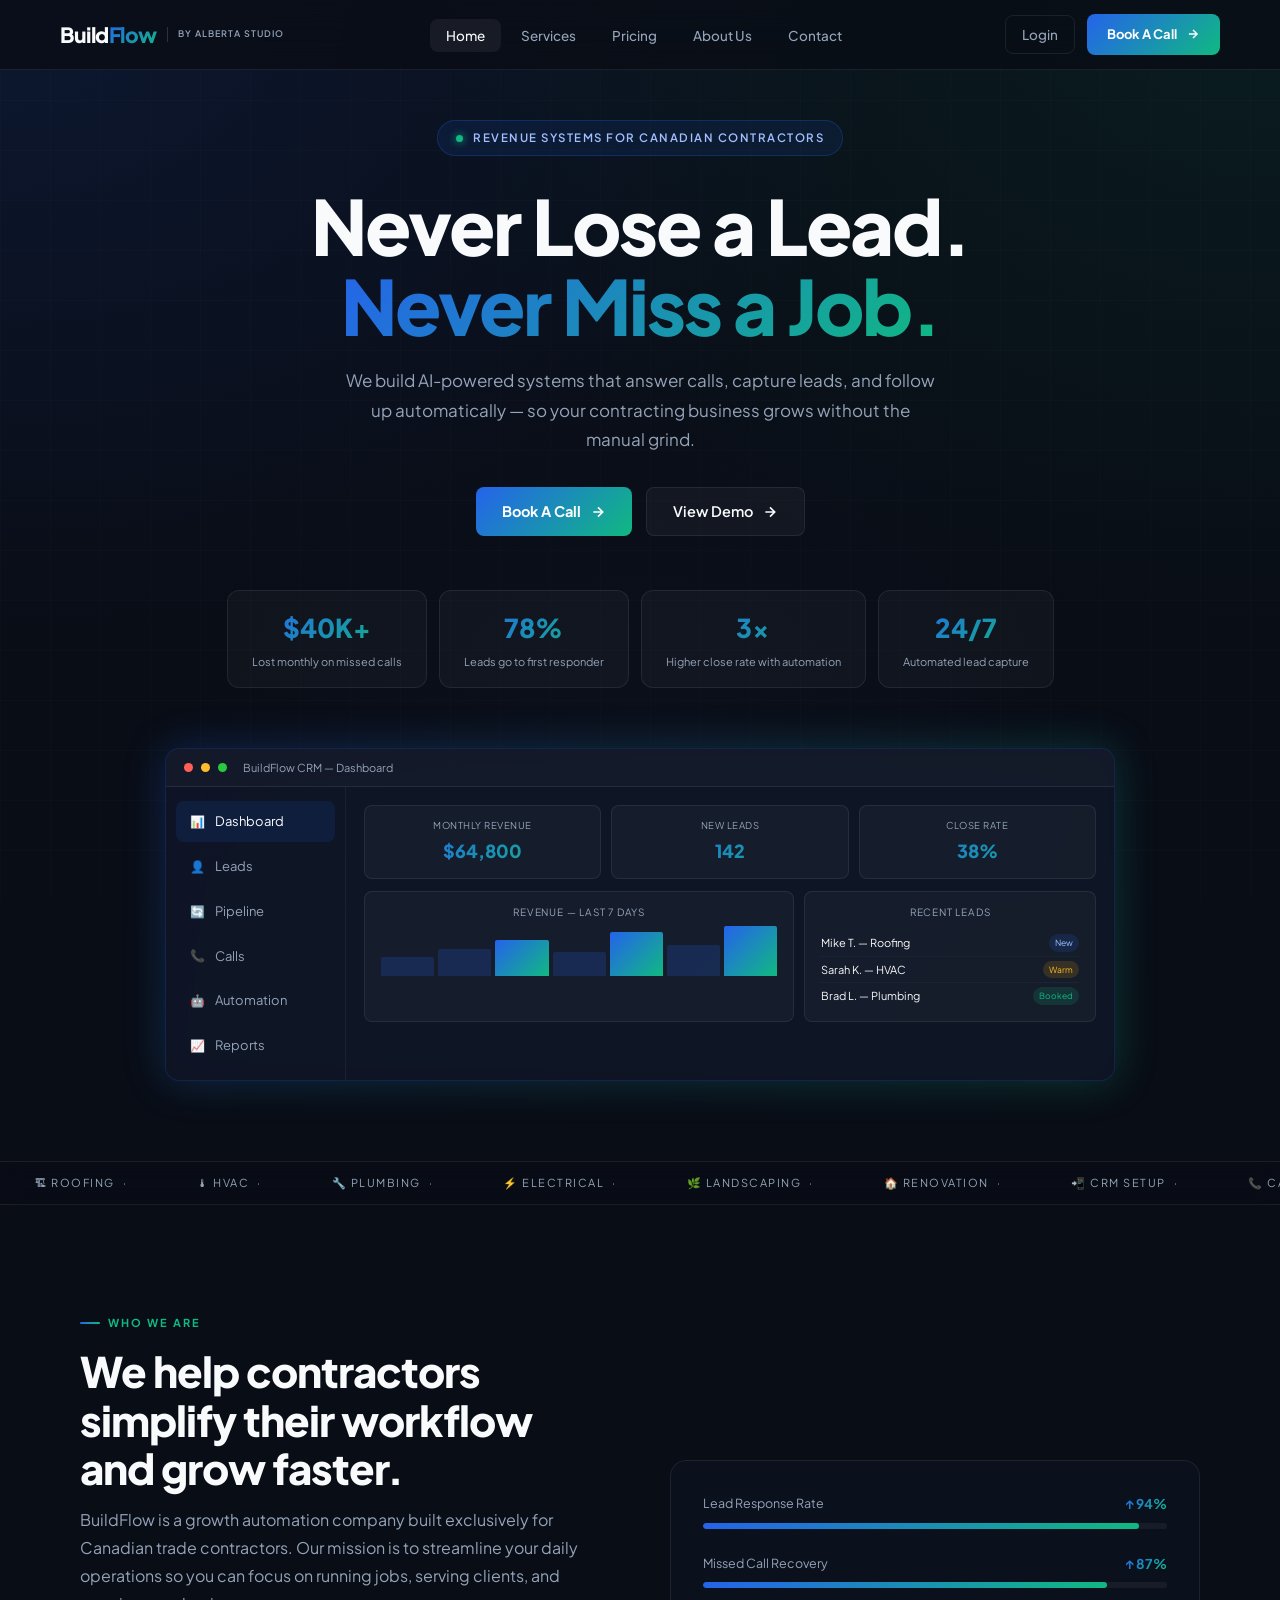
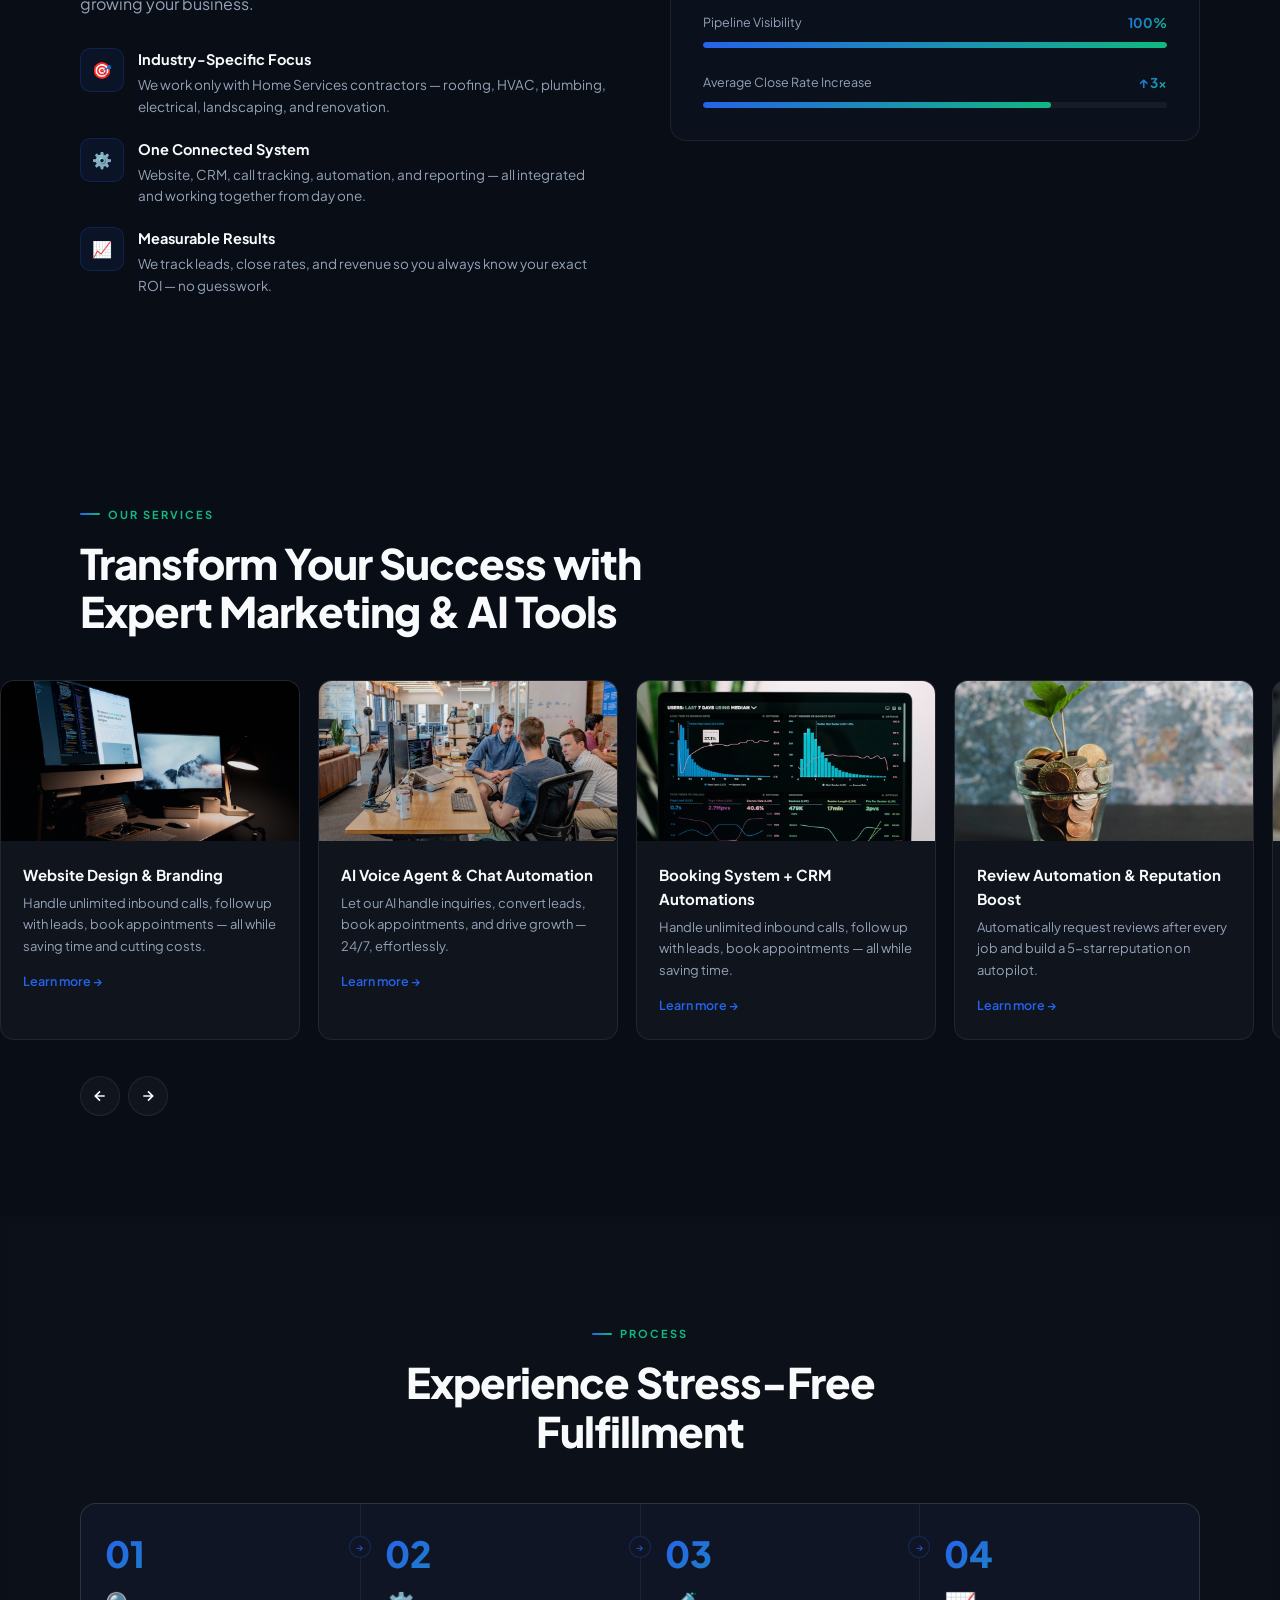
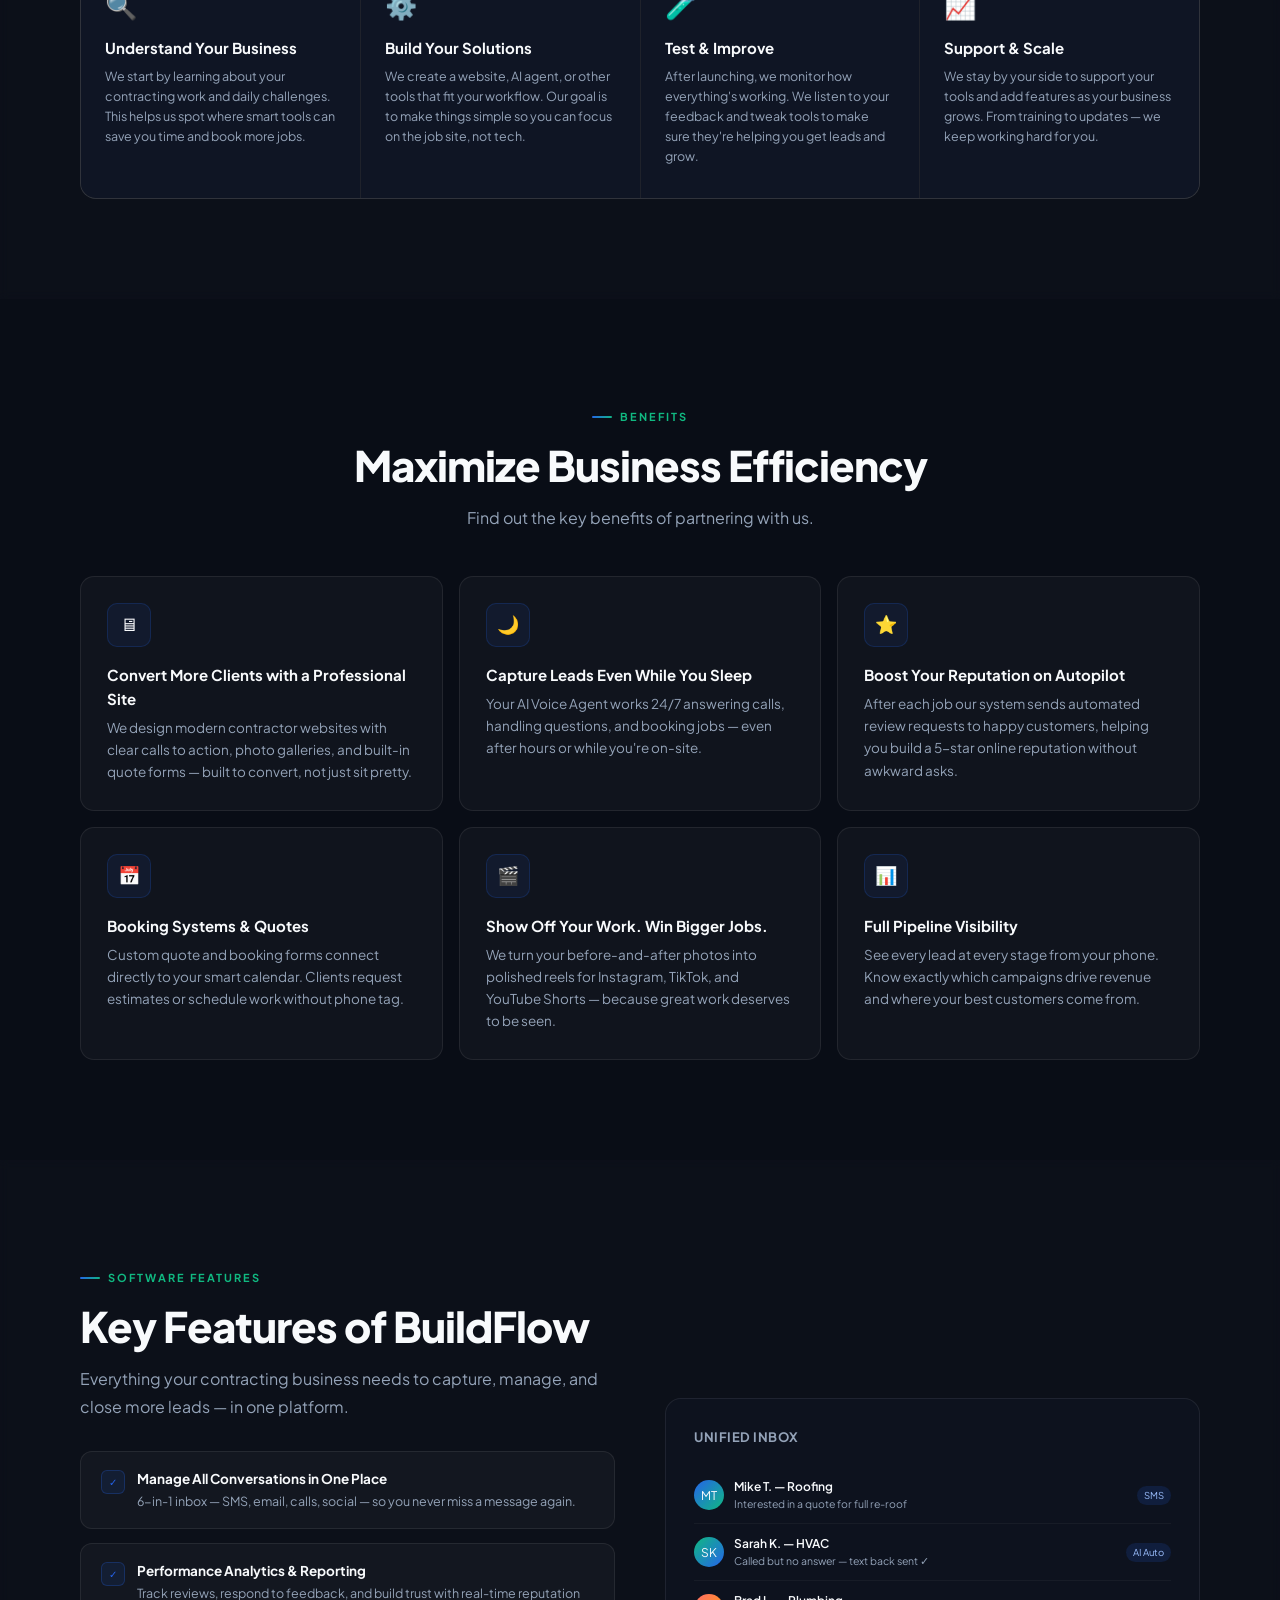
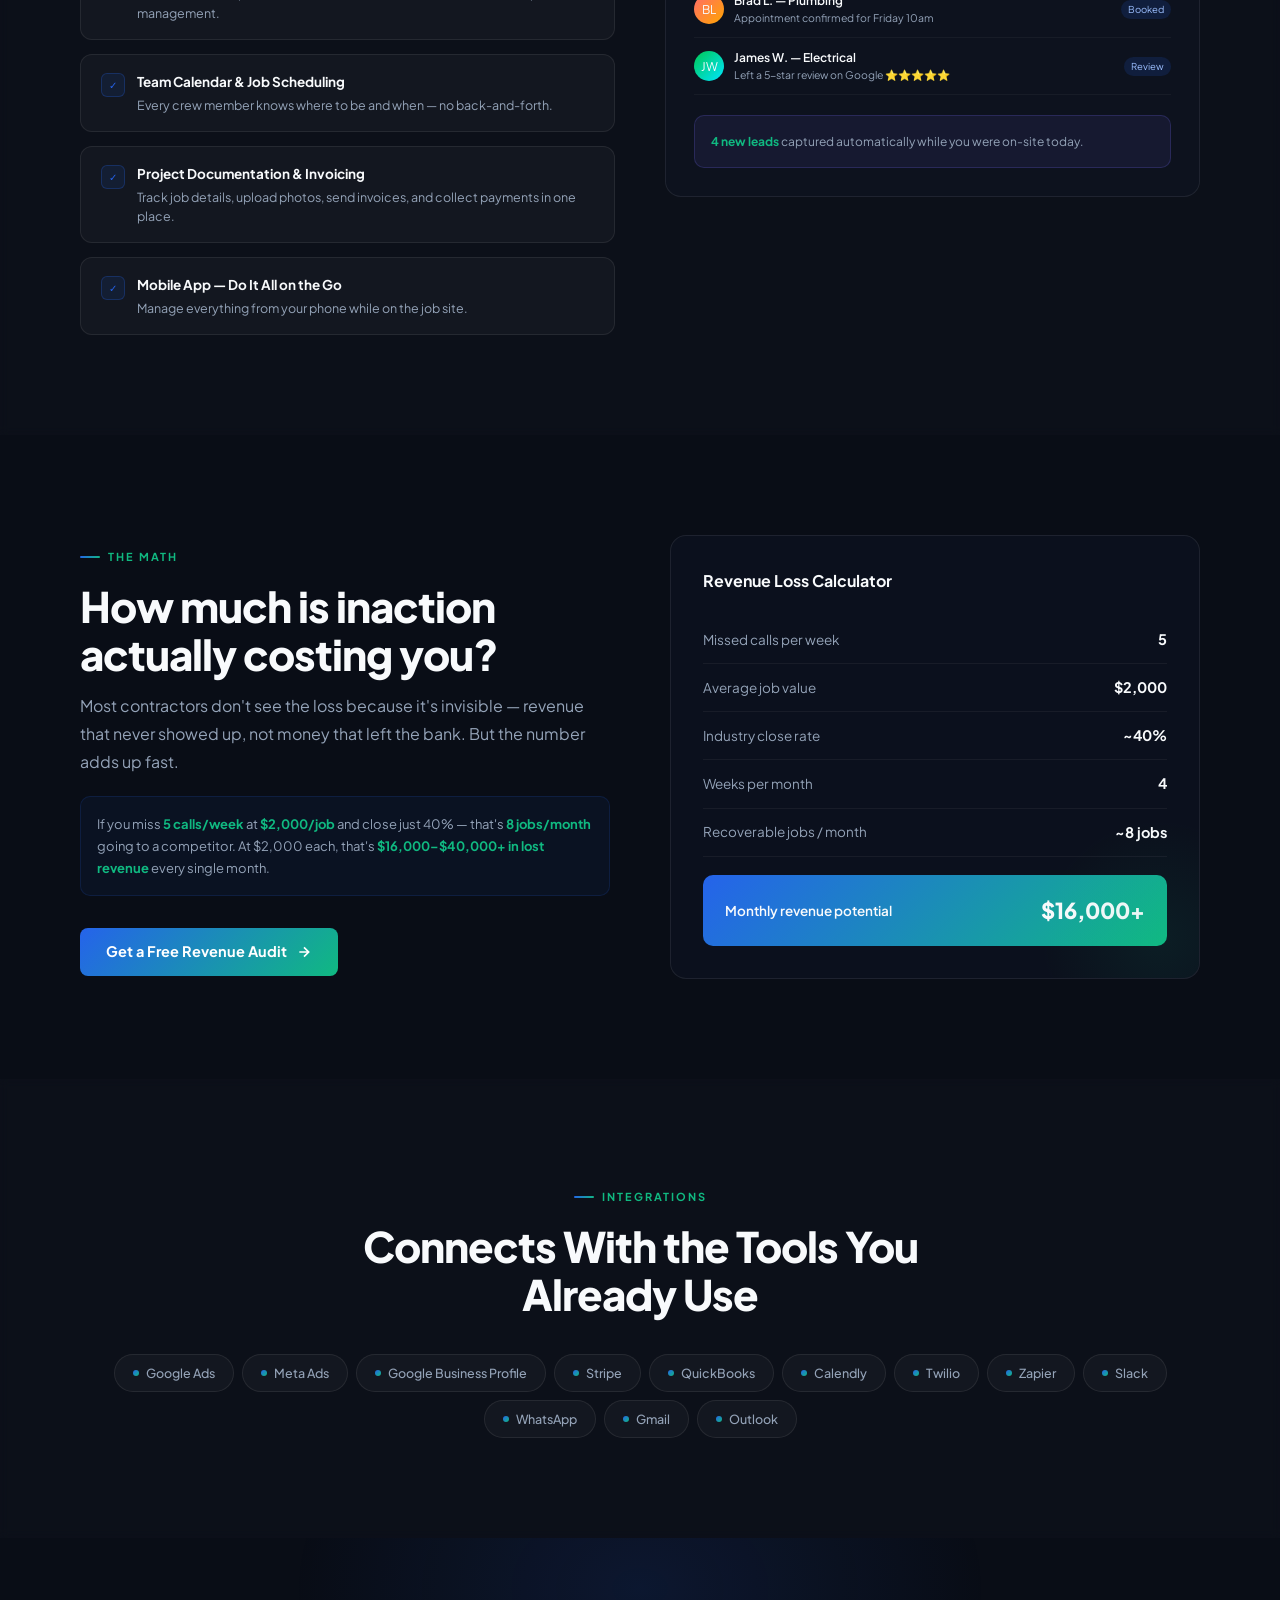
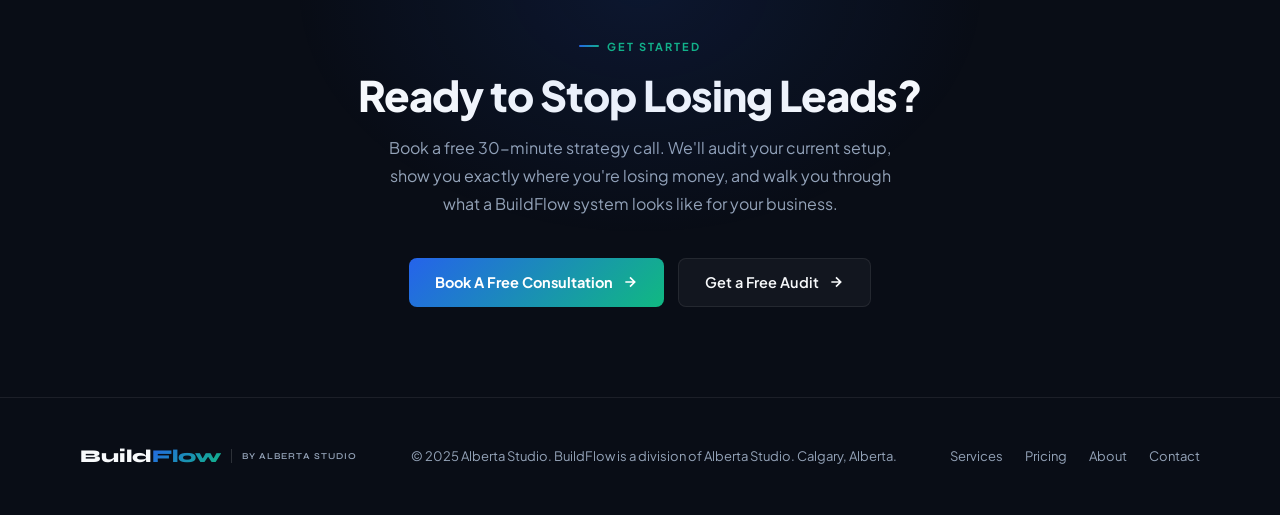
<file: index.html>
<!DOCTYPE html>
<html lang="en">
<head>
<meta charset="UTF-8"/>
<meta name="viewport" content="width=device-width, initial-scale=1.0"/>
<title>BuildFlow — Revenue Systems for Contractors</title>
<meta name="description" content="BuildFlow builds automated revenue systems for Canadian contractors — websites, CRM, call tracking, and SMS automation that turn missed calls into closed jobs."/>
<link rel="preconnect" href="https://fonts.googleapis.com"/>
<link href="https://fonts.googleapis.com/css2?family=Plus+Jakarta+Sans:wght@300;400;500;600;700;800&family=Syne:wght@700;800&display=swap" rel="stylesheet"/>
<link rel="icon" href="favicon.svg" type="image/svg+xml"/>
<link rel="apple-touch-icon" href="favicon.svg"/>
<link rel="stylesheet" href="styles.css">
</head>
<body>

<div class="bg-grid"></div>

<div class="page-content">

<!-- NAV -->
<nav>
  <a href="index.html" class="logo">Build<span>Flow</span><span class="logo-sub">by Alberta Studio</span></a>
  <ul class="nav-links">
    <li><a href="index.html" class="active">Home</a></li>
    <li><a href="services.html">Services</a></li>
    <li><a href="pricing.html">Pricing</a></li>
    <li><a href="about.html">About Us</a></li>
    <li><a href="contact.html">Contact</a></li>
  </ul>
  <div class="nav-right">
    <a href="login.html" class="btn-nav-login">Login</a>
    <a href="#cta" class="btn-glow" style="font-size:13px;padding:10px 20px">
      Book A Call
      <svg class="arrow" width="14" height="14" fill="none" stroke="currentColor" stroke-width="2.5" viewBox="0 0 24 24"><path d="M5 12h14M12 5l7 7-7 7"/></svg>
    </a>
  </div>
</nav>

<!-- HERO -->
<section class="hero">
  <div class="hero-badge"><span class="live-dot"></span>Revenue Systems for Canadian Contractors</div>
  <h1>Never Lose a Lead.<br><em>Never Miss a Job.</em></h1>
  <p class="hero-sub">We build AI-powered systems that answer calls, capture leads, and follow up automatically — so your contracting business grows without the manual grind.</p>
  <div class="hero-btns">
    <a href="#cta" class="btn-glow">
      Book A Call
      <svg class="arrow" width="16" height="16" fill="none" stroke="currentColor" stroke-width="2.5" viewBox="0 0 24 24"><path d="M5 12h14M12 5l7 7-7 7"/></svg>
    </a>
    <a href="#process" class="btn-ghost">
      <span>
        View Demo
        <svg width="16" height="16" fill="none" stroke="currentColor" stroke-width="2.5" viewBox="0 0 24 24"><path d="M5 12h14M12 5l7 7-7 7"/></svg>
      </span>
    </a>
  </div>
  <div class="hero-stats">
    <div class="h-stat"><div class="h-stat-num">$40K+</div><div class="h-stat-lbl">Lost monthly on missed calls</div></div>
    <div class="h-stat"><div class="h-stat-num">78%</div><div class="h-stat-lbl">Leads go to first responder</div></div>
    <div class="h-stat"><div class="h-stat-num">3×</div><div class="h-stat-lbl">Higher close rate with automation</div></div>
    <div class="h-stat"><div class="h-stat-num">24/7</div><div class="h-stat-lbl">Automated lead capture</div></div>
  </div>
  <!-- DASHBOARD -->
  <div class="hero-dash-wrap" style="animation:floatY 7s ease-in-out infinite">
    <div class="hero-dash-glow"></div>
    <div class="hero-dash">
      <div class="dash-bar">
        <div class="dash-dot" style="background:#ff5f57"></div>
        <div class="dash-dot" style="background:#febc2e"></div>
        <div class="dash-dot" style="background:#28c840"></div>
        <span style="font-size:11px;color:var(--muted);margin-left:8px">BuildFlow CRM — Dashboard</span>
      </div>
      <div class="dash-inner">
        <div class="dash-side">
          <div class="ds-item on"><span class="ds-icon">📊</span>Dashboard</div>
          <div class="ds-item"><span class="ds-icon">👤</span>Leads</div>
          <div class="ds-item"><span class="ds-icon">🔄</span>Pipeline</div>
          <div class="ds-item"><span class="ds-icon">📞</span>Calls</div>
          <div class="ds-item"><span class="ds-icon">🤖</span>Automation</div>
          <div class="ds-item"><span class="ds-icon">📈</span>Reports</div>
        </div>
        <div class="dash-main">
          <div class="dm-row">
            <div class="dm-card"><div class="dm-label">Monthly Revenue</div><div class="dm-val">$64,800</div></div>
            <div class="dm-card"><div class="dm-label">New Leads</div><div class="dm-val">142</div></div>
            <div class="dm-card"><div class="dm-label">Close Rate</div><div class="dm-val">38%</div></div>
          </div>
          <div class="dm-row">
            <div class="dm-chart">
              <div style="font-size:10px;color:var(--muted);text-transform:uppercase;letter-spacing:.8px">Revenue — Last 7 Days</div>
              <div class="dm-bars">
                <div class="db" style="height:38%"></div>
                <div class="db" style="height:55%"></div>
                <div class="db hi" style="height:72%"></div>
                <div class="db" style="height:48%"></div>
                <div class="db hi" style="height:88%"></div>
                <div class="db" style="height:63%"></div>
                <div class="db hi" style="height:100%"></div>
              </div>
            </div>
            <div class="dm-leads">
              <div style="font-size:10px;color:var(--muted);text-transform:uppercase;letter-spacing:.8px;margin-bottom:10px">Recent Leads</div>
              <div class="dl-row"><span>Mike T. — Roofing</span><span class="dl-tag new">New</span></div>
              <div class="dl-row"><span>Sarah K. — HVAC</span><span class="dl-tag warm">Warm</span></div>
              <div class="dl-row"><span>Brad L. — Plumbing</span><span class="dl-tag booked">Booked</span></div>
            </div>
          </div>
        </div>
      </div>
    </div>
  </div>
</section>

<!-- TICKER -->
<div class="ticker-wrap">
  <div class="ticker-track">
    <div class="ticker-item">🏗 Roofing <span class="ticker-sep">·</span></div>
    <div class="ticker-item">🌡 HVAC <span class="ticker-sep">·</span></div>
    <div class="ticker-item">🔧 Plumbing <span class="ticker-sep">·</span></div>
    <div class="ticker-item">⚡ Electrical <span class="ticker-sep">·</span></div>
    <div class="ticker-item">🌿 Landscaping <span class="ticker-sep">·</span></div>
    <div class="ticker-item">🏠 Renovation <span class="ticker-sep">·</span></div>
    <div class="ticker-item">📲 CRM Setup <span class="ticker-sep">·</span></div>
    <div class="ticker-item">📞 Call Tracking <span class="ticker-sep">·</span></div>
    <div class="ticker-item">💬 SMS Automation <span class="ticker-sep">·</span></div>
    <div class="ticker-item">📊 Sales Pipeline <span class="ticker-sep">·</span></div>
    <div class="ticker-item">🤖 Lead Automation <span class="ticker-sep">·</span></div>
    <div class="ticker-item">🏗 Roofing <span class="ticker-sep">·</span></div>
    <div class="ticker-item">🌡 HVAC <span class="ticker-sep">·</span></div>
    <div class="ticker-item">🔧 Plumbing <span class="ticker-sep">·</span></div>
    <div class="ticker-item">⚡ Electrical <span class="ticker-sep">·</span></div>
    <div class="ticker-item">🌿 Landscaping <span class="ticker-sep">·</span></div>
    <div class="ticker-item">🏠 Renovation <span class="ticker-sep">·</span></div>
    <div class="ticker-item">📲 CRM Setup <span class="ticker-sep">·</span></div>
    <div class="ticker-item">📞 Call Tracking <span class="ticker-sep">·</span></div>
    <div class="ticker-item">💬 SMS Automation <span class="ticker-sep">·</span></div>
    <div class="ticker-item">📊 Sales Pipeline <span class="ticker-sep">·</span></div>
    <div class="ticker-item">🤖 Lead Automation <span class="ticker-sep">·</span></div>
  </div>
</div>

<!-- WHO WE ARE -->
<section class="section">
  <div class="who-grid">
    <div class="reveal">
      <div class="sec-eyebrow">Who We Are</div>
      <h2 class="sec-h">We help contractors simplify their workflow and grow faster.</h2>
      <p class="sec-p">BuildFlow is a growth automation company built exclusively for Canadian trade contractors. Our mission is to streamline your daily operations so you can focus on running jobs, serving clients, and growing your business.</p>
      <div class="who-feats">
        <div class="who-feat"><div class="wf-icon">🎯</div><div><div class="wf-title">Industry-Specific Focus</div><div class="wf-desc">We work only with Home Services contractors — roofing, HVAC, plumbing, electrical, landscaping, and renovation.</div></div></div>
        <div class="who-feat"><div class="wf-icon">⚙️</div><div><div class="wf-title">One Connected System</div><div class="wf-desc">Website, CRM, call tracking, automation, and reporting — all integrated and working together from day one.</div></div></div>
        <div class="who-feat"><div class="wf-icon">📈</div><div><div class="wf-title">Measurable Results</div><div class="wf-desc">We track leads, close rates, and revenue so you always know your exact ROI — no guesswork.</div></div></div>
      </div>
    </div>
    <div class="reveal d2">
      <div class="metrics-card">
        <div class="metric-item"><div class="metric-top"><span class="metric-lbl">Lead Response Rate</span><span class="metric-val">↑ 94%</span></div><div class="prog"><div class="prog-fill" style="--w:94%"></div></div></div>
        <div class="metric-item"><div class="metric-top"><span class="metric-lbl">Missed Call Recovery</span><span class="metric-val">↑ 87%</span></div><div class="prog"><div class="prog-fill" style="--w:87%"></div></div></div>
        <div class="metric-item"><div class="metric-top"><span class="metric-lbl">Pipeline Visibility</span><span class="metric-val">100%</span></div><div class="prog"><div class="prog-fill" style="--w:100%"></div></div></div>
        <div class="metric-item"><div class="metric-top"><span class="metric-lbl">Average Close Rate Increase</span><span class="metric-val">↑ 3×</span></div><div class="prog"><div class="prog-fill" style="--w:75%"></div></div></div>
      </div>
    </div>
  </div>
</section>

<!-- SERVICES SLIDER -->
<section class="svc-section" id="services">
  <div class="svc-header reveal">
    <div class="sec-eyebrow">Our Services</div>
    <h2 class="sec-h">Transform Your Success with Expert Marketing &amp; AI Tools</h2>
  </div>
  <div class="svc-slider" id="svcSlider">
    <div class="svc-card"><div class="svc-img"><img src="images/services/01-website.jpg" alt="Website design for contractors" width="600" height="400" loading="lazy"/><div class="svc-img-bg"></div></div><div class="svc-body"><div class="svc-title">Website Design &amp; Branding</div><div class="svc-desc">Handle unlimited inbound calls, follow up with leads, book appointments — all while saving time and cutting costs.</div><a href="services.html" class="svc-link">Learn more →</a></div></div>
    <div class="svc-card"><div class="svc-img"><img src="images/services/02-ai-voice.jpg" alt="AI voice agent for contractors" width="600" height="400" loading="lazy"/><div class="svc-img-bg"></div></div><div class="svc-body"><div class="svc-title">AI Voice Agent &amp; Chat Automation</div><div class="svc-desc">Let our AI handle inquiries, convert leads, book appointments, and drive growth — 24/7, effortlessly.</div><a href="services.html" class="svc-link">Learn more →</a></div></div>
    <div class="svc-card"><div class="svc-img"><img src="images/services/03-crm-booking.jpg" alt="CRM and booking dashboard" width="600" height="400" loading="lazy"/><div class="svc-img-bg"></div></div><div class="svc-body"><div class="svc-title">Booking System + CRM Automations</div><div class="svc-desc">Handle unlimited inbound calls, follow up with leads, book appointments — all while saving time.</div><a href="services.html" class="svc-link">Learn more →</a></div></div>
    <div class="svc-card"><div class="svc-img"><img src="images/services/04-reviews.jpg" alt="Customer review automation" width="600" height="400" loading="lazy"/><div class="svc-img-bg"></div></div><div class="svc-body"><div class="svc-title">Review Automation &amp; Reputation Boost</div><div class="svc-desc">Automatically request reviews after every job and build a 5-star reputation on autopilot.</div><a href="services.html" class="svc-link">Learn more →</a></div></div>
    <div class="svc-card"><div class="svc-img"><img src="images/services/05-google-local.jpg" alt="Google Business Profile local search" width="600" height="400" loading="lazy"/><div class="svc-img-bg"></div></div><div class="svc-body"><div class="svc-title">Google Business Profile Setup</div><div class="svc-desc">Optimize your Google presence so local customers find you first when they need a contractor.</div><a href="services.html" class="svc-link">Learn more →</a></div></div>
    <div class="svc-card"><div class="svc-img"><img src="images/services/06-call-tracking.jpg" alt="Call tracking for contractor leads" width="600" height="400" loading="lazy"/><div class="svc-img-bg"></div></div><div class="svc-body"><div class="svc-title">Call Tracking &amp; CTI</div><div class="svc-desc">Know exactly which ads and pages drive phone calls. Every call logged, recorded, and attributed automatically.</div><a href="services.html" class="svc-link">Learn more →</a></div></div>
    <div class="svc-card"><div class="svc-img"><img src="images/services/07-sms-followup.jpg" alt="Automated SMS follow-up on mobile" width="600" height="400" loading="lazy"/><div class="svc-img-bg"></div></div><div class="svc-body"><div class="svc-title">Missed Call Text-Back</div><div class="svc-desc">Miss a call? An automated SMS fires within 60 seconds — keeping the lead warm while you call back.</div><a href="services.html" class="svc-link">Learn more →</a></div></div>
    <div class="svc-card"><div class="svc-img"><img src="images/services/03-crm-booking.jpg" alt="Analytics and reporting dashboard" width="600" height="400" loading="lazy"/><div class="svc-img-bg"></div></div><div class="svc-body"><div class="svc-title">Analytics &amp; Reporting Dashboard</div><div class="svc-desc">Revenue, close rate, cost-per-lead — all in one real-time dashboard so you know what's working.</div><a href="services.html" class="svc-link">Learn more →</a></div></div>
  </div>
  <div class="svc-controls">
    <button class="svc-btn" onclick="svcSlide(-1)"><svg width="16" height="16" fill="none" stroke="currentColor" stroke-width="2.5" viewBox="0 0 24 24"><path d="M19 12H5M12 19l-7-7 7-7"/></svg></button>
    <button class="svc-btn" onclick="svcSlide(1)"><svg width="16" height="16" fill="none" stroke="currentColor" stroke-width="2.5" viewBox="0 0 24 24"><path d="M5 12h14M12 5l7 7-7 7"/></svg></button>
  </div>
</section>

<!-- PROCESS -->
<section class="section alt" id="process">
  <div class="ctr reveal">
    <div class="sec-eyebrow">Process</div>
    <h2 class="sec-h">Experience Stress-Free Fulfillment</h2>
  </div>
  <div class="process-grid reveal d1">
    <div class="proc-step"><div class="proc-num">01</div><div class="proc-icon">🔍</div><div class="proc-title">Understand Your Business</div><div class="proc-desc">We start by learning about your contracting work and daily challenges. This helps us spot where smart tools can save you time and book more jobs.</div><div class="proc-arrow">→</div></div>
    <div class="proc-step"><div class="proc-num">02</div><div class="proc-icon">⚙️</div><div class="proc-title">Build Your Solutions</div><div class="proc-desc">We create a website, AI agent, or other tools that fit your workflow. Our goal is to make things simple so you can focus on the job site, not tech.</div><div class="proc-arrow">→</div></div>
    <div class="proc-step"><div class="proc-num">03</div><div class="proc-icon">🧪</div><div class="proc-title">Test &amp; Improve</div><div class="proc-desc">After launching, we monitor how everything's working. We listen to your feedback and tweak tools to make sure they're helping you get leads and grow.</div><div class="proc-arrow">→</div></div>
    <div class="proc-step"><div class="proc-num">04</div><div class="proc-icon">📈</div><div class="proc-title">Support &amp; Scale</div><div class="proc-desc">We stay by your side to support your tools and add features as your business grows. From training to updates — we keep working hard for you.</div></div>
  </div>
</section>

<!-- BENEFITS -->
<section class="section">
  <div class="ctr reveal">
    <div class="sec-eyebrow">Benefits</div>
    <h2 class="sec-h">Maximize Business Efficiency</h2>
    <p class="sec-p">Find out the key benefits of partnering with us.</p>
  </div>
  <div class="benefits-grid">
    <div class="ben-card reveal d1"><div class="ben-icon">🖥</div><div class="ben-title">Convert More Clients with a Professional Site</div><div class="ben-desc">We design modern contractor websites with clear calls to action, photo galleries, and built-in quote forms — built to convert, not just sit pretty.</div></div>
    <div class="ben-card reveal d2"><div class="ben-icon">🌙</div><div class="ben-title">Capture Leads Even While You Sleep</div><div class="ben-desc">Your AI Voice Agent works 24/7 answering calls, handling questions, and booking jobs — even after hours or while you're on-site.</div></div>
    <div class="ben-card reveal d3"><div class="ben-icon">⭐</div><div class="ben-title">Boost Your Reputation on Autopilot</div><div class="ben-desc">After each job our system sends automated review requests to happy customers, helping you build a 5-star online reputation without awkward asks.</div></div>
    <div class="ben-card reveal d1"><div class="ben-icon">📅</div><div class="ben-title">Booking Systems &amp; Quotes</div><div class="ben-desc">Custom quote and booking forms connect directly to your smart calendar. Clients request estimates or schedule work without phone tag.</div></div>
    <div class="ben-card reveal d2"><div class="ben-icon">🎬</div><div class="ben-title">Show Off Your Work. Win Bigger Jobs.</div><div class="ben-desc">We turn your before-and-after photos into polished reels for Instagram, TikTok, and YouTube Shorts — because great work deserves to be seen.</div></div>
    <div class="ben-card reveal d3"><div class="ben-icon">📊</div><div class="ben-title">Full Pipeline Visibility</div><div class="ben-desc">See every lead at every stage from your phone. Know exactly which campaigns drive revenue and where your best customers come from.</div></div>
  </div>
</section>

<!-- KEY FEATURES -->
<section class="section alt">
  <div class="features-grid">
    <div class="reveal">
      <div class="sec-eyebrow">Software Features</div>
      <h2 class="sec-h">Key Features of BuildFlow</h2>
      <p class="sec-p">Everything your contracting business needs to capture, manage, and close more leads — in one platform.</p>
      <div class="feat-list">
        <div class="feat-item"><div class="feat-check">✓</div><div><div class="feat-t">Manage All Conversations in One Place</div><div class="feat-d">6-in-1 inbox — SMS, email, calls, social — so you never miss a message again.</div></div></div>
        <div class="feat-item"><div class="feat-check">✓</div><div><div class="feat-t">Performance Analytics &amp; Reporting</div><div class="feat-d">Track reviews, respond to feedback, and build trust with real-time reputation management.</div></div></div>
        <div class="feat-item"><div class="feat-check">✓</div><div><div class="feat-t">Team Calendar &amp; Job Scheduling</div><div class="feat-d">Every crew member knows where to be and when — no back-and-forth.</div></div></div>
        <div class="feat-item"><div class="feat-check">✓</div><div><div class="feat-t">Project Documentation &amp; Invoicing</div><div class="feat-d">Track job details, upload photos, send invoices, and collect payments in one place.</div></div></div>
        <div class="feat-item"><div class="feat-check">✓</div><div><div class="feat-t">Mobile App — Do It All on the Go</div><div class="feat-d">Manage everything from your phone while on the job site.</div></div></div>
      </div>
    </div>
    <div class="feat-visual reveal d2">
      <div style="font-size:13px;font-weight:700;margin-bottom:20px;color:var(--muted);letter-spacing:.5px">UNIFIED INBOX</div>
      <div class="inbox-item"><div class="inbox-avatar">MT</div><div><div class="inbox-name">Mike T. — Roofing</div><div class="inbox-msg">Interested in a quote for full re-roof</div></div><div class="inbox-badge">SMS</div></div>
      <div class="inbox-item"><div class="inbox-avatar" style="background:var(--grad-r)">SK</div><div><div class="inbox-name">Sarah K. — HVAC</div><div class="inbox-msg">Called but no answer — text back sent ✓</div></div><div class="inbox-badge">AI Auto</div></div>
      <div class="inbox-item"><div class="inbox-avatar" style="background:linear-gradient(135deg,#ff6b6b,#ffa500)">BL</div><div><div class="inbox-name">Brad L. — Plumbing</div><div class="inbox-msg">Appointment confirmed for Friday 10am</div></div><div class="inbox-badge">Booked</div></div>
      <div class="inbox-item"><div class="inbox-avatar" style="background:linear-gradient(135deg,#00c853,#00e5ff)">JW</div><div><div class="inbox-name">James W. — Electrical</div><div class="inbox-msg">Left a 5-star review on Google ⭐⭐⭐⭐⭐</div></div><div class="inbox-badge">Review</div></div>
      <div style="margin-top:20px;padding:16px;background:rgba(123,111,255,0.08);border:1px solid rgba(123,111,255,0.2);border-radius:10px;font-size:12px;color:var(--muted)">
        <strong style="color:var(--accent2)">4 new leads</strong> captured automatically while you were on-site today.
      </div>
    </div>
  </div>
</section>

<!-- ROI -->
<section class="section" id="roi">
  <div class="roi-grid">
    <div class="reveal">
      <div class="sec-eyebrow">The Math</div>
      <h2 class="sec-h">How much is inaction actually costing you?</h2>
      <p class="sec-p">Most contractors don't see the loss because it's invisible — revenue that never showed up, not money that left the bank. But the number adds up fast.</p>
      <div class="roi-highlight">
        If you miss <strong>5 calls/week</strong> at <strong>$2,000/job</strong> and close just 40% — that's <strong>8 jobs/month</strong> going to a competitor. At $2,000 each, that's <strong>$16,000–$40,000+ in lost revenue</strong> every single month.
      </div>
      <div style="margin-top:32px;display:flex;gap:12px;flex-wrap:wrap">
        <a href="#cta" class="btn-glow">Get a Free Revenue Audit <svg class="arrow" width="16" height="16" fill="none" stroke="currentColor" stroke-width="2.5" viewBox="0 0 24 24"><path d="M5 12h14M12 5l7 7-7 7"/></svg></a>
      </div>
    </div>
    <div class="roi-box reveal d2">
      <div style="font-weight:700;font-size:16px;margin-bottom:22px">Revenue Loss Calculator</div>
      <div class="roi-r"><span class="roi-rl">Missed calls per week</span><span class="roi-rv">5</span></div>
      <div class="roi-r"><span class="roi-rl">Average job value</span><span class="roi-rv">$2,000</span></div>
      <div class="roi-r"><span class="roi-rl">Industry close rate</span><span class="roi-rv">~40%</span></div>
      <div class="roi-r"><span class="roi-rl">Weeks per month</span><span class="roi-rv">4</span></div>
      <div class="roi-r"><span class="roi-rl">Recoverable jobs / month</span><span class="roi-rv">~8 jobs</span></div>
      <div class="roi-total"><span class="roi-tl">Monthly revenue potential</span><span class="roi-tv">$16,000+</span></div>
    </div>
  </div>
</section>

<!-- INTEGRATIONS -->
<section class="section alt ctr">
  <div class="reveal">
    <div class="sec-eyebrow">Integrations</div>
    <h2 class="sec-h">Connects With the Tools You Already Use</h2>
  </div>
  <div class="int-pills reveal d1">
    <div class="int-pill"><span class="int-d"></span>Google Ads</div>
    <div class="int-pill"><span class="int-d"></span>Meta Ads</div>
    <div class="int-pill"><span class="int-d"></span>Google Business Profile</div>
    <div class="int-pill"><span class="int-d"></span>Stripe</div>
    <div class="int-pill"><span class="int-d"></span>QuickBooks</div>
    <div class="int-pill"><span class="int-d"></span>Calendly</div>
    <div class="int-pill"><span class="int-d"></span>Twilio</div>
    <div class="int-pill"><span class="int-d"></span>Zapier</div>
    <div class="int-pill"><span class="int-d"></span>Slack</div>
    <div class="int-pill"><span class="int-d"></span>WhatsApp</div>
    <div class="int-pill"><span class="int-d"></span>Gmail</div>
    <div class="int-pill"><span class="int-d"></span>Outlook</div>
  </div>
</section>

<!-- CTA -->
<section class="cta-section" id="cta">
  <div class="sec-eyebrow" style="justify-content:center">Get Started</div>
  <h2 class="sec-h ctr">Ready to Stop Losing Leads?</h2>
  <p class="sec-p ctr">Book a free 30-minute strategy call. We'll audit your current setup, show you exactly where you're losing money, and walk you through what a BuildFlow system looks like for your business.</p>
  <div class="cta-btns">
    <a href="contact.html?type=strategy" class="btn-glow">
      Book A Free Consultation
      <svg class="arrow" width="16" height="16" fill="none" stroke="currentColor" stroke-width="2.5" viewBox="0 0 24 24"><path d="M5 12h14M12 5l7 7-7 7"/></svg>
    </a>
    <a href="contact.html?type=strategy&interest=advice" class="btn-ghost">
      <span>
        Get a Free Audit
        <svg width="16" height="16" fill="none" stroke="currentColor" stroke-width="2.5" viewBox="0 0 24 24"><path d="M5 12h14M12 5l7 7-7 7"/></svg>
      </span>
    </a>
  </div>
</section>

<!-- FOOTER -->
<footer>
  <a href="index.html" class="footer-logo">Build<span>Flow</span><span class="logo-sub">by Alberta Studio</span></a>
  <div class="footer-copy">© 2025 Alberta Studio. BuildFlow is a division of Alberta Studio. Calgary, Alberta.</div>
  <div class="footer-links">
    <a href="services.html">Services</a>
    <a href="pricing.html">Pricing</a>
    <a href="about.html">About</a>
    <a href="contact.html">Contact</a>
  </div>
</footer>

</div><!-- end page-content -->

<script>

/* ══ SCROLL REVEAL ══ */
const revEls = document.querySelectorAll('.reveal');
const rio = new IntersectionObserver((entries)=>{
  entries.forEach(e=>{
    if(e.isIntersecting){
      e.target.classList.add('in');
      e.target.querySelectorAll('.prog-fill').forEach(p=>p.style.width=p.style.getPropertyValue('--w'));
    }
  });
},{threshold:0.1});
revEls.forEach(r=>rio.observe(r));

/* ══ SERVICE SLIDER ══ */
function svcSlide(dir){
  document.getElementById('svcSlider').scrollBy({left:dir*330,behavior:'smooth'});
}
</script>
</body>
</html>
</file>
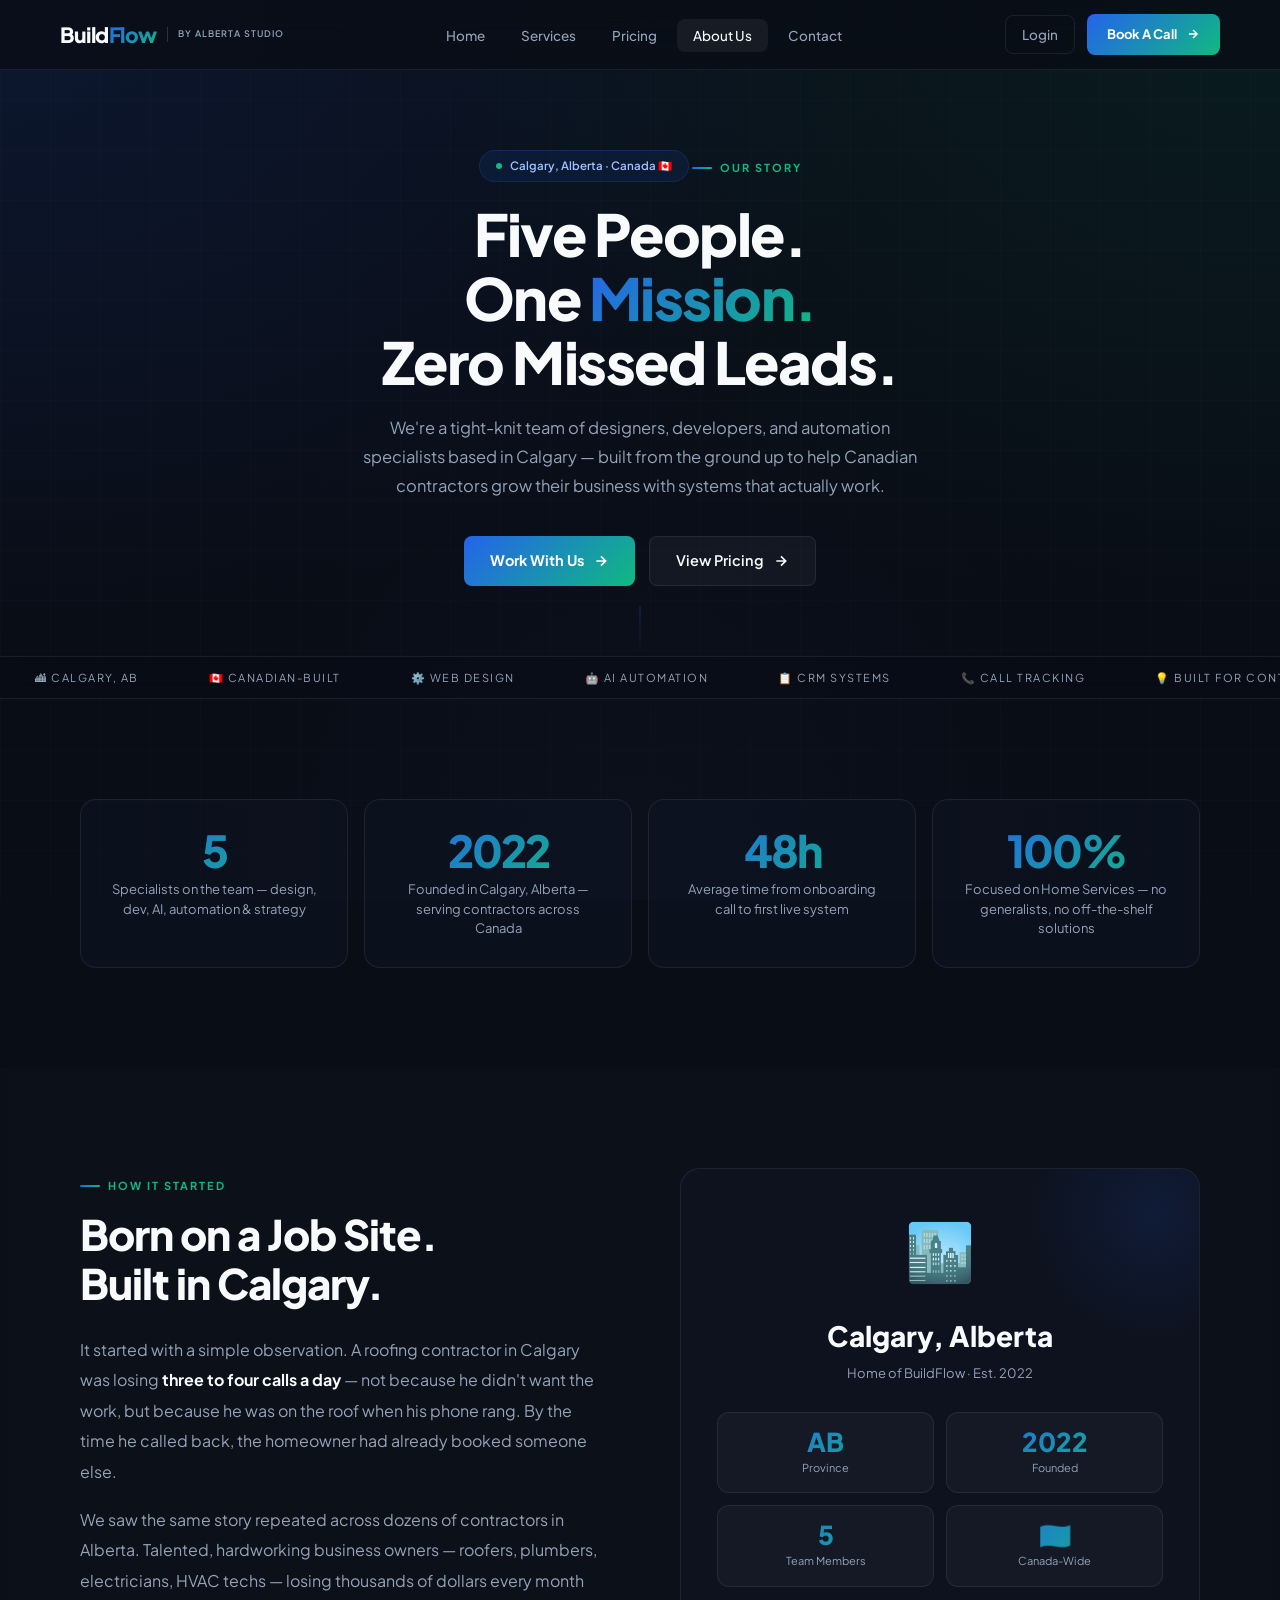
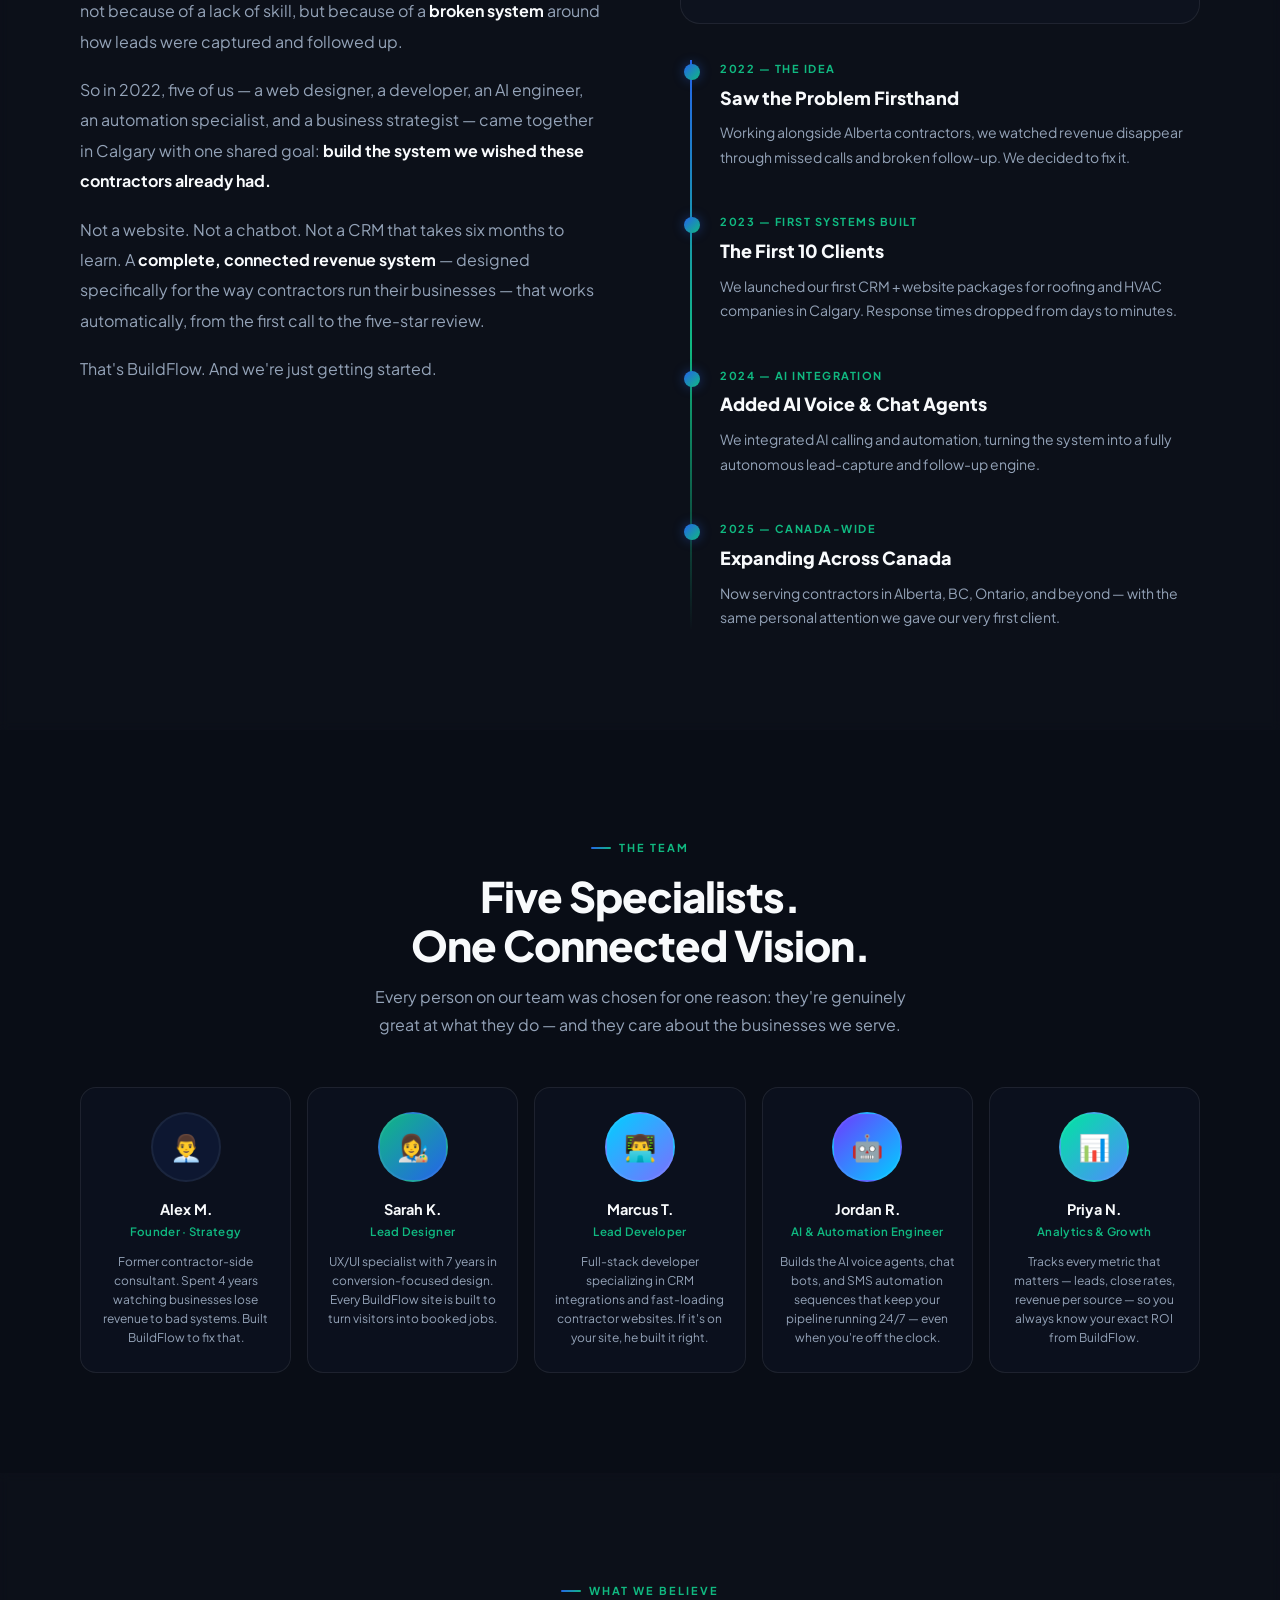
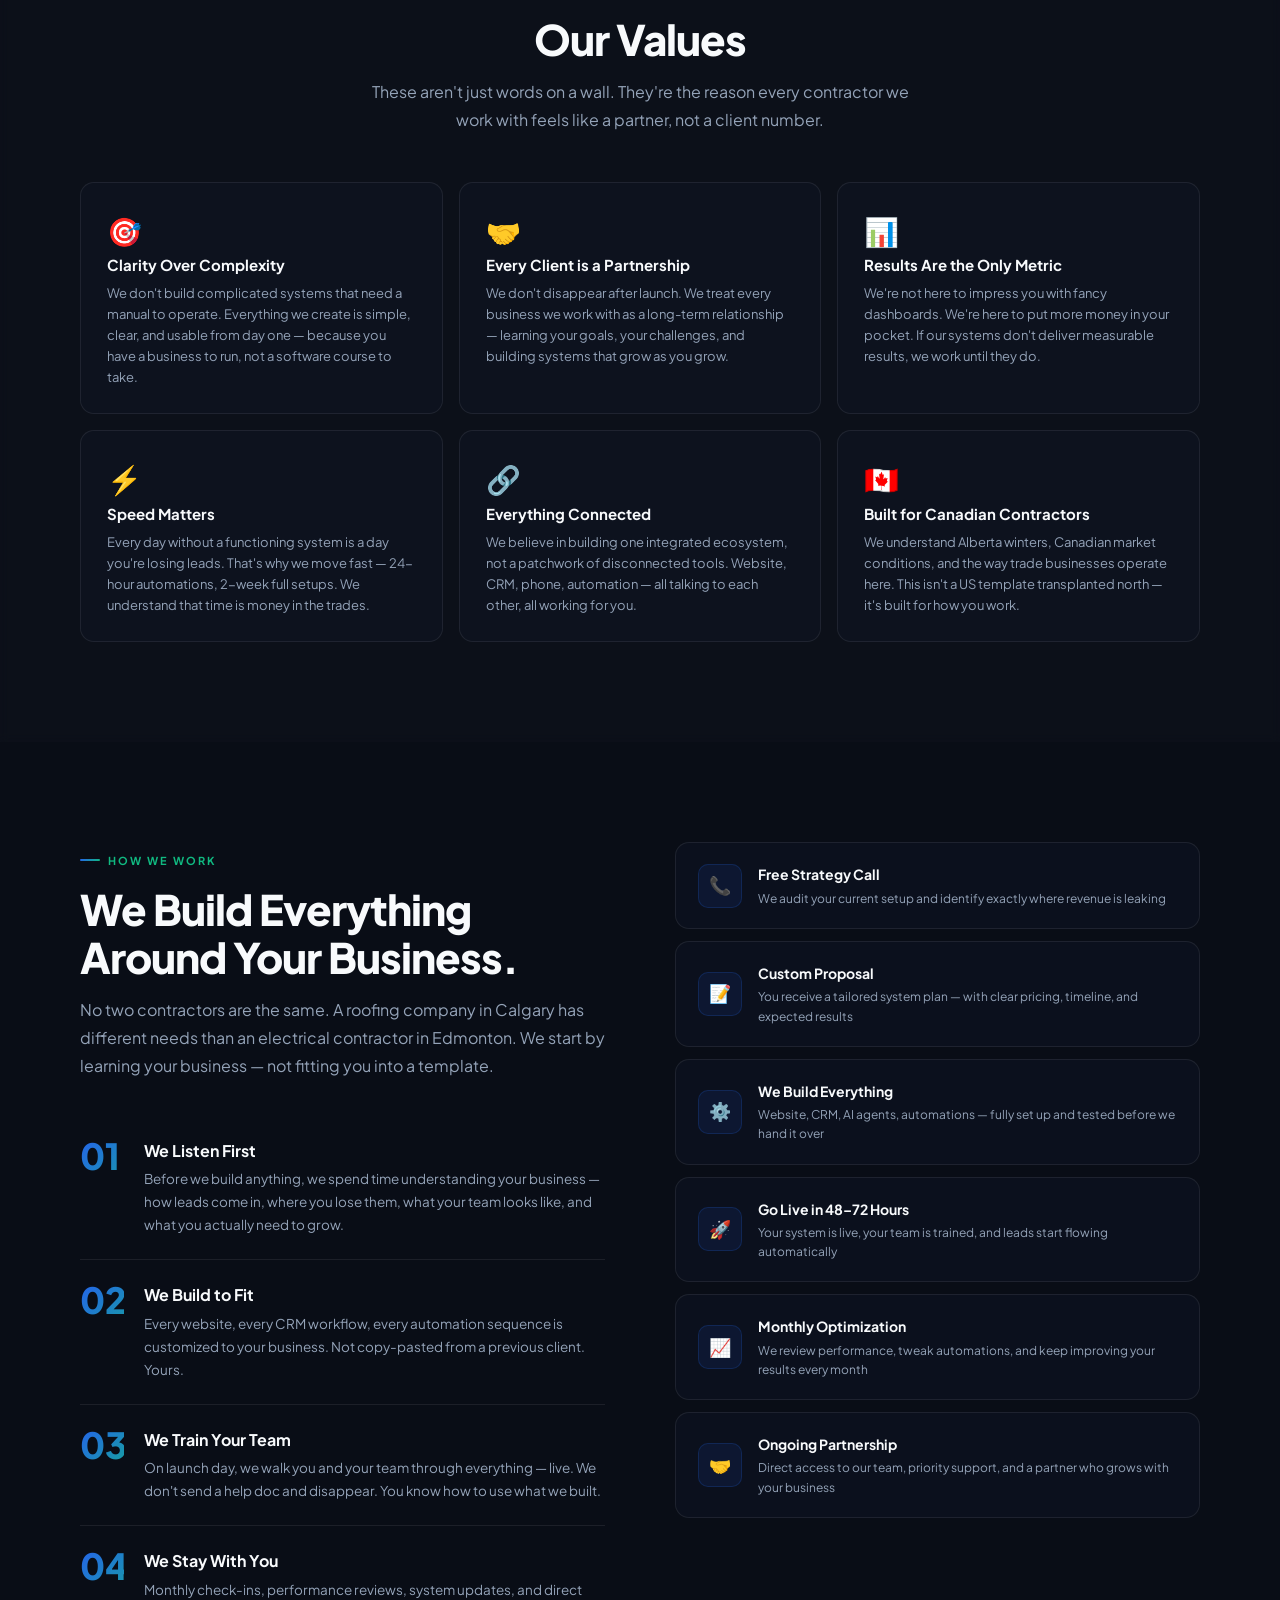
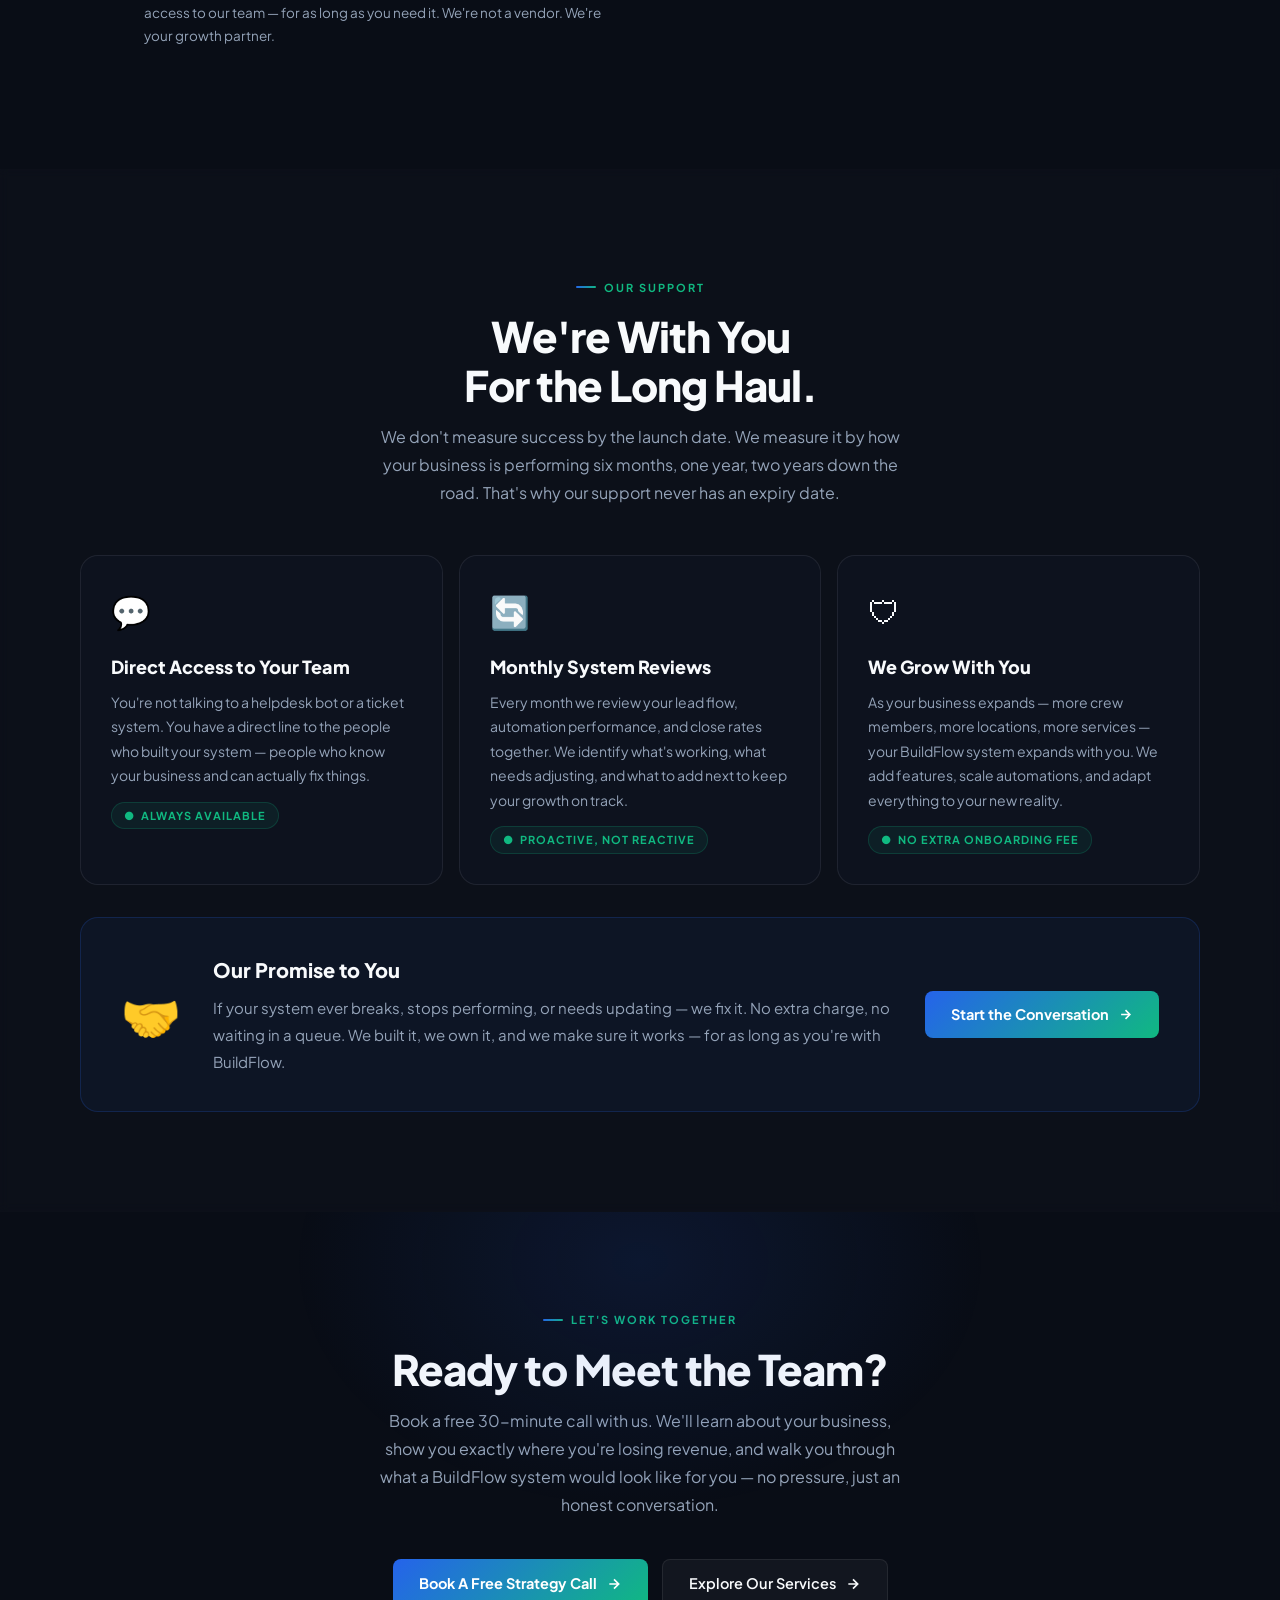
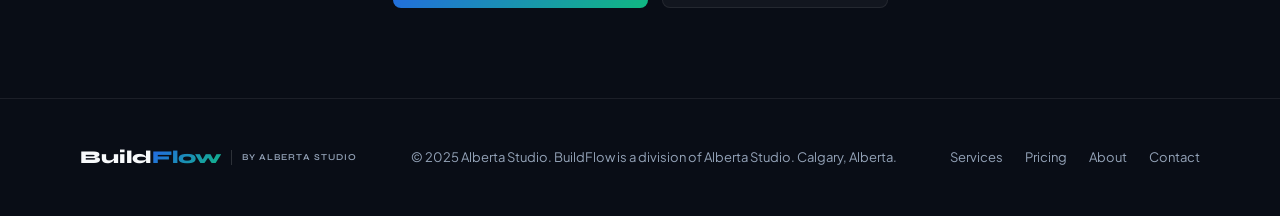
<file: about.html>
<!DOCTYPE html>
<html lang="en">
<head>
<meta charset="UTF-8"/>
<meta name="viewport" content="width=device-width, initial-scale=1.0"/>
<title>About Us — BuildFlow</title>
<meta name="description" content="BuildFlow is a Calgary-based team of 5 specialists in web design, automation, and AI — built to help Canadian contractors grow their revenue."/>
<link rel="preconnect" href="https://fonts.googleapis.com"/>
<link href="https://fonts.googleapis.com/css2?family=Plus+Jakarta+Sans:wght@300;400;500;600;700;800&family=Syne:wght@700;800&display=swap" rel="stylesheet"/>
<link rel="icon" href="favicon.svg" type="image/svg+xml"/>
<link rel="apple-touch-icon" href="favicon.svg"/>
<link rel="stylesheet" href="styles.css">
</head>
<body>

<div class="bg-grid"></div>

<div class="page-content">

<!-- NAV -->
<nav>
  <a href="index.html" class="logo">Build<span>Flow</span><span class="logo-sub">by Alberta Studio</span></a>
  <ul class="nav-links">
    <li><a href="index.html">Home</a></li>
    <li><a href="services.html">Services</a></li>
    <li><a href="pricing.html">Pricing</a></li>
    <li><a href="about.html" class="active">About Us</a></li>
    <li><a href="contact.html">Contact</a></li>
  </ul>
  <div class="nav-right">
    <a href="login.html" class="btn-nav-login">Login</a>
    <a href="contact.html?type=strategy" class="btn-glow" style="font-size:13px;padding:10px 20px">Book A Call <svg class="arrow" width="14" height="14" fill="none" stroke="currentColor" stroke-width="2.5" viewBox="0 0 24 24"><path d="M5 12h14M12 5l7 7-7 7"/></svg></a>
  </div>
</nav>

<!-- HERO -->
<section class="page-hero" style="animation:fadeUp .8s ease both">
  <div class="location-pill"><span class="loc-dot"></span>Calgary, Alberta · Canada 🇨🇦</div>
  <div class="eyebrow">Our Story</div>
  <h1 class="page-h">Five People.<br>One <em>Mission.</em><br>Zero Missed Leads.</h1>
  <p class="page-sub">We're a tight-knit team of designers, developers, and automation specialists based in Calgary — built from the ground up to help Canadian contractors grow their business with systems that actually work.</p>
  <div class="hero-btns">
    <a href="contact.html" class="btn-glow">Work With Us <svg class="arrow" width="16" height="16" fill="none" stroke="currentColor" stroke-width="2.5" viewBox="0 0 24 24"><path d="M5 12h14M12 5l7 7-7 7"/></svg></a>
    <a href="pricing.html" class="btn-ghost">View Pricing <svg width="16" height="16" fill="none" stroke="currentColor" stroke-width="2.5" viewBox="0 0 24 24"><path d="M5 12h14M12 5l7 7-7 7"/></svg></a>
  </div>
</section>

<!-- TICKER -->
<div class="ticker-wrap">
  <div class="ticker-track">
    <div class="ticker-item">🏙 Calgary, AB</div><div class="ticker-item">🇨🇦 Canadian-Built</div><div class="ticker-item">⚙️ Web Design</div><div class="ticker-item">🤖 AI Automation</div><div class="ticker-item">📋 CRM Systems</div><div class="ticker-item">📞 Call Tracking</div><div class="ticker-item">💡 Built for Contractors</div><div class="ticker-item">🚀 Fast Setup</div>
    <div class="ticker-item">🏙 Calgary, AB</div><div class="ticker-item">🇨🇦 Canadian-Built</div><div class="ticker-item">⚙️ Web Design</div><div class="ticker-item">🤖 AI Automation</div><div class="ticker-item">📋 CRM Systems</div><div class="ticker-item">📞 Call Tracking</div><div class="ticker-item">💡 Built for Contractors</div><div class="ticker-item">🚀 Fast Setup</div>
  </div>
</div>

<!-- NUMBERS -->
<section class="section">
  <div class="numbers-row">
    <div class="num-card reveal d1"><div class="num-val">5</div><div class="num-lbl">Specialists on the team — design, dev, AI, automation &amp; strategy</div></div>
    <div class="num-card reveal d2"><div class="num-val">2022</div><div class="num-lbl">Founded in Calgary, Alberta — serving contractors across Canada</div></div>
    <div class="num-card reveal d3"><div class="num-val">48h</div><div class="num-lbl">Average time from onboarding call to first live system</div></div>
    <div class="num-card reveal d4"><div class="num-val">100%</div><div class="num-lbl">Focused on Home Services — no generalists, no off-the-shelf solutions</div></div>
  </div>
</section>

<!-- STORY -->
<section class="section alt">
  <div class="story-grid">
    <div class="story-text reveal">
      <div class="sec-ey">How It Started</div>
      <h2 class="sec-h">Born on a Job Site.<br>Built in Calgary.</h2>
      <div style="margin-top:28px">
        <p>It started with a simple observation. A roofing contractor in Calgary was losing <strong>three to four calls a day</strong> — not because he didn't want the work, but because he was on the roof when his phone rang. By the time he called back, the homeowner had already booked someone else.</p>
        <p>We saw the same story repeated across dozens of contractors in Alberta. Talented, hardworking business owners — roofers, plumbers, electricians, HVAC techs — losing thousands of dollars every month not because of a lack of skill, but because of a <strong>broken system</strong> around how leads were captured and followed up.</p>
        <p>So in 2022, five of us — a web designer, a developer, an AI engineer, an automation specialist, and a business strategist — came together in Calgary with one shared goal: <strong>build the system we wished these contractors already had.</strong></p>
        <p>Not a website. Not a chatbot. Not a CRM that takes six months to learn. A <strong>complete, connected revenue system</strong> — designed specifically for the way contractors run their businesses — that works automatically, from the first call to the five-star review.</p>
        <p>That's BuildFlow. And we're just getting started.</p>
      </div>
    </div>
    <div class="reveal d2">
      <div class="city-card">
        <span class="city-skyline">🏙️</span>
        <div class="city-name">Calgary, Alberta</div>
        <div class="city-sub">Home of BuildFlow · Est. 2022</div>
        <div class="city-stats">
          <div class="cs"><div class="cs-num">AB</div><div class="cs-lbl">Province</div></div>
          <div class="cs"><div class="cs-num">2022</div><div class="cs-lbl">Founded</div></div>
          <div class="cs"><div class="cs-num">5</div><div class="cs-lbl">Team Members</div></div>
          <div class="cs"><div class="cs-num">🇨🇦</div><div class="cs-lbl">Canada-Wide</div></div>
        </div>
      </div>

      <!-- TIMELINE -->
      <div class="timeline" style="margin-top:36px">
        <div class="tl-item">
          <div class="tl-dot"></div>
          <div class="tl-year">2022 — The Idea</div>
          <div class="tl-title">Saw the Problem Firsthand</div>
          <div class="tl-desc">Working alongside Alberta contractors, we watched revenue disappear through missed calls and broken follow-up. We decided to fix it.</div>
        </div>
        <div class="tl-item">
          <div class="tl-dot"></div>
          <div class="tl-year">2023 — First Systems Built</div>
          <div class="tl-title">The First 10 Clients</div>
          <div class="tl-desc">We launched our first CRM + website packages for roofing and HVAC companies in Calgary. Response times dropped from days to minutes.</div>
        </div>
        <div class="tl-item">
          <div class="tl-dot"></div>
          <div class="tl-year">2024 — AI Integration</div>
          <div class="tl-title">Added AI Voice &amp; Chat Agents</div>
          <div class="tl-desc">We integrated AI calling and automation, turning the system into a fully autonomous lead-capture and follow-up engine.</div>
        </div>
        <div class="tl-item">
          <div class="tl-dot"></div>
          <div class="tl-year">2025 — Canada-Wide</div>
          <div class="tl-title">Expanding Across Canada</div>
          <div class="tl-desc">Now serving contractors in Alberta, BC, Ontario, and beyond — with the same personal attention we gave our very first client.</div>
        </div>
      </div>
    </div>
  </div>
</section>

<!-- TEAM -->
<section class="section">
  <div class="ctr reveal">
    <div class="sec-ey">The Team</div>
    <h2 class="sec-h">Five Specialists.<br>One Connected Vision.</h2>
    <p class="sec-p">Every person on our team was chosen for one reason: they're genuinely great at what they do — and they care about the businesses we serve.</p>
  </div>
  <div class="team-grid">
    <div class="team-card reveal d1">
      <div class="team-avatar">👨‍💼</div>
      <div class="team-name">Alex M.</div>
      <div class="team-role">Founder · Strategy</div>
      <div class="team-bio">Former contractor-side consultant. Spent 4 years watching businesses lose revenue to bad systems. Built BuildFlow to fix that.</div>
    </div>
    <div class="team-card reveal d2">
      <div class="team-avatar" style="background:var(--grad-r)">👩‍🎨</div>
      <div class="team-name">Sarah K.</div>
      <div class="team-role">Lead Designer</div>
      <div class="team-bio">UX/UI specialist with 7 years in conversion-focused design. Every BuildFlow site is built to turn visitors into booked jobs.</div>
    </div>
    <div class="team-card reveal d3">
      <div class="team-avatar" style="background:linear-gradient(135deg,#00cfff,#7b6fff)">👨‍💻</div>
      <div class="team-name">Marcus T.</div>
      <div class="team-role">Lead Developer</div>
      <div class="team-bio">Full-stack developer specializing in CRM integrations and fast-loading contractor websites. If it's on your site, he built it right.</div>
    </div>
    <div class="team-card reveal d4">
      <div class="team-avatar" style="background:linear-gradient(135deg,#6d3aff,#00cfff)">🤖</div>
      <div class="team-name">Jordan R.</div>
      <div class="team-role">AI &amp; Automation Engineer</div>
      <div class="team-bio">Builds the AI voice agents, chat bots, and SMS automation sequences that keep your pipeline running 24/7 — even when you're off the clock.</div>
    </div>
    <div class="team-card reveal d5">
      <div class="team-avatar" style="background:linear-gradient(135deg,#00e5a0,#4f8bff)">📊</div>
      <div class="team-name">Priya N.</div>
      <div class="team-role">Analytics &amp; Growth</div>
      <div class="team-bio">Tracks every metric that matters — leads, close rates, revenue per source — so you always know your exact ROI from BuildFlow.</div>
    </div>
  </div>
</section>

<!-- VALUES -->
<section class="section alt">
  <div class="ctr reveal">
    <div class="sec-ey">What We Believe</div>
    <h2 class="sec-h">Our Values</h2>
    <p class="sec-p">These aren't just words on a wall. They're the reason every contractor we work with feels like a partner, not a client number.</p>
  </div>
  <div class="values-grid">
    <div class="val-card reveal d1">
      <span class="val-icon">🎯</span>
      <div class="val-title">Clarity Over Complexity</div>
      <div class="val-desc">We don't build complicated systems that need a manual to operate. Everything we create is simple, clear, and usable from day one — because you have a business to run, not a software course to take.</div>
    </div>
    <div class="val-card reveal d2">
      <span class="val-icon">🤝</span>
      <div class="val-title">Every Client is a Partnership</div>
      <div class="val-desc">We don't disappear after launch. We treat every business we work with as a long-term relationship — learning your goals, your challenges, and building systems that grow as you grow.</div>
    </div>
    <div class="val-card reveal d3">
      <span class="val-icon">📊</span>
      <div class="val-title">Results Are the Only Metric</div>
      <div class="val-desc">We're not here to impress you with fancy dashboards. We're here to put more money in your pocket. If our systems don't deliver measurable results, we work until they do.</div>
    </div>
    <div class="val-card reveal d1">
      <span class="val-icon">⚡</span>
      <div class="val-title">Speed Matters</div>
      <div class="val-desc">Every day without a functioning system is a day you're losing leads. That's why we move fast — 24-hour automations, 2-week full setups. We understand that time is money in the trades.</div>
    </div>
    <div class="val-card reveal d2">
      <span class="val-icon">🔗</span>
      <div class="val-title">Everything Connected</div>
      <div class="val-desc">We believe in building one integrated ecosystem, not a patchwork of disconnected tools. Website, CRM, phone, automation — all talking to each other, all working for you.</div>
    </div>
    <div class="val-card reveal d3">
      <span class="val-icon">🇨🇦</span>
      <div class="val-title">Built for Canadian Contractors</div>
      <div class="val-desc">We understand Alberta winters, Canadian market conditions, and the way trade businesses operate here. This isn't a US template transplanted north — it's built for how you work.</div>
    </div>
  </div>
</section>

<!-- HOW WE WORK -->
<section class="section">
  <div class="approach-grid">
    <div class="reveal">
      <div class="sec-ey">How We Work</div>
      <h2 class="sec-h">We Build Everything Around Your Business.</h2>
      <p class="sec-p">No two contractors are the same. A roofing company in Calgary has different needs than an electrical contractor in Edmonton. We start by learning your business — not fitting you into a template.</p>
      <div class="approach-steps">
        <div class="ap-step">
          <div class="ap-num">01</div>
          <div><div class="ap-title">We Listen First</div><div class="ap-desc">Before we build anything, we spend time understanding your business — how leads come in, where you lose them, what your team looks like, and what you actually need to grow.</div></div>
        </div>
        <div class="ap-step">
          <div class="ap-num">02</div>
          <div><div class="ap-title">We Build to Fit</div><div class="ap-desc">Every website, every CRM workflow, every automation sequence is customized to your business. Not copy-pasted from a previous client. Yours.</div></div>
        </div>
        <div class="ap-step">
          <div class="ap-num">03</div>
          <div><div class="ap-title">We Train Your Team</div><div class="ap-desc">On launch day, we walk you and your team through everything — live. We don't send a help doc and disappear. You know how to use what we built.</div></div>
        </div>
        <div class="ap-step">
          <div class="ap-num">04</div>
          <div><div class="ap-title">We Stay With You</div><div class="ap-desc">Monthly check-ins, performance reviews, system updates, and direct access to our team — for as long as you need it. We're not a vendor. We're your growth partner.</div></div>
        </div>
      </div>
    </div>
    <div class="approach-visual reveal d2">
      <div class="av-card"><div class="av-icon">📞</div><div><div class="av-title">Free Strategy Call</div><div class="av-desc">We audit your current setup and identify exactly where revenue is leaking</div></div></div>
      <div class="av-card"><div class="av-icon">📝</div><div><div class="av-title">Custom Proposal</div><div class="av-desc">You receive a tailored system plan — with clear pricing, timeline, and expected results</div></div></div>
      <div class="av-card"><div class="av-icon">⚙️</div><div><div class="av-title">We Build Everything</div><div class="av-desc">Website, CRM, AI agents, automations — fully set up and tested before we hand it over</div></div></div>
      <div class="av-card"><div class="av-icon">🚀</div><div><div class="av-title">Go Live in 48–72 Hours</div><div class="av-desc">Your system is live, your team is trained, and leads start flowing automatically</div></div></div>
      <div class="av-card"><div class="av-icon">📈</div><div><div class="av-title">Monthly Optimization</div><div class="av-desc">We review performance, tweak automations, and keep improving your results every month</div></div></div>
      <div class="av-card"><div class="av-icon">🤝</div><div><div class="av-title">Ongoing Partnership</div><div class="av-desc">Direct access to our team, priority support, and a partner who grows with your business</div></div></div>
    </div>
  </div>
</section>

<!-- SUPPORT -->
<section class="section alt">
  <div class="ctr reveal">
    <div class="sec-ey">Our Support</div>
    <h2 class="sec-h">We're With You<br>For the Long Haul.</h2>
    <p class="sec-p">We don't measure success by the launch date. We measure it by how your business is performing six months, one year, two years down the road. That's why our support never has an expiry date.</p>
  </div>
  <div class="support-grid">
    <div class="sup-card reveal d1">
      <div class="sup-icon">💬</div>
      <div class="sup-title">Direct Access to Your Team</div>
      <div class="sup-desc">You're not talking to a helpdesk bot or a ticket system. You have a direct line to the people who built your system — people who know your business and can actually fix things.</div>
      <div class="sup-tag"><span>●</span> Always Available</div>
    </div>
    <div class="sup-card reveal d2">
      <div class="sup-icon">🔄</div>
      <div class="sup-title">Monthly System Reviews</div>
      <div class="sup-desc">Every month we review your lead flow, automation performance, and close rates together. We identify what's working, what needs adjusting, and what to add next to keep your growth on track.</div>
      <div class="sup-tag"><span>●</span> Proactive, Not Reactive</div>
    </div>
    <div class="sup-card reveal d3">
      <div class="sup-icon">🛡</div>
      <div class="sup-title">We Grow With You</div>
      <div class="sup-desc">As your business expands — more crew members, more locations, more services — your BuildFlow system expands with you. We add features, scale automations, and adapt everything to your new reality.</div>
      <div class="sup-tag"><span>●</span> No Extra Onboarding Fee</div>
    </div>
  </div>

  <!-- SUPPORT PROMISE -->
  <div class="support-promise reveal d1">
    <div class="support-promise-icon">🤝</div>
    <div class="support-promise-body">
      <div class="support-promise-title">Our Promise to You</div>
      <div class="support-promise-text">If your system ever breaks, stops performing, or needs updating — we fix it. No extra charge, no waiting in a queue. We built it, we own it, and we make sure it works — for as long as you're with BuildFlow.</div>
    </div>
    <a href="contact.html" class="btn-glow" style="flex-shrink:0">Start the Conversation <svg class="arrow" width="15" height="15" fill="none" stroke="currentColor" stroke-width="2.5" viewBox="0 0 24 24"><path d="M5 12h14M12 5l7 7-7 7"/></svg></a>
  </div>
</section>

<!-- CTA -->
<section class="cta-section" id="cta">
  <div class="eyebrow">Let's Work Together</div>
  <h2 class="sec-h ctr">Ready to Meet the Team?</h2>
  <p class="sec-p ctr">Book a free 30-minute call with us. We'll learn about your business, show you exactly where you're losing revenue, and walk you through what a BuildFlow system would look like for you — no pressure, just an honest conversation.</p>
  <div class="cta-btns">
    <a href="contact.html?type=strategy" class="btn-glow">Book A Free Strategy Call <svg class="arrow" width="16" height="16" fill="none" stroke="currentColor" stroke-width="2.5" viewBox="0 0 24 24"><path d="M5 12h14M12 5l7 7-7 7"/></svg></a>
    <a href="services.html" class="btn-ghost">Explore Our Services <svg width="16" height="16" fill="none" stroke="currentColor" stroke-width="2.5" viewBox="0 0 24 24"><path d="M5 12h14M12 5l7 7-7 7"/></svg></a>
  </div>
</section>

<!-- FOOTER -->
<footer>
  <a href="index.html" class="footer-logo">Build<span>Flow</span><span class="logo-sub">by Alberta Studio</span></a>
  <div class="footer-copy">© 2025 Alberta Studio. BuildFlow is a division of Alberta Studio. Calgary, Alberta.</div>
  <div class="footer-links">
    <a href="services.html">Services</a>
    <a href="pricing.html">Pricing</a>
    <a href="about.html">About</a>
    <a href="contact.html">Contact</a>
  </div>
</footer>

</div><!-- end page-content -->

<script>
/* REVEAL */
const rev=document.querySelectorAll('.reveal');
const io=new IntersectionObserver(e=>{e.forEach(x=>{if(x.isIntersecting)x.target.classList.add('in')})},{threshold:.08});
rev.forEach(r=>io.observe(r));
</script>
</body>
</html>
</file>
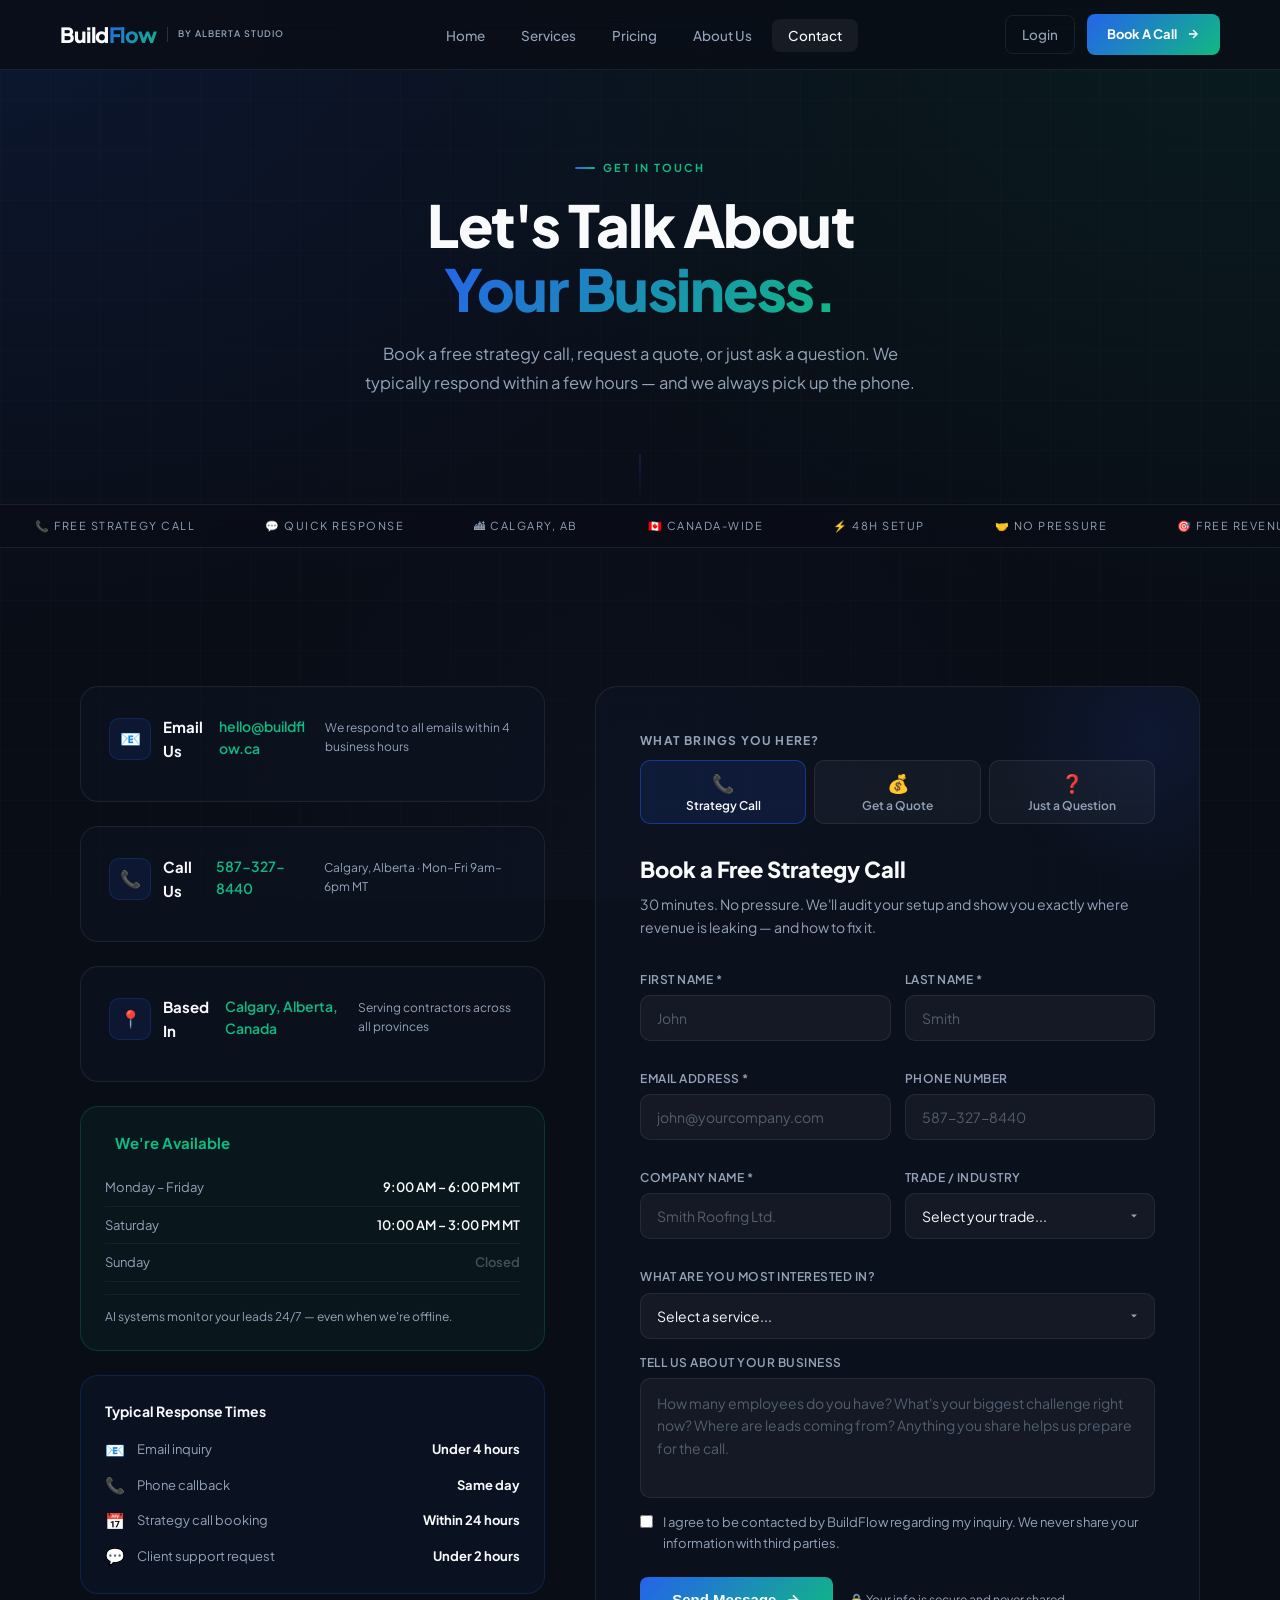
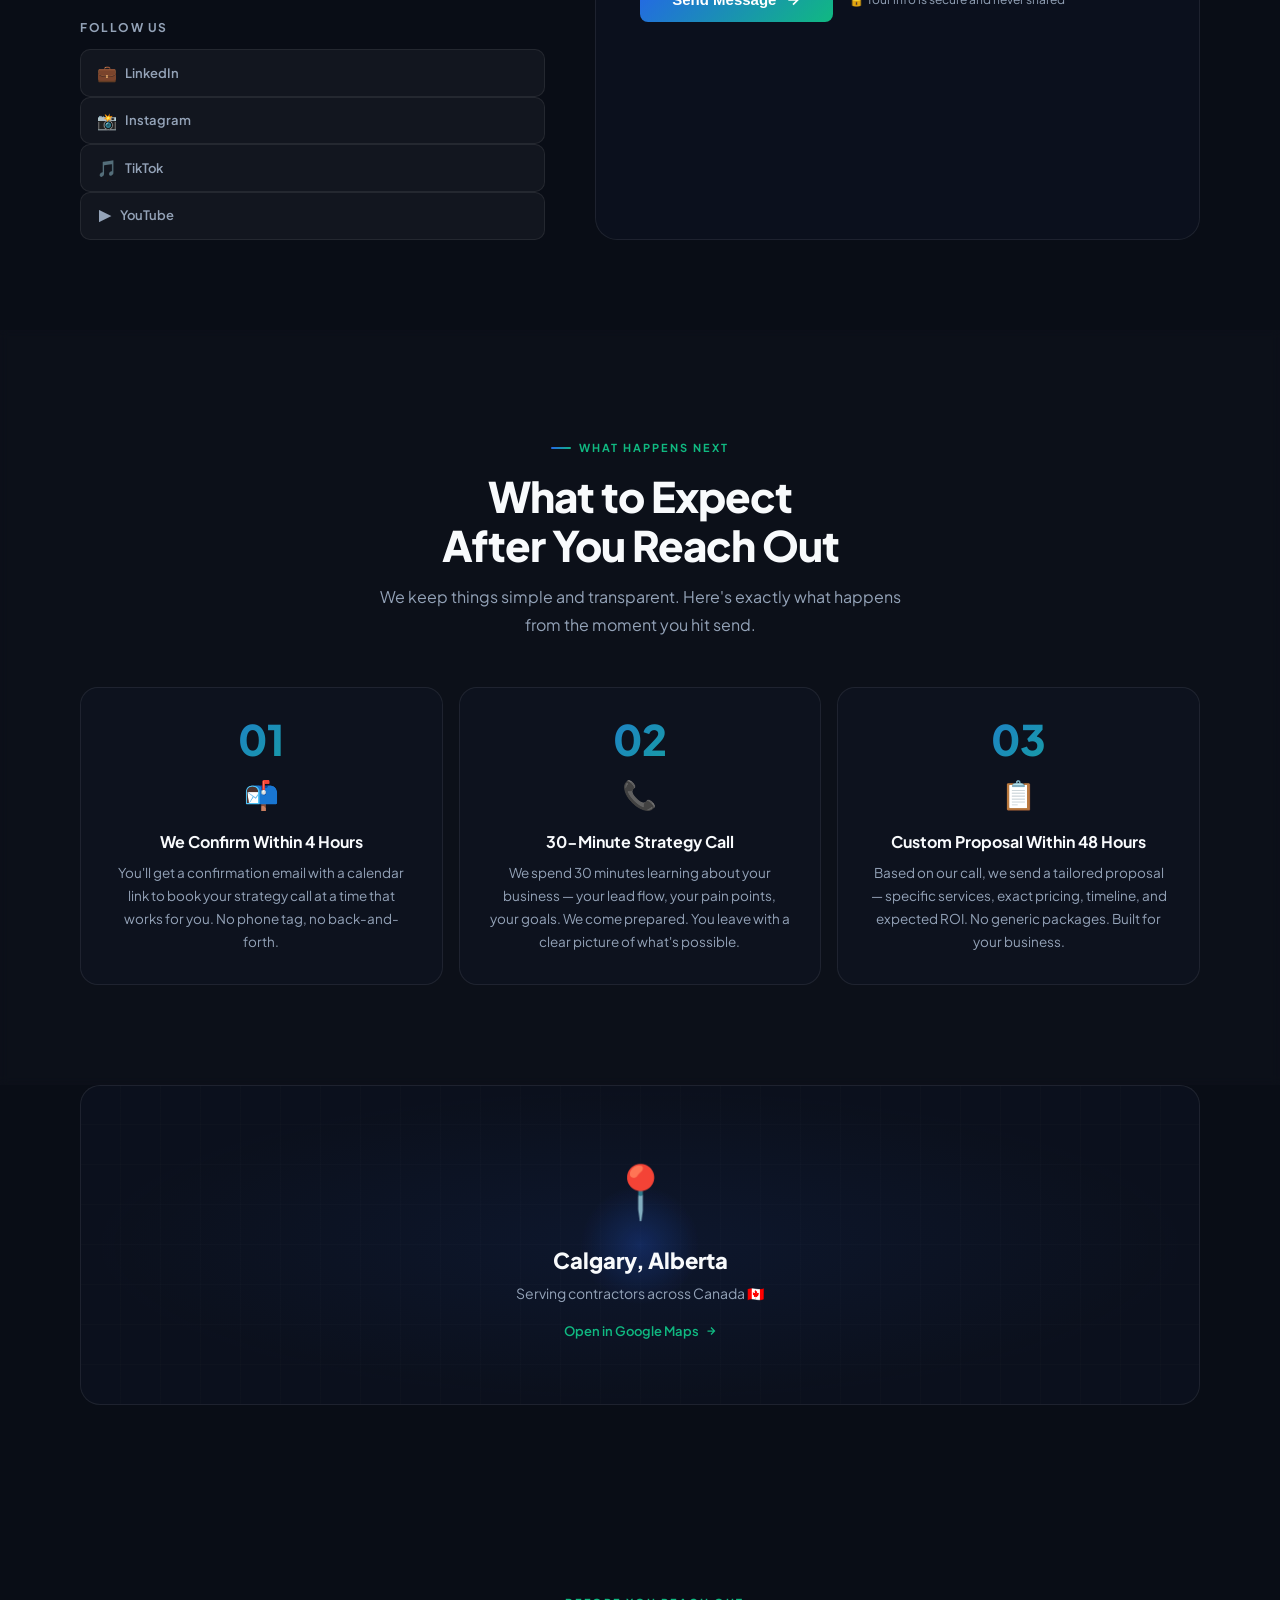
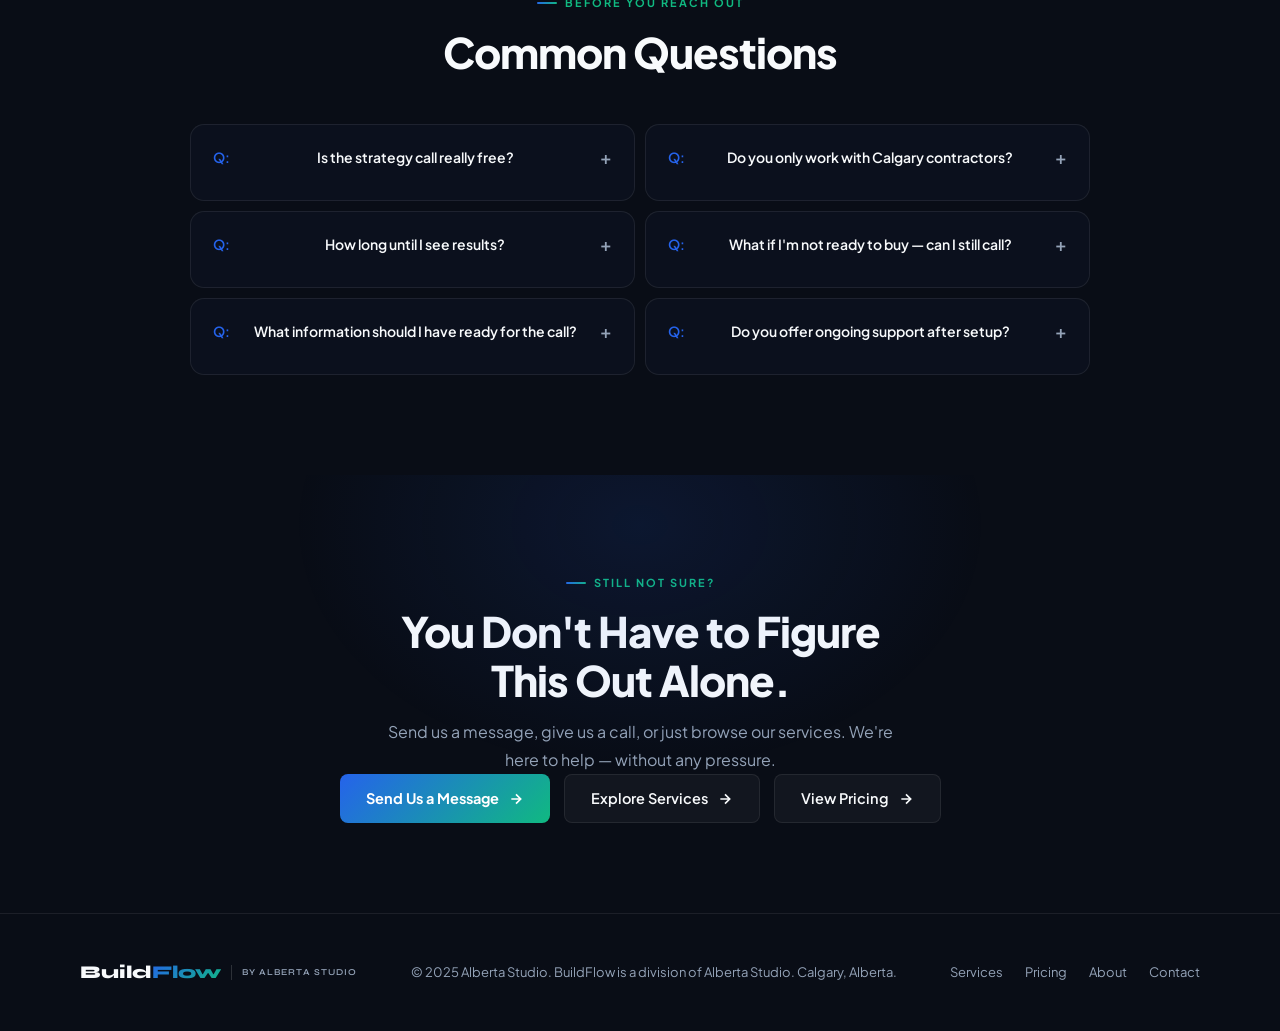
<file: contact.html>
<!DOCTYPE html>
<html lang="en">
<head>
<meta charset="UTF-8"/>
<meta name="viewport" content="width=device-width, initial-scale=1.0"/>
<title>Contact Us — BuildFlow</title>
<meta name="description" content="Get in touch with BuildFlow — book a free strategy call, request a quote, or just ask a question. We're based in Calgary, Alberta and serve contractors across Canada."/>
<link rel="preconnect" href="https://fonts.googleapis.com"/>
<link href="https://fonts.googleapis.com/css2?family=Plus+Jakarta+Sans:wght@300;400;500;600;700;800&family=Syne:wght@700;800&display=swap" rel="stylesheet"/>
<link rel="icon" href="favicon.svg" type="image/svg+xml"/>
<link rel="apple-touch-icon" href="favicon.svg"/>
<link rel="stylesheet" href="styles.css">
</head>
<body>

<div class="bg-grid"></div>

<div class="page-content">

<!-- NAV -->
<nav>
  <a href="index.html" class="logo">Build<span>Flow</span><span class="logo-sub">by Alberta Studio</span></a>
  <ul class="nav-links">
    <li><a href="index.html">Home</a></li>
    <li><a href="services.html">Services</a></li>
    <li><a href="pricing.html">Pricing</a></li>
    <li><a href="about.html">About Us</a></li>
    <li><a href="contact.html" class="active">Contact</a></li>
  </ul>
  <div class="nav-right">
    <a href="login.html" class="btn-nav-login">Login</a>
    <a href="#form" class="btn-glow" style="font-size:13px;padding:10px 20px">Book A Call <svg class="arrow" width="14" height="14" fill="none" stroke="currentColor" stroke-width="2.5" viewBox="0 0 24 24"><path d="M5 12h14M12 5l7 7-7 7"/></svg></a>
  </div>
</nav>

<!-- HERO -->
<section class="page-hero" style="animation:fadeUp .8s ease both">
  <div class="eyebrow">Get In Touch</div>
  <h1 class="page-h">Let's Talk About<br><em>Your Business.</em></h1>
  <p class="page-sub">Book a free strategy call, request a quote, or just ask a question. We typically respond within a few hours — and we always pick up the phone.</p>
</section>

<!-- TICKER -->
<div class="ticker-wrap">
  <div class="ticker-track">
    <div class="ticker-item">📞 Free Strategy Call</div><div class="ticker-item">💬 Quick Response</div><div class="ticker-item">🏙 Calgary, AB</div><div class="ticker-item">🇨🇦 Canada-Wide</div><div class="ticker-item">⚡ 48h Setup</div><div class="ticker-item">🤝 No Pressure</div><div class="ticker-item">🎯 Free Revenue Audit</div><div class="ticker-item">🛡 30-Day Guarantee</div>
    <div class="ticker-item">📞 Free Strategy Call</div><div class="ticker-item">💬 Quick Response</div><div class="ticker-item">🏙 Calgary, AB</div><div class="ticker-item">🇨🇦 Canada-Wide</div><div class="ticker-item">⚡ 48h Setup</div><div class="ticker-item">🤝 No Pressure</div><div class="ticker-item">🎯 Free Revenue Audit</div><div class="ticker-item">🛡 30-Day Guarantee</div>
  </div>
</div>

<!-- MAIN CONTACT GRID -->
<section class="contact-section" id="contact">
  <div class="contact-grid">

    <!-- LEFT: INFO -->
    <div class="contact-left reveal">

      <div class="info-card">
        <div class="ic-header">
          <div class="ic-icon">📧</div>
          <div class="ic-title">Email Us</div>
        </div>
        <div class="ic-value">hello@buildflow.ca</div>
        <div class="ic-sub">We respond to all emails within 4 business hours</div>
      </div>

      <div class="info-card">
        <div class="ic-header">
          <div class="ic-icon">📞</div>
          <div class="ic-title">Call Us</div>
        </div>
        <div class="ic-value">587-327-8440
        </div>
        <div class="ic-sub">Calgary, Alberta · Mon–Fri 9am–6pm MT</div>
      </div>

      <div class="info-card">
        <div class="ic-header">
          <div class="ic-icon">📍</div>
          <div class="ic-title">Based In</div>
        </div>
        <div class="ic-value">Calgary, Alberta, Canada</div>
        <div class="ic-sub">Serving contractors across all provinces</div>
      </div>

      <!-- Availability -->
      <div class="avail-card">
        <div class="avail-header">
          <div class="avail-dot"></div>
          <div class="avail-title">We're Available</div>
        </div>
        <div class="avail-row"><span class="avail-day">Monday – Friday</span><span class="avail-time">9:00 AM – 6:00 PM MT</span></div>
        <div class="avail-row"><span class="avail-day">Saturday</span><span class="avail-time">10:00 AM – 3:00 PM MT</span></div>
        <div class="avail-row"><span class="avail-day">Sunday</span><span class="avail-time closed">Closed</span></div>
        <div class="avail-note">
          AI systems monitor your leads 24/7 — even when we're offline.
        </div>
      </div>

      <!-- Response times -->
      <div class="response-card">
        <div class="response-card-title">Typical Response Times</div>
        <div class="resp-row"><span class="resp-icon">📧</span><span class="resp-label">Email inquiry</span><span class="resp-time">Under 4 hours</span></div>
        <div class="resp-row"><span class="resp-icon">📞</span><span class="resp-label">Phone callback</span><span class="resp-time">Same day</span></div>
        <div class="resp-row"><span class="resp-icon">📅</span><span class="resp-label">Strategy call booking</span><span class="resp-time">Within 24 hours</span></div>
        <div class="resp-row"><span class="resp-icon">💬</span><span class="resp-label">Client support request</span><span class="resp-time">Under 2 hours</span></div>
      </div>

      <!-- Social -->
      <div>
        <div class="social-label">Follow Us</div>
        <div class="social-row">
          <a href="https://www.linkedin.com/company/buildflow-systems" target="_blank" rel="noopener noreferrer" class="soc-btn"><span class="soc-icon">💼</span>LinkedIn</a>
          <a href="https://www.instagram.com/buildflow.systems" target="_blank" rel="noopener noreferrer" class="soc-btn"><span class="soc-icon">📸</span>Instagram</a>
          <a href="https://www.tiktok.com/@buildflow.systems" target="_blank" rel="noopener noreferrer" class="soc-btn"><span class="soc-icon">🎵</span>TikTok</a>
          <a href="https://www.youtube.com/@buildflow.systems" target="_blank" rel="noopener noreferrer" class="soc-btn"><span class="soc-icon">▶️</span>YouTube</a>
        </div>
      </div>

    </div>

    <!-- RIGHT: FORM -->
    <div class="form-card reveal d2" id="form">

      <!-- TYPE SELECTOR -->
      <div class="form-type-label">What brings you here?</div>
      <div class="type-selector" id="typeSelector">
        <button class="type-btn on" onclick="setType(this)"><span class="type-icon">📞</span>Strategy Call</button>
        <button class="type-btn" onclick="setType(this)"><span class="type-icon">💰</span>Get a Quote</button>
        <button class="type-btn" onclick="setType(this)"><span class="type-icon">❓</span>Just a Question</button>
      </div>

      <div class="form-title" id="formTitle">Book a Free Strategy Call</div>
      <div class="form-sub" id="formSub">30 minutes. No pressure. We'll audit your setup and show you exactly where revenue is leaking — and how to fix it.</div>

      <!-- FORM -->
      <div id="contactForm">
        <div class="field-row">
          <div class="field">
            <label class="field-label">First Name *</label>
            <input class="field-input" type="text" id="firstName" placeholder="John"/>
            <span class="field-error" id="firstNameErr">Please enter your first name</span>
          </div>
          <div class="field">
            <label class="field-label">Last Name *</label>
            <input class="field-input" type="text" id="lastName" placeholder="Smith"/>
            <span class="field-error" id="lastNameErr">Please enter your last name</span>
          </div>
        </div>

        <div class="field-row">
          <div class="field">
            <label class="field-label">Email Address *</label>
            <input class="field-input" type="email" id="email" placeholder="john@yourcompany.com"/>
            <span class="field-error" id="emailErr">Please enter a valid email</span>
          </div>
          <div class="field">
            <label class="field-label">Phone Number</label>
            <input class="field-input" type="tel" id="phone" placeholder="587-327-8440"/>
          </div>
        </div>

        <div class="field-row">
          <div class="field">
            <label class="field-label">Company Name *</label>
            <input class="field-input" type="text" id="company" placeholder="Smith Roofing Ltd."/>
            <span class="field-error" id="companyErr">Please enter your company name</span>
          </div>
          <div class="field">
            <label class="field-label">Trade / Industry</label>
            <select class="field-input" id="trade">
              <option value="">Select your trade...</option>
              <option>Roofing</option>
              <option>HVAC</option>
              <option>Plumbing</option>
              <option>Electrical</option>
              <option>Landscaping</option>
              <option>Renovation / General Contractor</option>
              <option>Other Trade</option>
            </select>
          </div>
        </div>

        <div class="field">
          <label class="field-label">What are you most interested in?</label>
          <select class="field-input" id="interest">
            <option value="">Select a service...</option>
            <option>Website Design & Branding</option>
            <option>AI Voice Agent & Receptionist</option>
            <option>CRM Setup & Automation</option>
            <option>Review Automation</option>
            <option>Full System (Website + CRM + AI)</option>
            <option>Not sure — I need advice</option>
          </select>
        </div>

        <div class="field">
          <label class="field-label">Tell us about your business</label>
          <textarea class="field-input" id="message" placeholder="How many employees do you have? What's your biggest challenge right now? Where are leads coming from? Anything you share helps us prepare for the call."></textarea>
        </div>

        <div class="field" style="margin-bottom:0">
          <label class="consent-label">
            <input type="checkbox" id="consent"/>
            I agree to be contacted by BuildFlow regarding my inquiry. We never share your information with third parties.
          </label>
        </div>

        <div class="submit-row">
          <button class="btn-glow" onclick="submitForm()" style="font-size:15px;padding:14px 32px">
            Send Message
            <svg class="arrow" width="16" height="16" fill="none" stroke="currentColor" stroke-width="2.5" viewBox="0 0 24 24"><path d="M5 12h14M12 5l7 7-7 7"/></svg>
          </button>
          <div class="submit-note">🔒 Your info is secure and never shared</div>
        </div>
      </div>

      <!-- SUCCESS -->
      <div class="form-success" id="formSuccess">
        <div class="success-icon">✅</div>
        <div class="success-title">Message Sent!</div>
        <div class="success-sub">
          Thanks for reaching out.<br>
          We'll be in touch within <strong style="color:var(--accent2)">4 business hours</strong> to confirm your call or answer your question.<br><br>
          <span style="color:var(--muted);font-size:13px">Keep an eye on your inbox — and check your spam just in case.</span>
        </div>
      </div>

    </div>
  </div>
</section>

<!-- WHAT TO EXPECT -->
<section class="section alt">
  <div class="ctr reveal">
    <div class="sec-ey">What Happens Next</div>
    <h2 class="sec-h">What to Expect<br>After You Reach Out</h2>
    <p class="sec-p">We keep things simple and transparent. Here's exactly what happens from the moment you hit send.</p>
  </div>
  <div class="expect-grid">
    <div class="exp-card reveal d1">
      <div class="exp-num">01</div>
      <div class="exp-icon">📬</div>
      <div class="exp-title">We Confirm Within 4 Hours</div>
      <div class="exp-desc">You'll get a confirmation email with a calendar link to book your strategy call at a time that works for you. No phone tag, no back-and-forth.</div>
    </div>
    <div class="exp-card reveal d2">
      <div class="exp-num">02</div>
      <div class="exp-icon">📞</div>
      <div class="exp-title">30-Minute Strategy Call</div>
      <div class="exp-desc">We spend 30 minutes learning about your business — your lead flow, your pain points, your goals. We come prepared. You leave with a clear picture of what's possible.</div>
    </div>
    <div class="exp-card reveal d3">
      <div class="exp-num">03</div>
      <div class="exp-icon">📋</div>
      <div class="exp-title">Custom Proposal Within 48 Hours</div>
      <div class="exp-desc">Based on our call, we send a tailored proposal — specific services, exact pricing, timeline, and expected ROI. No generic packages. Built for your business.</div>
    </div>
  </div>
</section>

<!-- MAP -->
<div class="map-section reveal">
  <div class="map-card">
    <div class="map-bg"></div>
    <div class="map-glow"></div>
    <div class="map-overlay">
      <span class="map-pin">📍</span>
      <div class="map-city">Calgary, Alberta</div>
      <div class="map-addr">Serving contractors across Canada 🇨🇦</div>
      <a href="https://maps.google.com/?q=Calgary,Alberta" target="_blank" rel="noopener" class="map-link">
        Open in Google Maps
        <svg width="12" height="12" fill="none" stroke="currentColor" stroke-width="2.5" viewBox="0 0 24 24"><path d="M5 12h14M12 5l7 7-7 7"/></svg>
      </a>
    </div>
  </div>
</div>

<!-- FAQ -->
<section class="section">
  <div class="ctr reveal">
    <div class="sec-ey">Before You Reach Out</div>
    <h2 class="sec-h">Common Questions</h2>
  </div>
  <div class="faq-grid">
    <div class="faq-item">
      <div class="faq-q" onclick="toggleFaq(this)">Is the strategy call really free?<span class="faq-icon">+</span></div>
      <div class="faq-a">100%. No hidden fees, no credit card required, no obligation to purchase. It's a genuine 30-minute conversation where we learn about your business and tell you honestly what would help most.</div>
    </div>
    <div class="faq-item">
      <div class="faq-q" onclick="toggleFaq(this)">Do you only work with Calgary contractors?<span class="faq-icon">+</span></div>
      <div class="faq-a">Not at all — we're based in Calgary but serve contractors across all Canadian provinces. Everything is handled remotely, so location is never a barrier.</div>
    </div>
    <div class="faq-item">
      <div class="faq-q" onclick="toggleFaq(this)">How long until I see results?<span class="faq-icon">+</span></div>
      <div class="faq-a">Missed call text-back can be live within 24 hours — and you'll see an immediate impact on lead recovery. Full system results (more bookings, higher close rate) typically show within 30–60 days.</div>
    </div>
    <div class="faq-item">
      <div class="faq-q" onclick="toggleFaq(this)">What if I'm not ready to buy — can I still call?<span class="faq-icon">+</span></div>
      <div class="faq-a">Absolutely. We're happy to answer questions, give advice, or just point you in the right direction — even if you're not ready to move forward yet. No pressure, ever.</div>
    </div>
    <div class="faq-item">
      <div class="faq-q" onclick="toggleFaq(this)">What information should I have ready for the call?<span class="faq-icon">+</span></div>
      <div class="faq-a">Just a rough idea of: how leads currently come in, how many calls you get per week, your average job value, and your biggest frustration with your current setup. That's enough for us to work with.</div>
    </div>
    <div class="faq-item">
      <div class="faq-q" onclick="toggleFaq(this)">Do you offer ongoing support after setup?<span class="faq-icon">+</span></div>
      <div class="faq-a">Yes — all plans include ongoing support. We do monthly reviews, make updates, and are available directly whenever something needs fixing. We stay with you for as long as you need us.</div>
    </div>
  </div>
</section>

<!-- CTA -->
<section class="cta-section">
  <div class="eyebrow" style="justify-content:center">Still Not Sure?</div>
  <h2 class="sec-h ctr" style="max-width:540px;margin:0 auto 14px">You Don't Have to Figure This Out Alone.</h2>
  <p class="sec-p ctr" style="margin:0 auto">Send us a message, give us a call, or just browse our services. We're here to help — without any pressure.</p>
  <div class="cta-btns">
    <a href="#form" class="btn-glow">Send Us a Message <svg class="arrow" width="16" height="16" fill="none" stroke="currentColor" stroke-width="2.5" viewBox="0 0 24 24"><path d="M5 12h14M12 5l7 7-7 7"/></svg></a>
    <a href="services.html" class="btn-ghost">Explore Services <svg width="16" height="16" fill="none" stroke="currentColor" stroke-width="2.5" viewBox="0 0 24 24"><path d="M5 12h14M12 5l7 7-7 7"/></svg></a>
    <a href="pricing.html" class="btn-ghost">View Pricing <svg width="16" height="16" fill="none" stroke="currentColor" stroke-width="2.5" viewBox="0 0 24 24"><path d="M5 12h14M12 5l7 7-7 7"/></svg></a>
  </div>
</section>

<!-- FOOTER -->
<footer>
  <a href="index.html" class="footer-logo">Build<span>Flow</span><span class="logo-sub">by Alberta Studio</span></a>
  <div class="footer-copy">© 2025 Alberta Studio. BuildFlow is a division of Alberta Studio. Calgary, Alberta.</div>
  <div class="footer-links">
    <a href="services.html">Services</a>
    <a href="pricing.html">Pricing</a>
    <a href="about.html">About</a>
    <a href="contact.html">Contact</a>
  </div>
</footer>

</div><!-- end page-content -->

<script>
/* REVEAL */
const rev=document.querySelectorAll('.reveal');
const io=new IntersectionObserver(e=>{e.forEach(x=>{if(x.isIntersecting)x.target.classList.add('in')})},{threshold:.08});
rev.forEach(r=>io.observe(r));

/* FORM TYPE SELECTOR */
const types=[
  {title:'Book a Free Strategy Call',sub:'30 minutes. No pressure. We\'ll audit your setup and show you exactly where revenue is leaking — and how to fix it.'},
  {title:'Request a Custom Quote',sub:'Tell us about your business and we\'ll put together a tailored proposal — with exact pricing and timeline.'},
  {title:'Send Us a Question',sub:'Not ready for a call? No problem. Send your question and we\'ll get back to you within 4 business hours.'}
];
function setType(btn){
  document.querySelectorAll('.type-btn').forEach((b,i)=>{
    b.classList.toggle('on',b===btn);
    if(b===btn){
      document.getElementById('formTitle').textContent=types[i].title;
      document.getElementById('formSub').textContent=types[i].sub;
    }
  });
}

/* FORM VALIDATION & SUBMIT */
function submitForm(){
  let valid=true;
  const fields=[
    {id:'firstName',errId:'firstNameErr',check:v=>v.trim().length>0},
    {id:'lastName',errId:'lastNameErr',check:v=>v.trim().length>0},
    {id:'email',errId:'emailErr',check:v=>/^[^\s@]+@[^\s@]+\.[^\s@]+$/.test(v)},
    {id:'company',errId:'companyErr',check:v=>v.trim().length>0},
  ];
  fields.forEach(f=>{
    const el=document.getElementById(f.id);
    const err=document.getElementById(f.errId);
    const ok=f.check(el.value);
    el.classList.toggle('error',!ok);
    err.classList.toggle('show',!ok);
    if(!ok) valid=false;
  });
  if(!valid) return;
  // Show success
  document.getElementById('contactForm').style.display='none';
  document.getElementById('formSuccess').classList.add('show');
}

/* clear error on input */
document.querySelectorAll('.field-input').forEach(el=>{
  el.addEventListener('input',()=>{
    el.classList.remove('error');
    const errEl=document.getElementById(el.id+'Err');
    if(errEl) errEl.classList.remove('show');
  });
});

/* FAQ */
function toggleFaq(el){
  const item=el.parentElement;
  const wasOpen=item.classList.contains('open');
  document.querySelectorAll('.faq-item').forEach(i=>i.classList.remove('open'));
  if(!wasOpen) item.classList.add('open');
}
</script>
</body>
</html>
</file>
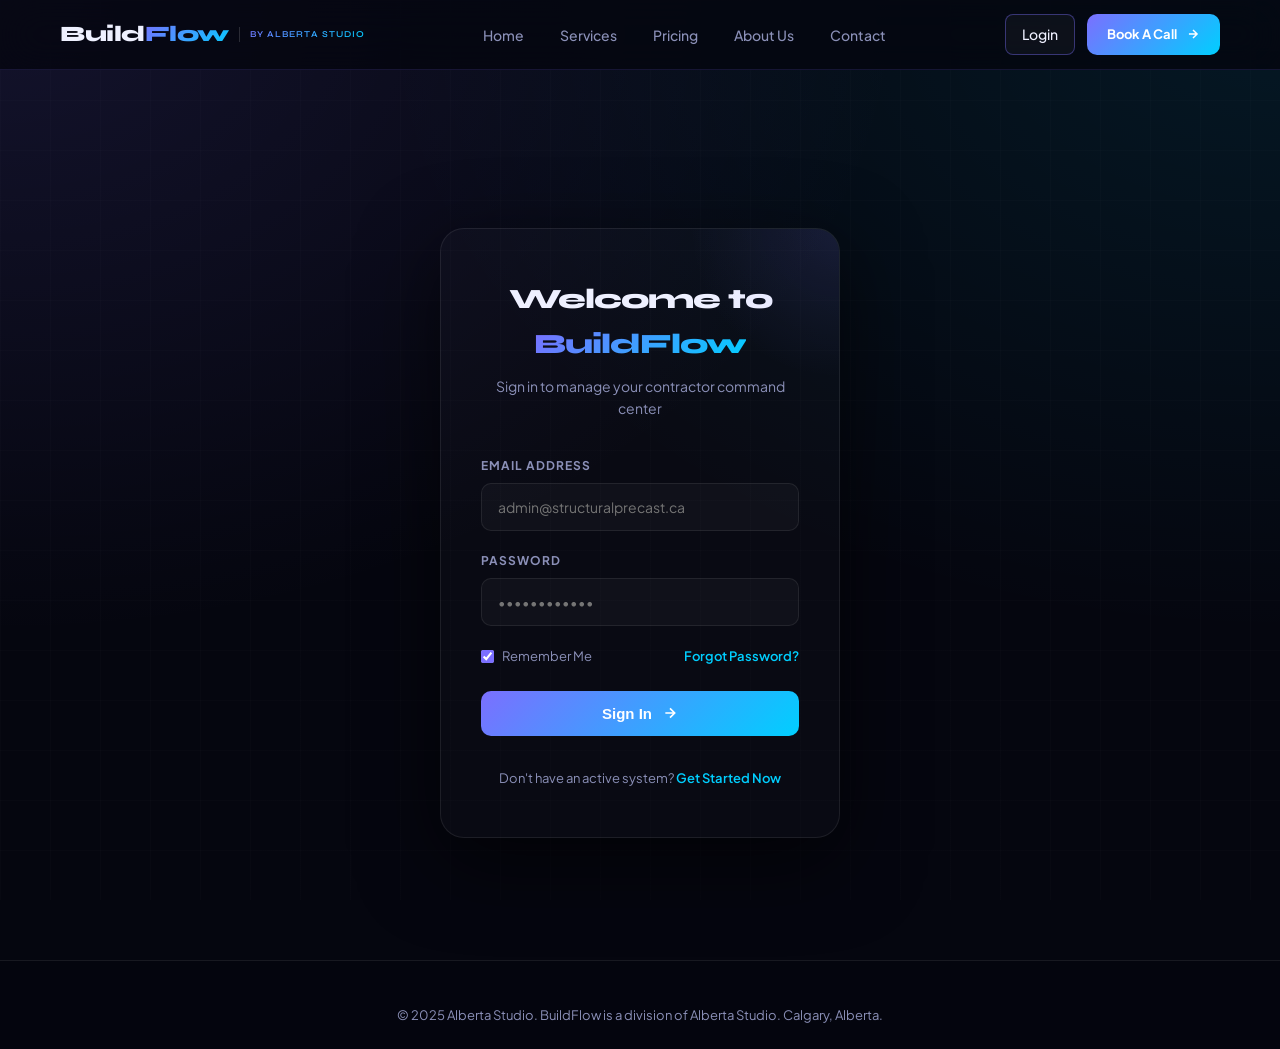
<file: login.html>
<!DOCTYPE html>
<html lang="en">
<head>
<meta charset="UTF-8"/>
<meta name="viewport" content="width=device-width, initial-scale=1.0"/>
<title>Client Portal — BuildFlow</title>
<meta name="description" content="Access your BuildFlow contractor command center, monitor your AI Voice Agent logs, track active leads, and configure follow-up CRM automations."/>
<link rel="preconnect" href="https://fonts.googleapis.com"/>
<link href="https://fonts.googleapis.com/css2?family=Plus+Jakarta+Sans:wght@300;400;500;600;700;800&family=Syne:wght@700;800&display=swap" rel="stylesheet"/>
<link rel="icon" href="favicon.svg" type="image/svg+xml"/>
<link rel="apple-touch-icon" href="favicon.svg"/>
<link rel="stylesheet" href="styles.css">
<style>
*,*::before,*::after{box-sizing:border-box;margin:0;padding:0}
:root{
  --bg:#05060f;--bg2:#080a18;
  --border:rgba(255,255,255,0.08);
  --white:#eef0ff;--muted:#8b90b8;
  --accent:#7b6fff;--accent2:#00cfff;
  --green:#00e5a0;
  --grad:linear-gradient(135deg,#7b6fff 0%,#00cfff 100%);
  --grad-r:linear-gradient(135deg,#00cfff 0%,#7b6fff 100%);
  --error:#ff6b6b;
}
html{scroll-behavior:smooth}
body{background:var(--bg);color:var(--white);font-family:'Plus Jakarta Sans',sans-serif;overflow-x:hidden;line-height:1.6;min-height:100vh;display:flex;flex-direction:column}
::-webkit-scrollbar{width:4px}
::-webkit-scrollbar-thumb{background:var(--accent);border-radius:4px}
.bg-grid{position:fixed;top:0;left:0;width:100%;height:100%;z-index:0;pointer-events:none;background-color:var(--bg);background-image:radial-gradient(at 0% 0%,rgba(123,111,255,0.12) 0px,transparent 50%),radial-gradient(at 100% 0%,rgba(0,207,255,0.09) 0px,transparent 50%),radial-gradient(at 50% 100%,rgba(5,6,15,0.4) 0px,transparent 50%),linear-gradient(rgba(255,255,255,0.012) 1px,transparent 1px),linear-gradient(90deg,rgba(255,255,255,0.012) 1px,transparent 1px);background-size:100% 100%,100% 100%,100% 100%,50px 50px,50px 50px}
.page-content{position:relative;z-index:1;display:flex;flex-direction:column;min-height:100vh;flex:1}

/* ── NAV ── */
nav{position:fixed;top:0;left:0;right:0;z-index:100;height:70px;display:flex;align-items:center;justify-content:space-between;padding:0 60px;background:rgba(5,6,15,0.78);backdrop-filter:blur(20px);border-bottom:1px solid rgba(123,111,255,0.15)}
.logo{font-family:'Syne',sans-serif;font-size:22px;font-weight:800;text-decoration:none;letter-spacing:-0.5px;color:var(--white);display:flex;align-items:center}
.logo span{background:var(--grad);-webkit-background-clip:text;-webkit-text-fill-color:transparent;background-clip:text}
.logo-sub{font-size:9px;font-weight:600;color:var(--muted);margin-left:10px;border-left:1px solid rgba(255,255,255,0.15);padding-left:10px;text-transform:uppercase;letter-spacing:1px}
.nav-links{display:flex;gap:4px;list-style:none}
.nav-links a{text-decoration:none;color:var(--muted);font-size:14px;font-weight:500;padding:8px 16px;border-radius:8px;transition:color .2s,background .2s}
.nav-links a:hover,.nav-links a.active{color:var(--white);background:rgba(255,255,255,0.06)}
.nav-right{display:flex;align-items:center;gap:12px}
.btn-nav-login,.btn-nav-ghost{color:var(--muted);font-size:14px;font-weight:500;text-decoration:none;padding:8px 16px;border-radius:8px;border:1px solid var(--border);transition:color .2s,border-color .2s}
.btn-nav-login:hover,.btn-nav-login.active,.btn-nav-ghost:hover,.btn-nav-ghost.active{color:var(--white);border-color:rgba(123,111,255,0.4);background:rgba(255,255,255,0.04)}
.btn-glow{display:inline-flex;align-items:center;gap:9px;background:var(--grad);color:#fff;font-weight:700;font-size:13px;padding:10px 20px;border-radius:10px;text-decoration:none;border:none;cursor:pointer;position:relative;overflow:hidden;transition:transform .25s,box-shadow .25s}
.btn-glow:hover{transform:translateY(-2px);box-shadow:0 8px 32px rgba(123,111,255,0.55)}

/* ── MAIN LAYOUT ── */
main{flex:1;display:flex;align-items:center;justify-content:center;padding:120px 40px 60px;position:relative;z-index:2}

/* ── LOGIN CARD ── */
.login-container{width:100%;max-width:460px;animation:fadeUp .6s ease both}
.login-card{background:rgba(255,255,255,0.02);border:1px solid var(--border);border-radius:24px;padding:48px 40px;backdrop-filter:blur(24px);box-shadow:0 24px 80px rgba(0,0,0,0.6);position:relative;overflow:hidden}
.login-card::before{content:'';position:absolute;top:-150px;right:-150px;width:300px;height:300px;background:radial-gradient(circle,rgba(123,111,255,0.12),transparent 70%);pointer-events:none}
.login-header{text-align:center;margin-bottom:36px}
.login-header h1{font-family:'Syne',sans-serif;font-size:28px;font-weight:800;letter-spacing:-1px;margin-bottom:8px}
.login-header h1 span{background:var(--grad);-webkit-background-clip:text;-webkit-text-fill-color:transparent;background-clip:text}
.login-header p{font-size:14px;color:var(--muted)}
.form-group{margin-bottom:20px;position:relative}
.form-label{display:block;font-size:12px;font-weight:700;text-transform:uppercase;letter-spacing:1px;color:var(--muted);margin-bottom:8px}
.form-input{width:100%;background:rgba(255,255,255,0.03);border:1px solid var(--border);border-radius:10px;padding:14px 16px;color:var(--white);font-family:inherit;font-size:14px;transition:border-color .25s,box-shadow .25s}
.form-input:focus{outline:none;border-color:var(--accent);box-shadow:0 0 12px rgba(123,111,255,0.25);background:rgba(255,255,255,0.06)}
.form-input.error{border-color:var(--error)}
.field-error{font-size:12px;color:var(--error);margin-top:6px;display:none}
.field-error.show{display:block}
.login-options{display:flex;justify-content:space-between;align-items:center;margin-bottom:24px;font-size:13px}
.remember-me{display:flex;align-items:center;gap:8px;color:var(--muted);cursor:pointer}
.forgot-pass{color:var(--accent2);text-decoration:none;font-weight:600;transition:color .2s}
.forgot-pass:hover{color:var(--white)}
.btn-submit{width:100%;display:flex;align-items:center;justify-content:center;gap:10px;background:var(--grad);color:#fff;font-weight:700;font-size:15px;padding:14px;border-radius:10px;border:none;cursor:pointer;transition:transform .2s,box-shadow .2s}
.btn-submit:hover{transform:translateY(-1px);box-shadow:0 8px 24px rgba(123,111,255,0.45)}
.btn-submit:active{transform:scale(0.99)}
.login-footer{text-align:center;margin-top:32px;font-size:13px;color:var(--muted)}
.login-footer a{color:var(--accent2);text-decoration:none;font-weight:600;transition:color .2s}
.login-footer a:hover{color:var(--white)}

/* ── LOADING SCREEN ── */
.loader-container{display:none;flex-direction:column;align-items:center;justify-content:center;text-align:center;animation:fadeIn .5s ease both}
.galaxy-spinner{width:80px;height:80px;position:relative;margin-bottom:24px}
.spinner-ring{position:absolute;inset:0;border:3px solid transparent;border-top-color:var(--accent);border-radius:50%;animation:spin 1.2s linear infinite}
.spinner-ring.two{inset:8px;border-top-color:var(--accent2);animation:spin 0.8s linear infinite reverse}
.spinner-ring.three{inset:16px;border-top-color:var(--green);animation:spin 1.8s linear infinite}
.loader-title{font-family:'Syne',sans-serif;font-size:20px;font-weight:800;margin-bottom:8px}
.loader-status{font-size:14px;color:var(--muted);min-height:22px}

/* ── COMMAND CENTER DASHBOARD ── */
.dashboard-container{display:none;width:100%;max-width:1200px;animation:fadeUp .6s ease both}
.dash-card{background:rgba(255,255,255,0.02);border:1px solid var(--border);border-radius:24px;overflow:hidden;backdrop-filter:blur(24px);box-shadow:0 24px 80px rgba(0,0,0,0.6);display:grid;grid-template-columns:240px 1fr}
.dash-sidebar{background:rgba(8,10,24,0.5);border-right:1px solid var(--border);padding:32px 20px;display:flex;flex-direction:column;gap:32px}
.ds-logo{font-family:'Syne',sans-serif;font-size:20px;font-weight:800;text-decoration:none;color:var(--white);padding-left:12px}
.ds-logo span{background:var(--grad);-webkit-background-clip:text;-webkit-text-fill-color:transparent;background-clip:text}
.ds-menu{display:flex;flex-direction:column;gap:8px;list-style:none}
.ds-item{display:flex;align-items:center;gap:12px;color:var(--muted);font-size:14px;font-weight:600;padding:12px 16px;border-radius:10px;cursor:pointer;transition:color .2s,background .2s}
.ds-item:hover,.ds-item.active{color:var(--white);background:rgba(255,255,255,0.06)}
.ds-item.active{background:rgba(123,111,255,0.15);border:1px solid rgba(123,111,255,0.25);color:#fff}
.ds-icon{font-size:16px}
.ds-profile{margin-top:auto;display:flex;align-items:center;gap:12px;padding:12px;background:rgba(255,255,255,0.03);border:1px solid var(--border);border-radius:12px}
.dp-avatar{width:36px;height:36px;border-radius:50%;background:var(--grad);display:flex;align-items:center;justify-content:center;font-weight:800;font-size:14px}
.dp-info{flex:1;overflow:hidden}
.dp-name{font-size:12px;font-weight:700;white-space:nowrap;overflow:hidden;text-overflow:ellipsis}
.dp-role{font-size:10px;color:var(--muted);text-transform:uppercase;letter-spacing:0.5px}

.dash-main{padding:40px;display:flex;flex-direction:column;gap:32px;max-height:85vh;overflow-y:auto}
.dash-header{display:flex;justify-content:space-between;align-items:center}
.dh-title h2{font-family:'Syne',sans-serif;font-size:26px;font-weight:800;letter-spacing:-0.5px}
.dh-title p{font-size:13px;color:var(--muted)}
.dh-actions{display:flex;align-items:center;gap:14px}
.status-pill{display:inline-flex;align-items:center;gap:8px;background:rgba(0,229,160,0.1);border:1px solid rgba(0,229,160,0.25);color:var(--green);font-size:12px;font-weight:700;padding:6px 14px;border-radius:100px}
.status-dot{width:6px;height:6px;border-radius:50%;background:var(--green);box-shadow:0 0 6px var(--green);animation:blink 2s infinite}

/* Stats Grid */
.stats-grid{display:grid;grid-template-columns:repeat(4,1fr);gap:20px}
.stat-card{background:rgba(255,255,255,0.02);border:1px solid var(--border);border-radius:16px;padding:22px;transition:transform .2s,border-color .2s}
.stat-card:hover{transform:translateY(-2px);border-color:rgba(123,111,255,0.2)}
.sc-label{font-size:12px;font-weight:700;color:var(--muted);text-transform:uppercase;letter-spacing:0.5px}
.sc-value{font-family:'Syne',sans-serif;font-size:28px;font-weight:800;margin:6px 0 4px}
.sc-change{font-size:11px;font-weight:600;display:flex;align-items:center;gap:4px}
.sc-change.up{color:var(--green)}
.sc-change.neutral{color:var(--muted)}

/* Tab contents */
.tab-content{display:none}
.tab-content.active{display:flex;flex-direction:column;gap:24px}

/* Lead Stream */
.lead-list{display:flex;flex-direction:column;gap:12px}
.lead-item{display:flex;align-items:center;justify-content:space-between;padding:18px 24px;background:rgba(255,255,255,0.02);border:1px solid var(--border);border-radius:12px;transition:border-color .2s,background .2s}
.lead-item:hover{border-color:rgba(123,111,255,0.2);background:rgba(255,255,255,0.04)}
.li-left{display:flex;align-items:center;gap:16px}
.li-icon{width:40px;height:40px;border-radius:10px;background:rgba(123,111,255,0.08);border:1px solid rgba(123,111,255,0.2);display:flex;align-items:center;justify-content:center;font-size:16px}
.li-details{display:flex;flex-direction:column}
.li-name{font-weight:700;font-size:15px}
.li-meta{font-size:12px;color:var(--muted);margin-top:2px}
.li-meta span{color:var(--accent2);font-weight:600}
.li-status-col{text-align:right;display:flex;flex-direction:column;align-items:flex-end;gap:4px}
.li-time{font-size:11px;color:var(--muted)}
.badge-pill{font-size:10px;font-weight:700;padding:3px 10px;border-radius:100px;text-transform:uppercase}
.badge-pill.qualified{background:rgba(0,229,160,0.1);color:var(--green);border:1px solid rgba(0,229,160,0.2)}
.badge-pill.text-back{background:rgba(0,207,255,0.1);color:var(--accent2);border:1px solid rgba(0,207,255,0.2)}
.badge-pill.new{background:rgba(123,111,255,0.1);color:var(--accent);border:1px solid rgba(123,111,255,0.2)}

/* Voice Logs */
.log-item{background:rgba(255,255,255,0.01);border:1px solid var(--border);border-radius:14px;padding:20px;display:flex;flex-direction:column;gap:14px}
.log-header{display:flex;justify-content:space-between;align-items:center}
.log-caller{font-weight:700;font-size:14px;display:flex;align-items:center;gap:8px}
.btn-listen{background:rgba(255,255,255,0.04);border:1px solid var(--border);color:var(--white);font-weight:600;font-size:12px;padding:8px 14px;border-radius:8px;cursor:pointer;display:flex;align-items:center;gap:6px;transition:background .2s,border-color .2s}
.btn-listen:hover{background:rgba(123,111,255,0.12);border-color:rgba(123,111,255,0.3)}
.log-transcript{font-size:13px;background:rgba(0,0,0,0.2);border:1px solid rgba(255,255,255,0.03);border-radius:8px;padding:14px;max-height:160px;overflow-y:auto;display:none}
.tr-row{margin-bottom:8px}
.tr-row:last-child{margin-bottom:0}
.tr-spk{font-weight:700;font-size:11px;text-transform:uppercase;letter-spacing:0.5px;margin-bottom:2px}
.tr-spk.ai{color:var(--accent2)}
.tr-spk.caller{color:#fff}
.tr-txt{color:var(--muted)}

/* Automation Canvas Flow Chart (simulated) */
.flow-chart{display:flex;flex-direction:column;align-items:center;gap:20px;padding:20px 0}
.flow-node{width:240px;background:rgba(255,255,255,0.02);border:1px solid var(--border);border-radius:12px;padding:16px;text-align:center;position:relative}
.flow-node::after{content:'↓';position:absolute;bottom:-20px;left:50%;transform:translateX(-50%);font-size:16px;color:var(--accent2)}
.flow-node:last-child::after{display:none}
.flow-node-title{font-weight:700;font-size:13px}
.flow-node-desc{font-size:11px;color:var(--muted);margin-top:4px}

/* Settings fields */
.settings-grid{display:grid;grid-template-columns:1fr 1fr;gap:24px}
.settings-card{background:rgba(255,255,255,0.01);border:1px solid var(--border);border-radius:16px;padding:28px}
.settings-title{font-weight:700;font-size:16px;margin-bottom:20px;border-bottom:1px solid rgba(255,255,255,0.05);padding-bottom:10px}

/* Footer override */
footer{height:60px;display:flex;align-items:center;justify-content:center;border-top:1px solid var(--border);margin-top:auto;font-size:12px;color:var(--muted);background:rgba(5,6,15,0.9);position:relative;z-index:3}

/* Animations */
@keyframes fadeUp{from{opacity:0;transform:translateY(24px)}to{opacity:1;transform:translateY(0)}}
@keyframes fadeIn{from{opacity:0}to{opacity:1}}
@keyframes spin{to{transform:rotate(360deg)}}
@keyframes blink{0%,100%{opacity:1}50%{opacity:0.3}}

@media(max-width:1100px){
  nav{padding:0 24px}
  .nav-links{display:none}
  .dash-card{grid-template-columns:1fr}
  .dash-sidebar{border-right:none;border-bottom:1px solid var(--border);flex-direction:row;flex-wrap:wrap;padding:20px}
  .ds-profile{width:100%}
  .stats-grid{grid-template-columns:1fr 1fr}
}
@media(max-width:640px){
  main{padding-left:16px;padding-right:16px}
  .login-card{padding:32px 24px}
  .stats-grid{grid-template-columns:1fr}
  .dash-main{padding:20px}
  .dh-actions{display:none}
  .lead-item{flex-direction:column;align-items:flex-start;gap:12px}
  .li-status-col{align-items:flex-start;text-align:left}
  .settings-grid{grid-template-columns:1fr}
}
</style>
</head>
<body>

<div class="bg-grid"></div>

<div class="page-content" id="pageContent">

  <!-- NAV -->
  <nav id="navBar">
    <a href="index.html" class="logo">Build<span>Flow</span><span class="logo-sub">by Alberta Studio</span></a>
    <ul class="nav-links">
      <li><a href="index.html">Home</a></li>
      <li><a href="services.html">Services</a></li>
      <li><a href="pricing.html">Pricing</a></li>
      <li><a href="about.html">About Us</a></li>
      <li><a href="contact.html">Contact</a></li>
    </ul>
    <div class="nav-right">
      <a href="login.html" class="btn-nav-login active">Login</a>
      <a href="contact.html?type=strategy" class="btn-glow" style="font-size:13px;padding:10px 20px">Book A Call <svg class="arrow" width="14" height="14" fill="none" stroke="currentColor" stroke-width="2.5" viewBox="0 0 24 24"><path d="M5 12h14M12 5l7 7-7 7"/></svg></a>
    </div>
  </nav>

  <!-- MAIN SECTION -->
  <main>
    
    <!-- LOGIN SCREEN -->
    <div class="login-container" id="loginScreen">
      <div class="login-card">
        <div class="login-header">
          <h1>Welcome to <span>BuildFlow</span></h1>
          <p>Sign in to manage your contractor command center</p>
        </div>
        
        <form id="loginForm" onsubmit="event.preventDefault(); handleLogin();">
          <div class="form-group">
            <label class="form-label" for="loginEmail">Email Address</label>
            <input class="form-input" type="email" id="loginEmail" placeholder="admin@structuralprecast.ca" required/>
            <span class="field-error" id="emailErr">Please enter a valid email</span>
          </div>
          
          <div class="form-group">
            <label class="form-label" for="loginPassword">Password</label>
            <input class="form-input" type="password" id="loginPassword" placeholder="••••••••••••" required/>
            <span class="field-error" id="passErr">Password cannot be empty</span>
          </div>
          
          <div class="login-options">
            <label class="remember-me">
              <input type="checkbox" checked style="accent-color:var(--accent)"/> Remember Me
            </label>
            <a href="#" class="forgot-pass" onclick="alert('Password reset link sent to your registered email.')">Forgot Password?</a>
          </div>
          
          <button type="submit" class="btn-submit">
            Sign In
            <svg width="16" height="16" fill="none" stroke="currentColor" stroke-width="2.5" viewBox="0 0 24 24"><path d="M5 12h14M12 5l7 7-7 7"/></svg>
          </button>
        </form>
        
        <div class="login-footer">
          Don't have an active system? <a href="contact.html?type=strategy">Get Started Now</a>
        </div>
      </div>
    </div>

    <!-- LOADER SCREEN -->
    <div class="loader-container" id="loaderScreen">
      <div class="galaxy-spinner">
        <div class="spinner-ring"></div>
        <div class="spinner-ring two"></div>
        <div class="spinner-ring three"></div>
      </div>
      <h2 class="loader-title">Authenticating Session</h2>
      <p class="loader-status" id="loaderStatus">Securing connection to BuildFlow Cloud...</p>
    </div>

    <!-- COMMAND CENTER DASHBOARD -->
    <div class="dashboard-container" id="dashboardScreen">
      <div class="dash-card">
        
        <!-- SIDEBAR -->
        <aside class="dash-sidebar">
          <a href="index.html" class="ds-logo">Build<span>Flow</span></a>
          <ul class="ds-menu">
            <li class="ds-item active" onclick="switchTab(this, 'tabDashboard')">
              <span class="ds-icon">📊</span>Dashboard
            </li>
            <li class="ds-item" onclick="switchTab(this, 'tabLeads')">
              <span class="ds-icon">👤</span>Leads
            </li>
            <li class="ds-item" onclick="switchTab(this, 'tabVoiceLogs')">
              <span class="ds-icon">📞</span>AI Voice Logs
            </li>
            <li class="ds-item" onclick="switchTab(this, 'tabAutomations')">
              <span class="ds-icon">🤖</span>Automations
            </li>
            <li class="ds-item" onclick="switchTab(this, 'tabSettings')">
              <span class="ds-icon">⚙️</span>Settings
            </li>
            <li class="ds-item" onclick="window.location.href='index.html'" style="margin-top: 15px; border-top: 1px solid var(--border); padding-top: 15px;">
              <span class="ds-icon">🌐</span>Back to Website
            </li>
            <li class="ds-item" onclick="logoutSession()">
              <span class="ds-icon">🚪</span>Sign Out
            </li>
          </ul>
          
          <div class="ds-profile">
            <div class="dp-avatar" id="avatarName">SP</div>
            <div class="dp-info">
              <div class="dp-name" id="profileCompany">Structural Precast</div>
              <div class="dp-role">Client Admin</div>
            </div>
          </div>
        </aside>

        <!-- MAIN DASHBOARD PANEL -->
        <div class="dash-main">
          
          <!-- TAB: DASHBOARD -->
          <div class="tab-content active" id="tabDashboard">
            <div class="dash-header">
              <div class="dh-title">
                <h2 id="dashWelcome">Structural Precast Command Center</h2>
                <p>Welcome back! Your BuildFlow system is running smoothly.</p>
              </div>
              <div class="dh-actions">
                <div class="status-pill"><span class="status-dot"></span>System: Active</div>
                <button class="btn-listen" onclick="window.location.reload()" style="background:var(--accent);border:none;padding:10px 18px;font-weight:700">Refresh Data</button>
              </div>
            </div>

            <!-- Stats Grid -->
            <div class="stats-grid">
              <div class="stat-card">
                <div class="sc-label">Total Leads Captured</div>
                <div class="sc-value">184</div>
                <div class="sc-change up">↑ 22% vs last month</div>
              </div>
              <div class="stat-card">
                <div class="sc-label">AI Answer Rate</div>
                <div class="sc-value">100%</div>
                <div class="sc-change up">No missed calls</div>
              </div>
              <div class="stat-card">
                <div class="sc-label">Jobs Booked</div>
                <div class="sc-value">38</div>
                <div class="sc-change up">↑ 14% conversion</div>
              </div>
              <div class="stat-card">
                <div class="sc-label">Estimated Revenue Saved</div>
                <div class="sc-value">$15,400</div>
                <div class="sc-change up">From missed-call textback</div>
              </div>
            </div>

            <!-- Recent Activity -->
            <div style="margin-top:12px">
              <div style="font-weight:800;font-size:16px;margin-bottom:16px;display:flex;align-items:center;justify-content:between">
                <span>Live Lead Stream</span>
                <span style="font-size:12px;color:var(--green);font-weight:600;margin-left:auto">● Real-time updates active</span>
              </div>
              <div class="lead-list">
                <div class="lead-item">
                  <div class="li-left">
                    <div class="li-icon">🏠</div>
                    <div class="li-details">
                      <div class="li-name">John Henderson</div>
                      <div class="li-meta">Concrete foundation installation quote request · <span>Claresholm, AB</span></div>
                    </div>
                  </div>
                  <div class="li-status-col">
                    <span class="badge-pill qualified">Qualified by Voice AI</span>
                    <span class="li-time">5 mins ago</span>
                  </div>
                </div>
                <div class="lead-item">
                  <div class="li-left">
                    <div class="li-icon">🚜</div>
                    <div class="li-details">
                      <div class="li-name">Marcus Finch</div>
                      <div class="li-meta">Precast feed bunk supply order · <span>Fort Macleod, AB</span></div>
                    </div>
                  </div>
                  <div class="li-status-col">
                    <span class="badge-pill text-back">Missed-Call Text-Back Active</span>
                    <span class="li-time">32 mins ago</span>
                  </div>
                </div>
                <div class="lead-item">
                  <div class="li-left">
                    <div class="li-icon">🏢</div>
                    <div class="li-details">
                      <div class="li-name">Lethbridge Industrial Builders</div>
                      <div class="li-meta">Commercial retaining wall block RFQ · <span>Lethbridge, AB</span></div>
                    </div>
                  </div>
                  <div class="li-status-col">
                    <span class="badge-pill qualified">Booked Strategy Call</span>
                    <span class="li-time">2 hours ago</span>
                  </div>
                </div>
              </div>
            </div>
          </div>

          <!-- TAB: LEADS -->
          <div class="tab-content" id="tabLeads">
            <div class="dash-header">
              <div class="dh-title">
                <h2>Leads Database</h2>
                <p>Monitor, search, and manage all contractor leads captured by BuildFlow.</p>
              </div>
            </div>
            
            <div class="lead-list">
              <div class="lead-item">
                <div class="li-left">
                  <div class="li-icon">🏠</div>
                  <div class="li-details">
                    <div class="li-name">John Henderson</div>
                    <div class="li-meta">Concrete foundation installation quote request · <span>Claresholm, AB</span></div>
                  </div>
                </div>
                <div class="li-status-col">
                  <span class="badge-pill qualified">Qualified by Voice AI</span>
                  <span class="li-time">5 mins ago</span>
                </div>
              </div>
              <div class="lead-item">
                <div class="li-left">
                  <div class="li-icon">🚜</div>
                  <div class="li-details">
                    <div class="li-name">Marcus Finch</div>
                    <div class="li-meta">Precast feed bunk supply order · <span>Fort Macleod, AB</span></div>
                  </div>
                </div>
                <div class="li-status-col">
                  <span class="badge-pill text-back">Missed-Call Text-Back Active</span>
                  <span class="li-time">32 mins ago</span>
                </div>
              </div>
              <div class="lead-item">
                <div class="li-left">
                  <div class="li-icon">🏢</div>
                  <div class="li-details">
                    <div class="li-name">Lethbridge Industrial Builders</div>
                    <div class="li-meta">Commercial retaining wall block RFQ · <span>Lethbridge, AB</span></div>
                  </div>
                </div>
                <div class="li-status-col">
                  <span class="badge-pill qualified">Booked Strategy Call</span>
                  <span class="li-time">2 hours ago</span>
                </div>
              </div>
              <div class="lead-item">
                <div class="li-left">
                  <div class="li-icon">👷</div>
                  <div class="li-details">
                    <div class="li-name">Dave K.</div>
                    <div class="li-meta">Precast parking bumper supply · <span>Nanton, AB</span></div>
                  </div>
                </div>
                <div class="li-status-col">
                  <span class="badge-pill qualified">Qualified by Voice AI</span>
                  <span class="li-time">1 day ago</span>
                </div>
              </div>
              <div class="lead-item">
                <div class="li-left">
                  <div class="li-icon">🏠</div>
                  <div class="li-details">
                    <div class="li-name">Rebecca Vance</div>
                    <div class="li-meta">Residential driveway precast curbs · <span>High River, AB</span></div>
                  </div>
                </div>
                <div class="li-status-col">
                  <span class="badge-pill qualified">Qualified by Chat Bot</span>
                  <span class="li-time">2 days ago</span>
                </div>
              </div>
            </div>
          </div>

          <!-- TAB: AI VOICE LOGS -->
          <div class="tab-content" id="tabVoiceLogs">
            <div class="dash-header">
              <div class="dh-title">
                <h2>AI Voice Agent Call Logs</h2>
                <p>Listen to call recordings and review instant transcripts generated by your AI Receptionist.</p>
              </div>
            </div>

            <div class="lead-list">
              <!-- Log 1 -->
              <div class="log-item">
                <div class="log-header">
                  <div class="log-caller">
                    <span>📞</span> John Henderson (Concrete foundation installation)
                  </div>
                  <button class="btn-listen" onclick="toggleTranscript('trans1')">
                    👁️ View Call Transcript
                  </button>
                </div>
                <div class="log-transcript" id="trans1">
                  <div class="tr-row">
                    <div class="tr-spk ai">BuildFlow Voice AI</div>
                    <div class="tr-txt">"Thanks for calling Structural Precast. This is Sarah, your AI virtual assistant. How can I help you today?"</div>
                  </div>
                  <div class="tr-row">
                    <div class="tr-spk caller">John Henderson</div>
                    <div class="tr-txt">"Hi there. I'm looking to get a quote for a precast concrete foundation for a shop building I'm putting up in Claresholm."</div>
                  </div>
                  <div class="tr-row">
                    <div class="tr-spk ai">BuildFlow Voice AI</div>
                    <div class="tr-txt">"I can absolutely help gather details for that quote! What dimensions are you looking at for the shop foundation?"</div>
                  </div>
                  <div class="tr-row">
                    <div class="tr-spk caller">John Henderson</div>
                    <div class="tr-txt">"It's going to be 40 by 60 feet. We want to start excavation in about three weeks."</div>
                  </div>
                  <div class="tr-row">
                    <div class="tr-spk ai">BuildFlow Voice AI</div>
                    <div class="tr-txt">"Excellent, 40 by 60 shop. I've logged the timeline. Let me get your best contact email and phone number, and I will have one of our engineers send you a precast estimate by tomorrow morning."</div>
                  </div>
                </div>
              </div>

              <!-- Log 2 -->
              <div class="log-item">
                <div class="log-header">
                  <div class="log-caller">
                    <span>📞</span> Dave K. (Precast parking bumpers)
                  </div>
                  <button class="btn-listen" onclick="toggleTranscript('trans2')">
                    👁️ View Call Transcript
                  </button>
                </div>
                <div class="log-transcript" id="trans2">
                  <div class="tr-row">
                    <div class="tr-spk ai">BuildFlow Voice AI</div>
                    <div class="tr-txt">"Hello, thanks for calling Structural Precast. This is Sarah. How can I assist you?"</div>
                  </div>
                  <div class="tr-row">
                    <div class="tr-spk caller">Dave K.</div>
                    <div class="tr-txt">"Hey, we need about 25 concrete parking bumpers delivered to Nanton. Do you guys have those in stock?"</div>
                  </div>
                  <div class="tr-row">
                    <div class="tr-spk ai">BuildFlow Voice AI</div>
                    <div class="tr-txt">"Yes, we keep standard precast parking bumpers in stock at all times. The cost is $55 per bumper plus delivery. Would you like me to book a delivery date for you?"</div>
                  </div>
                  <div class="tr-row">
                    <div class="tr-spk caller">Dave K.</div>
                    <div class="tr-txt">"Yes please, let's schedule delivery for next Tuesday."</div>
                  </div>
                </div>
              </div>
            </div>
          </div>

          <!-- TAB: AUTOMATIONS -->
          <div class="tab-content" id="tabAutomations">
            <div class="dash-header">
              <div class="dh-title">
                <h2>Active Workflow Automations</h2>
                <p>Your systems are configured to follow up and retain leads on autopilot.</p>
              </div>
            </div>

            <div class="settings-grid">
              <div class="settings-card">
                <div class="settings-title">Active Triggers</div>
                <div class="flow-chart">
                  <div class="flow-node">
                    <div class="flow-node-title">📞 Incoming Call Missed</div>
                    <div class="flow-node-desc">System detects unanswered line (off hours or busy)</div>
                  </div>
                  <div class="flow-node">
                    <div class="flow-node-title">💬 Missed-Call Text-Back</div>
                    <div class="flow-node-desc">Fires SMS reply: "Hey, saw we missed your call. How can we help?"</div>
                  </div>
                  <div class="flow-node">
                    <div class="flow-node-title">🤖 Lead Qualified &amp; Booked</div>
                    <div class="flow-node-desc">Client replies, chat bot schedules them directly into CRM</div>
                  </div>
                </div>
              </div>
              <div class="settings-card" style="display:flex;flex-direction:column;justify-content:center;align-items:center;text-align:center;gap:12px">
                <div style="font-size:32px">🛡️</div>
                <div style="font-weight:800;font-size:16px">Review Booster Active</div>
                <div style="font-size:13px;color:var(--muted);max-width:300px">After completing a job in your pipeline, BuildFlow automatically waits 24 hours and sends a polite SMS review request pointing to Google Maps.</div>
                <div style="font-size:12px;color:var(--green);font-weight:700">14 Reviews Generated This Month</div>
              </div>
            </div>
          </div>

          <!-- TAB: SETTINGS -->
          <div class="tab-content" id="tabSettings">
            <div class="dash-header">
              <div class="dh-title">
                <h2>System Settings</h2>
                <p>Configure phone numbers, business hours, and AI agent prompts.</p>
              </div>
            </div>

            <div class="settings-grid">
              <div class="settings-card">
                <div class="settings-title">AI Voice Agent Configuration</div>
                <div class="form-group">
                  <label class="form-label">Voice Tone</label>
                  <select class="form-input" style="background:#0c0d24;border-color:var(--border)">
                    <option>Professional &amp; Helpful (Sarah)</option>
                    <option>Warm &amp; Conversational (Emily)</option>
                    <option>Direct &amp; Concise (Mike)</option>
                  </select>
                </div>
                <div class="form-group">
                  <label class="form-label">Custom Greeting Prompt</label>
                  <textarea class="form-input" style="height:100px;background:#0c0d24;border-color:var(--border);font-family:inherit">"Thanks for calling Structural Precast. This is Sarah, your AI virtual assistant. I can help answer questions or log quote details. How can I help you?"</textarea>
                </div>
                <button class="btn-listen" style="background:var(--accent);border:none;font-weight:700">Save AI Configuration</button>
              </div>

              <div class="settings-card">
                <div class="settings-title">Company Info</div>
                <div class="form-group">
                  <label class="form-label">Business Location</label>
                  <input class="form-input" type="text" value="Claresholm, Alberta, Canada" style="background:#0c0d24;border-color:var(--border)"/>
                </div>
                <div class="form-group">
                  <label class="form-label">Notification Email</label>
                  <input class="form-input" type="email" value="admin@structuralprecast.ca" style="background:#0c0d24;border-color:var(--border)"/>
                </div>
                <button class="btn-listen" style="background:var(--accent);border:none;font-weight:700">Save Profile</button>
              </div>
            </div>
          </div>

        </div>
      </div>
    </div>

  </main>

  <!-- FOOTER -->
  <footer>
    <div class="footer-copy">© 2025 Alberta Studio. BuildFlow is a division of Alberta Studio. Calgary, Alberta.</div>
  </footer>

</div><!-- end page-content -->

<script>
/* TAB SWITCHING */
function switchTab(el, tabId){
  document.querySelectorAll('.ds-item').forEach(item=>item.classList.remove('active'));
  document.querySelectorAll('.tab-content').forEach(content=>content.classList.remove('active'));
  
  el.classList.add('active');
  document.getElementById(tabId).classList.add('active');
}

/* TRANSCRIPT TOGGLER */
function toggleTranscript(id){
  const el=document.getElementById(id);
  const wasOpen=el.style.display==='block';
  el.style.display=wasOpen?'none':'block';
}

/* LOGIN PROCESS */
function handleLogin(){
  const emailVal=document.getElementById('loginEmail').value;
  
  if(!emailVal){
    alert('Please enter your credentials');
    return;
  }
  
  // Transition to loader
  document.getElementById('loginScreen').style.display='none';
  document.getElementById('loaderScreen').style.display='flex';
  
  // Dynamic Loading Statuses
  const statuses=[
    "Securing connection to BuildFlow Cloud...",
    "Querying tenant configuration...",
    "Authenticating secure access tokens...",
    "Syncing active AI Voice Agent channels...",
    "Fetching leads database..."
  ];
  
  let currentStep=0;
  const statusInterval=setInterval(()=>{
    currentStep++;
    if(currentStep < statuses.length){
      document.getElementById('loaderStatus').textContent=statuses[currentStep];
    } else {
      clearInterval(statusInterval);
      
      // Customize dashboard based on email domain
      let companyName = "Contractor Admin";
      let initials = "CA";
      
      if(emailVal.toLowerCase().includes('structuralprecast') || emailVal.toLowerCase().includes('precast')){
        companyName = "Structural Precast";
        initials = "SP";
      } else {
        // extract name from email
        const parts = emailVal.split('@');
        if(parts.length > 0){
          const domain = parts[1].split('.')[0];
          companyName = domain.charAt(0).toUpperCase() + domain.slice(1) + " Co.";
          initials = domain.substring(0, 2).toUpperCase();
        }
      }
      
      document.getElementById('profileCompany').textContent=companyName;
      document.getElementById('avatarName').textContent=initials;
      document.getElementById('dashWelcome').textContent=companyName + " Command Center";
      
      // Fade in Dashboard
      document.getElementById('loaderScreen').style.display='none';
      document.getElementById('dashboardScreen').style.display='block';
      document.getElementById('navBar').style.display='none'; // hide navigation during active dashboard session
    }
  }, 600);
}

function logoutSession() {
  // Clear input fields
  document.getElementById('loginEmail').value = '';
  
  // Hide dashboard
  document.getElementById('dashboardScreen').style.display = 'none';
  
  // Show login screen
  document.getElementById('loginScreen').style.display = 'block';
  
  // Show navigation bar
  document.getElementById('navBar').style.display = 'flex';
}
</script>
</body>
</html>
</file>
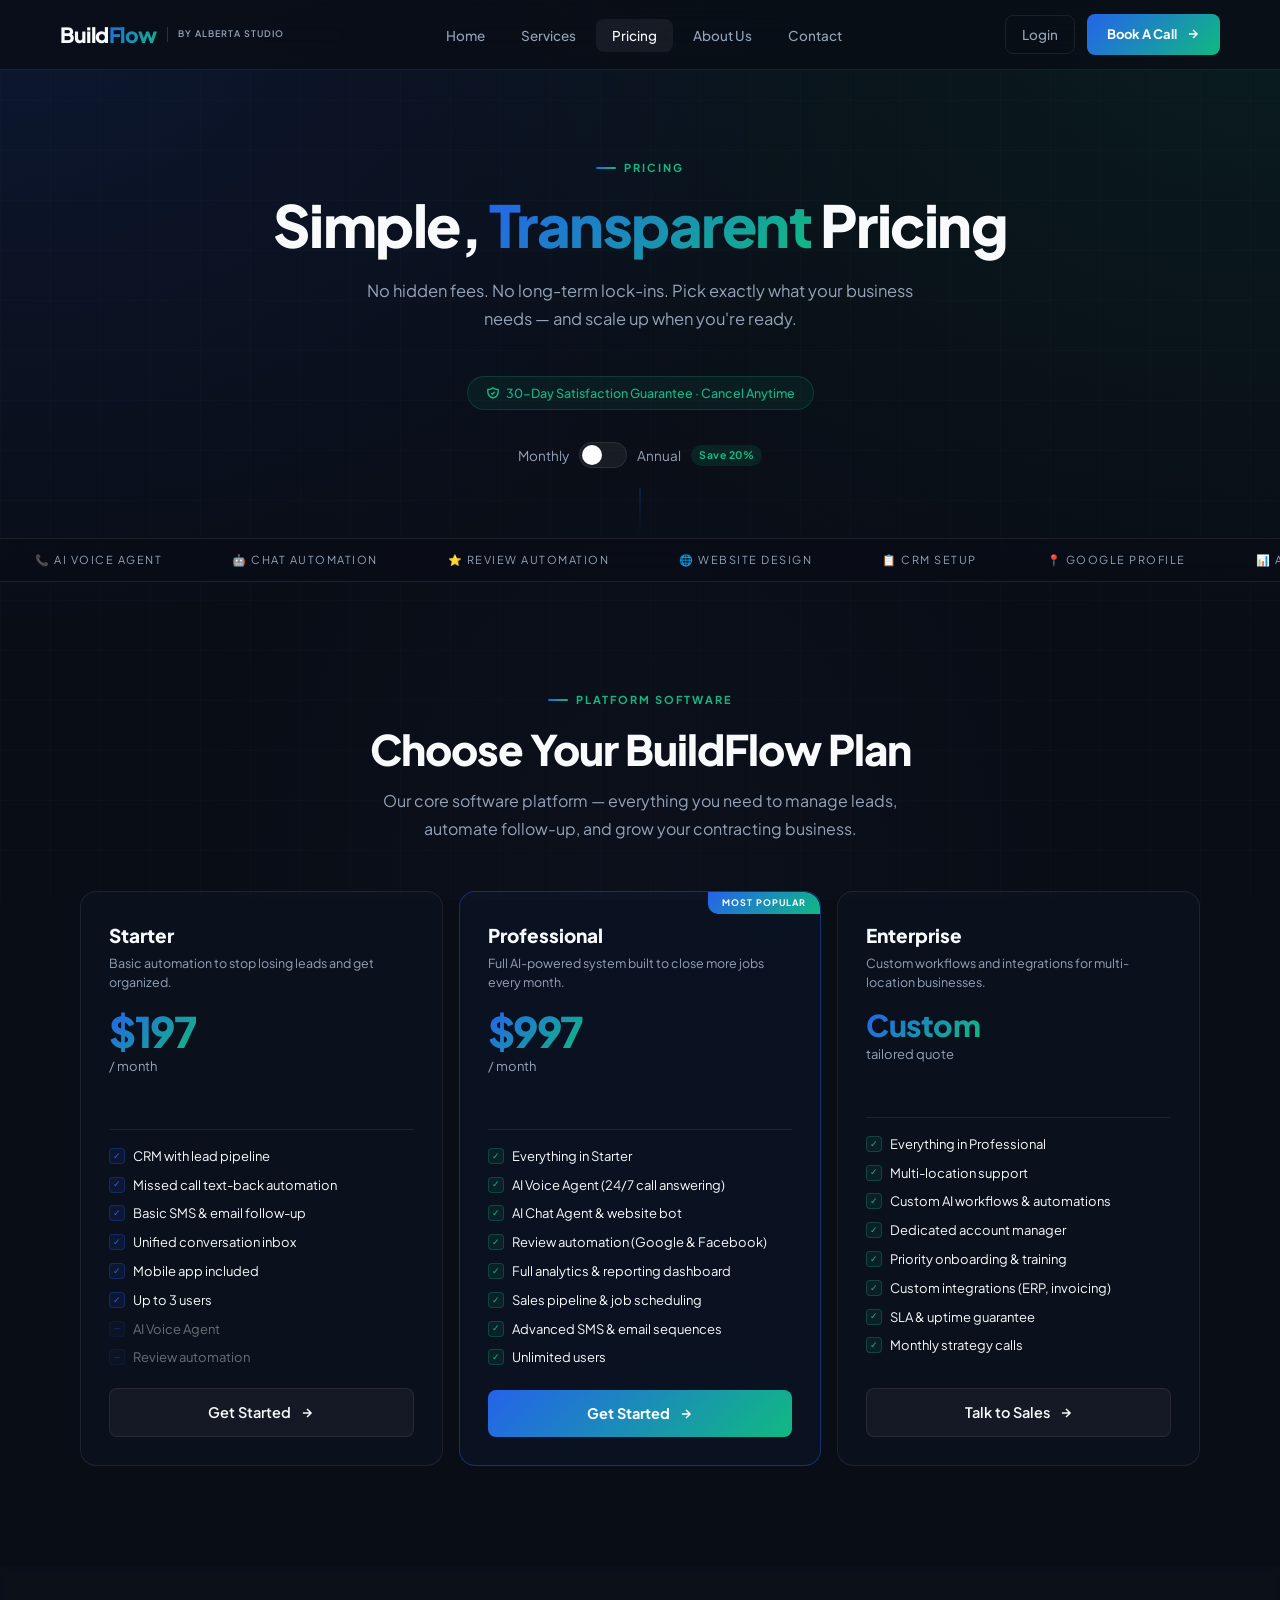
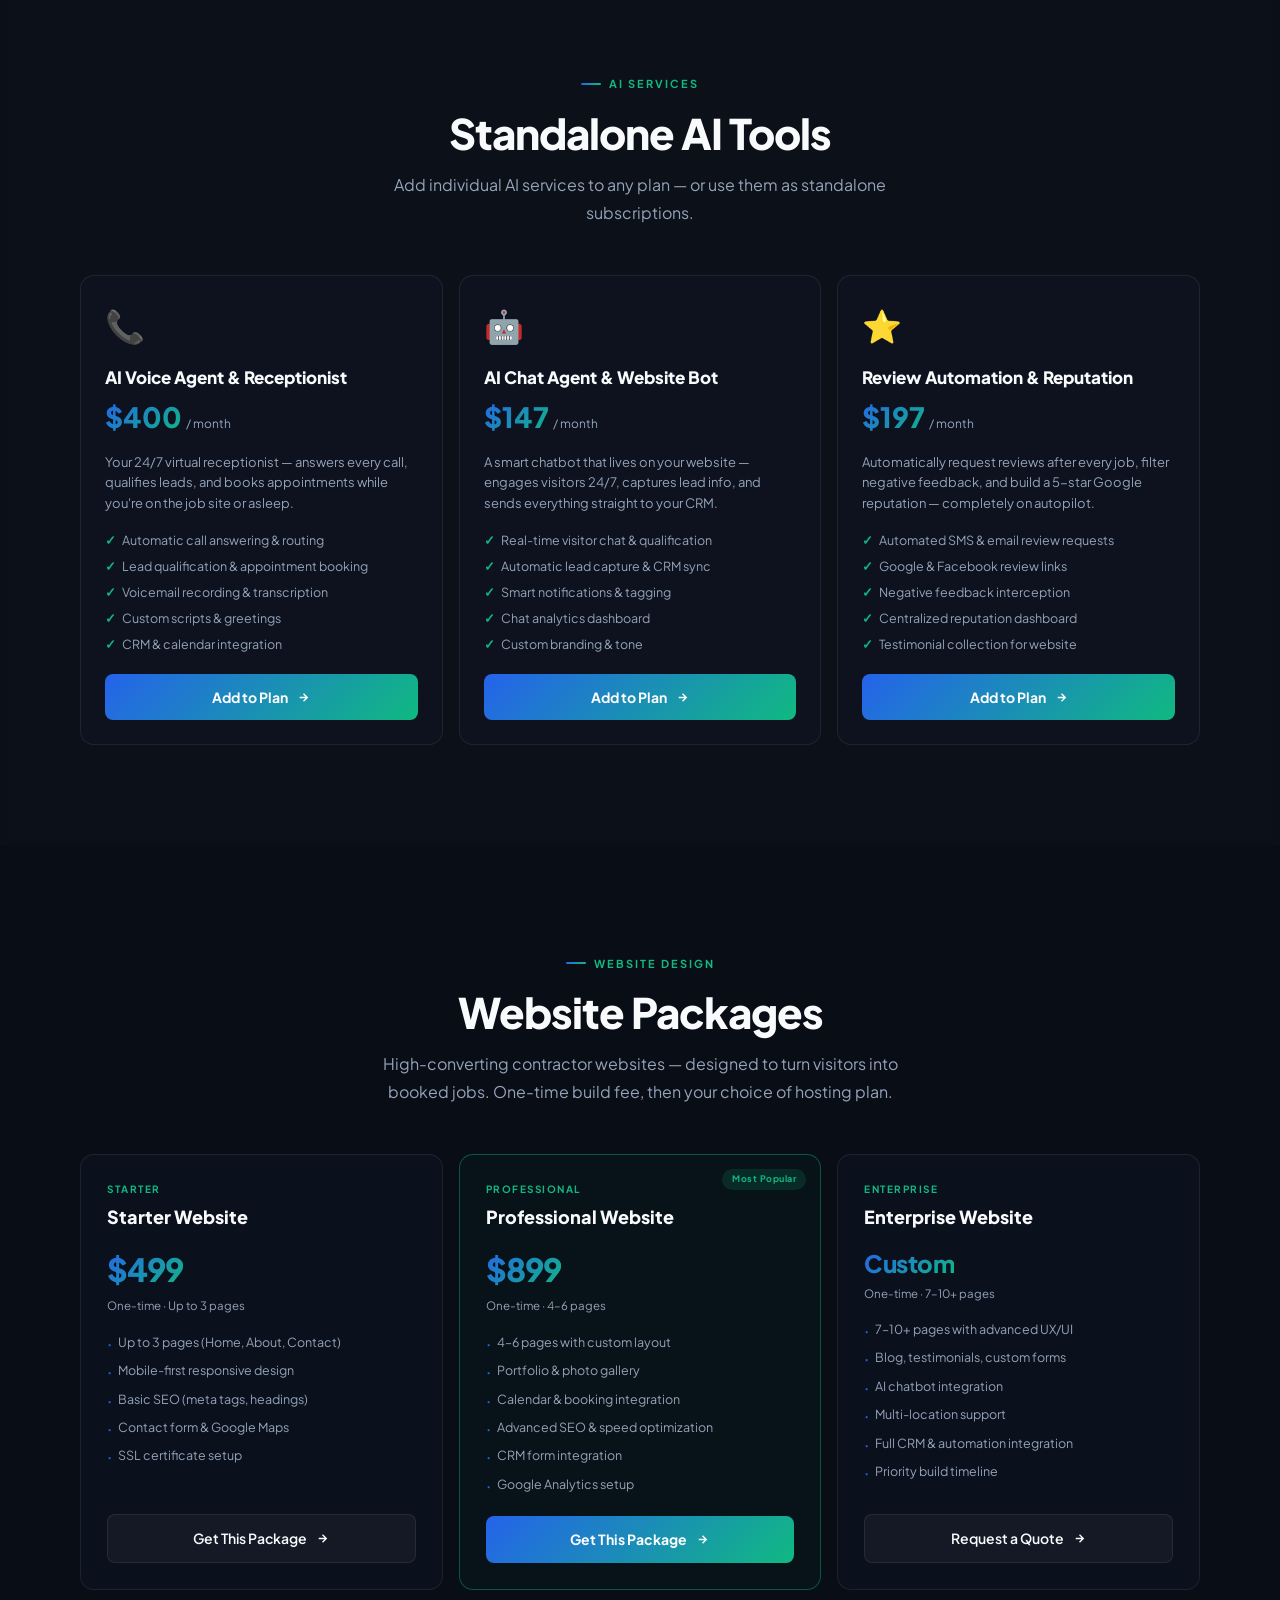
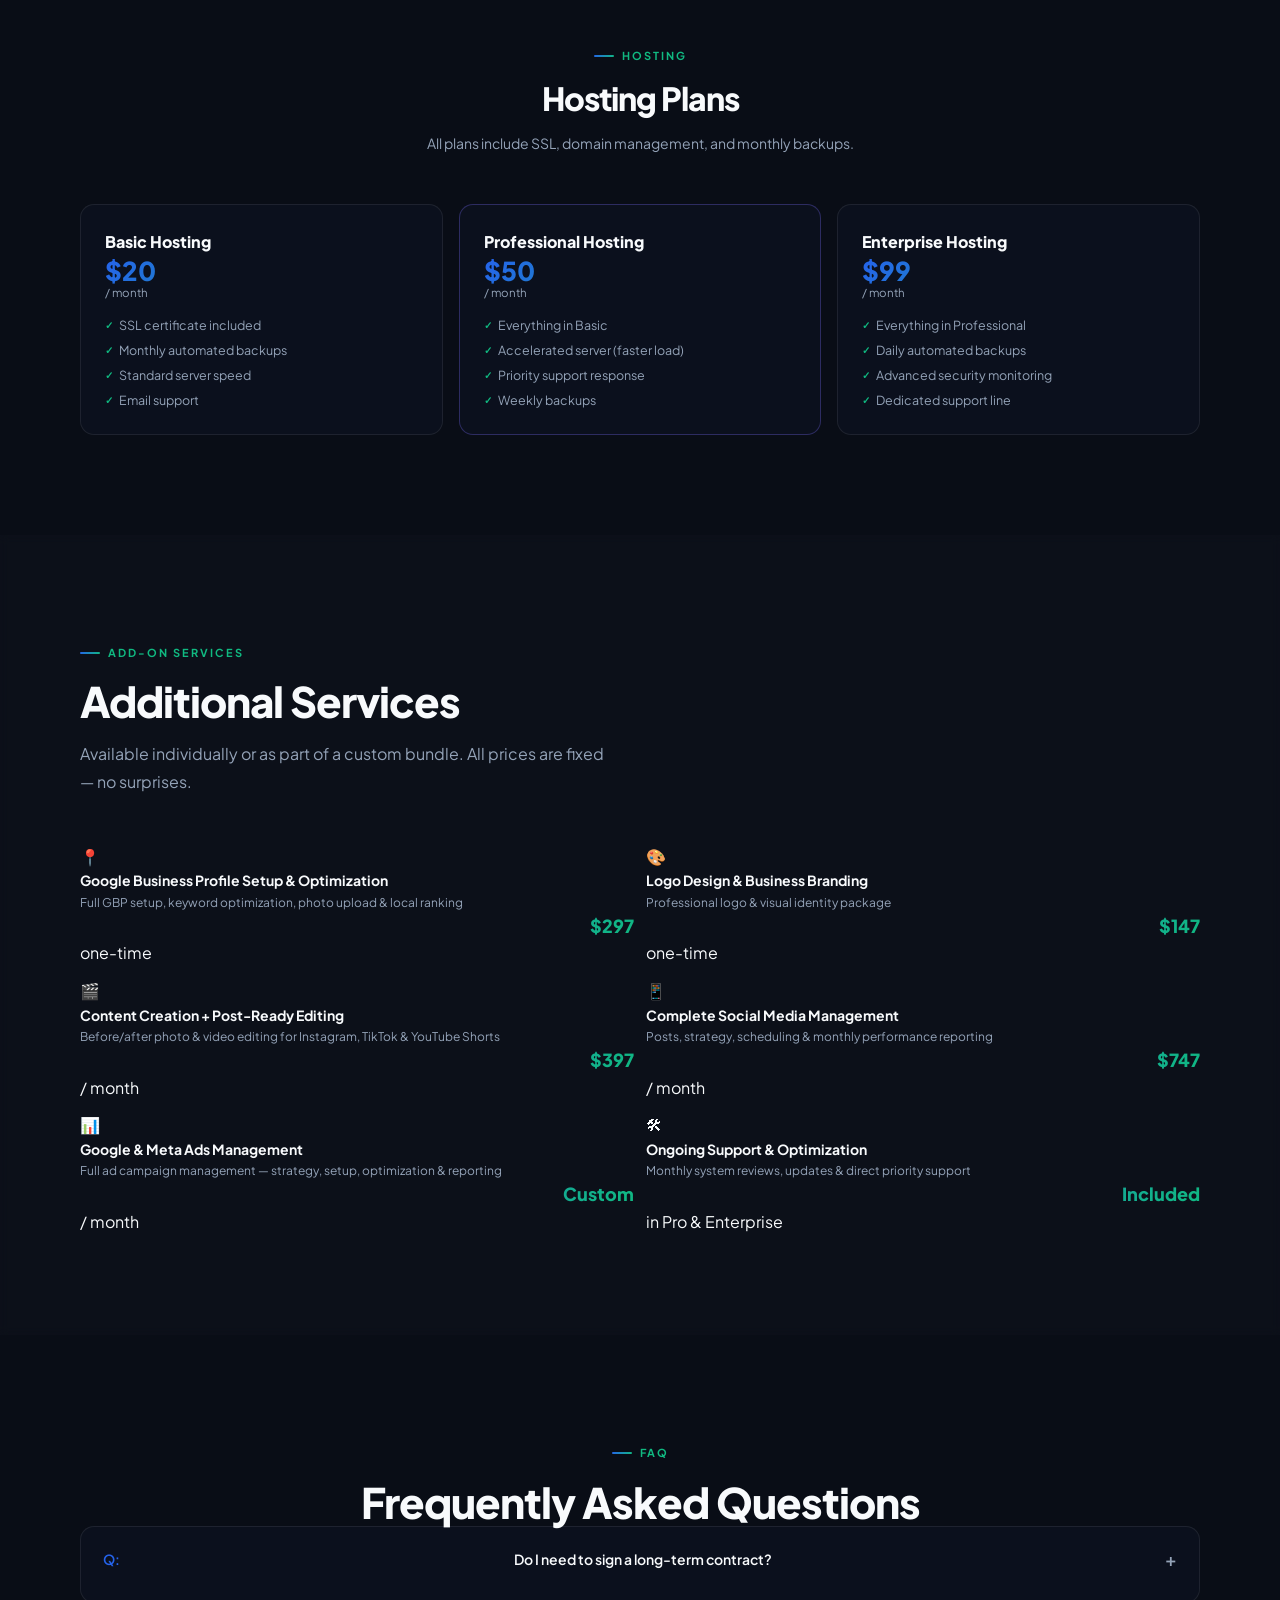
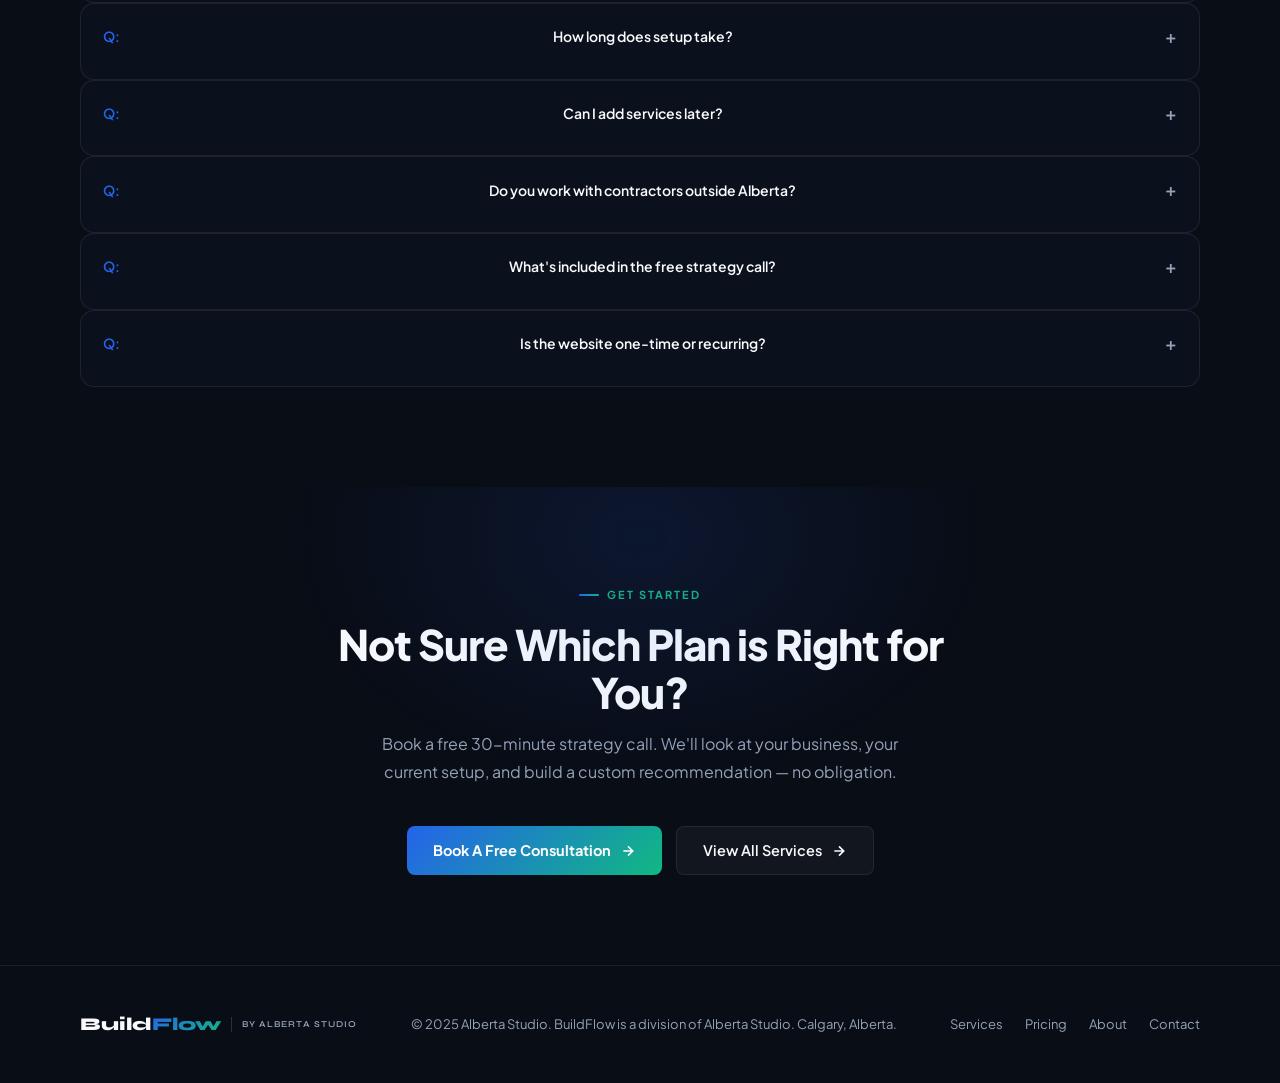
<file: pricing.html>
<!DOCTYPE html>
<html lang="en">
<head>
<meta charset="UTF-8"/>
<meta name="viewport" content="width=device-width, initial-scale=1.0"/>
<title>Pricing — BuildFlow</title>
<meta name="description" content="Simple, transparent pricing for BuildFlow's contractor automation systems — AI Voice Agents, CRM, websites, and more."/>
<link rel="preconnect" href="https://fonts.googleapis.com"/>
<link href="https://fonts.googleapis.com/css2?family=Plus+Jakarta+Sans:wght@300;400;500;600;700;800&family=Syne:wght@700;800&display=swap" rel="stylesheet"/>
<link rel="icon" href="favicon.svg" type="image/svg+xml"/>
<link rel="apple-touch-icon" href="favicon.svg"/>
<link rel="stylesheet" href="styles.css">
</head>
<body>

<div class="bg-grid"></div>

<div class="page-content">

<!-- NAV -->
<nav>
  <a href="index.html" class="logo">Build<span>Flow</span><span class="logo-sub">by Alberta Studio</span></a>
  <ul class="nav-links">
    <li><a href="index.html">Home</a></li>
    <li><a href="services.html">Services</a></li>
    <li><a href="pricing.html" class="active">Pricing</a></li>
    <li><a href="about.html">About Us</a></li>
    <li><a href="contact.html">Contact</a></li>
  </ul>
  <div class="nav-right">
    <a href="login.html" class="btn-nav-login">Login</a>
    <a href="#cta" class="btn-glow" style="font-size:13px;padding:10px 20px">Book A Call <svg class="arrow" width="14" height="14" fill="none" stroke="currentColor" stroke-width="2.5" viewBox="0 0 24 24"><path d="M5 12h14M12 5l7 7-7 7"/></svg></a>
  </div>
</nav>

<!-- HERO -->
<section class="page-hero" style="animation:fadeUp .8s ease both">
  <div class="eyebrow">Pricing</div>
  <h1 class="page-h">Simple, <em>Transparent</em> Pricing</h1>
  <p class="page-sub">No hidden fees. No long-term lock-ins. Pick exactly what your business needs — and scale up when you're ready.</p>
  <div class="guarantee-badge">
    <svg width="14" height="14" fill="none" stroke="currentColor" stroke-width="2.5" viewBox="0 0 24 24"><path d="M9 12l2 2 4-4m5.618-4.016A11.955 11.955 0 0112 2.944a11.955 11.955 0 01-8.618 3.04A12.02 12.02 0 003 9c0 5.591 3.824 10.29 9 11.622 5.176-1.332 9-6.03 9-11.622 0-1.042-.133-2.052-.382-3.016z"/></svg>
    30-Day Satisfaction Guarantee · Cancel Anytime
  </div>

  <!-- BILLING TOGGLE -->
  <div class="billing-toggle" id="billingToggle" style="margin-top:32px">
    <span>Monthly</span>
    <div class="toggle-track" id="toggleTrack" onclick="toggleBilling()">
      <div class="toggle-thumb"></div>
    </div>
    <span>Annual</span>
    <span class="save-badge">Save 20%</span>
  </div>
</section>

<!-- TICKER -->
<div class="ticker-wrap">
  <div class="ticker-track">
    <div class="ticker-item">📞 AI Voice Agent</div><div class="ticker-item">🤖 Chat Automation</div><div class="ticker-item">⭐ Review Automation</div><div class="ticker-item">🌐 Website Design</div><div class="ticker-item">📋 CRM Setup</div><div class="ticker-item">📍 Google Profile</div><div class="ticker-item">📊 Analytics</div><div class="ticker-item">🗄️ Hosting</div>
    <div class="ticker-item">📞 AI Voice Agent</div><div class="ticker-item">🤖 Chat Automation</div><div class="ticker-item">⭐ Review Automation</div><div class="ticker-item">🌐 Website Design</div><div class="ticker-item">📋 CRM Setup</div><div class="ticker-item">📍 Google Profile</div><div class="ticker-item">📊 Analytics</div><div class="ticker-item">🗄️ Hosting</div>
  </div>
</div>

<!-- ══ PLATFORM SOFTWARE ══ -->
<section class="section" id="platform">
  <div class="ctr reveal">
    <div class="sec-ey">Platform Software</div>
    <h2 class="sec-h">Choose Your BuildFlow Plan</h2>
    <p class="sec-p">Our core software platform — everything you need to manage leads, automate follow-up, and grow your contracting business.</p>
  </div>
  <div class="plans-grid">

    <div class="plan-card reveal d1">
      <div class="plan-name">Starter</div>
      <div class="plan-tagline">Basic automation to stop losing leads and get organized.</div>
      <div class="plan-price-wrap">
        <div class="plan-price" data-monthly="197" data-annual="158">$197</div>
      </div>
      <div class="plan-per">/ month</div>
      <div class="plan-annual" id="starterAnnual"></div>
      <div class="plan-divider"></div>
      <div class="plan-feats">
        <div class="pf"><div class="pf-check">✓</div><span>CRM with lead pipeline</span></div>
        <div class="pf"><div class="pf-check">✓</div><span>Missed call text-back automation</span></div>
        <div class="pf"><div class="pf-check">✓</div><span>Basic SMS &amp; email follow-up</span></div>
        <div class="pf"><div class="pf-check">✓</div><span>Unified conversation inbox</span></div>
        <div class="pf"><div class="pf-check">✓</div><span>Mobile app included</span></div>
        <div class="pf"><div class="pf-check">✓</div><span>Up to 3 users</span></div>
        <div class="pf" style="opacity:.4"><div class="pf-check">—</div><span>AI Voice Agent</span></div>
        <div class="pf" style="opacity:.4"><div class="pf-check">—</div><span>Review automation</span></div>
      </div>
      <a href="#cta" class="btn-ghost btn-full">Get Started <svg width="14" height="14" fill="none" stroke="currentColor" stroke-width="2.5" viewBox="0 0 24 24"><path d="M5 12h14M12 5l7 7-7 7"/></svg></a>
    </div>

    <div class="plan-card featured reveal d2">
      <div class="plan-name">Professional</div>
      <div class="plan-tagline">Full AI-powered system built to close more jobs every month.</div>
      <div class="plan-price-wrap">
        <div class="plan-price" data-monthly="997" data-annual="798">$997</div>
      </div>
      <div class="plan-per">/ month</div>
      <div class="plan-annual" id="proAnnual"></div>
      <div class="plan-divider"></div>
      <div class="plan-feats">
        <div class="pf"><div class="pf-check green">✓</div><span>Everything in Starter</span></div>
        <div class="pf"><div class="pf-check green">✓</div><span>AI Voice Agent (24/7 call answering)</span></div>
        <div class="pf"><div class="pf-check green">✓</div><span>AI Chat Agent &amp; website bot</span></div>
        <div class="pf"><div class="pf-check green">✓</div><span>Review automation (Google &amp; Facebook)</span></div>
        <div class="pf"><div class="pf-check green">✓</div><span>Full analytics &amp; reporting dashboard</span></div>
        <div class="pf"><div class="pf-check green">✓</div><span>Sales pipeline &amp; job scheduling</span></div>
        <div class="pf"><div class="pf-check green">✓</div><span>Advanced SMS &amp; email sequences</span></div>
        <div class="pf"><div class="pf-check green">✓</div><span>Unlimited users</span></div>
      </div>
      <a href="#cta" class="btn-glow btn-full">Get Started <svg class="arrow" width="14" height="14" fill="none" stroke="currentColor" stroke-width="2.5" viewBox="0 0 24 24"><path d="M5 12h14M12 5l7 7-7 7"/></svg></a>
    </div>

    <div class="plan-card reveal d3">
      <div class="plan-name">Enterprise</div>
      <div class="plan-tagline">Custom workflows and integrations for multi-location businesses.</div>
      <div class="plan-price-wrap">
        <div class="plan-price custom">Custom</div>
      </div>
      <div class="plan-per">tailored quote</div>
      <div class="plan-annual"></div>
      <div class="plan-divider"></div>
      <div class="plan-feats">
        <div class="pf"><div class="pf-check green">✓</div><span>Everything in Professional</span></div>
        <div class="pf"><div class="pf-check green">✓</div><span>Multi-location support</span></div>
        <div class="pf"><div class="pf-check green">✓</div><span>Custom AI workflows &amp; automations</span></div>
        <div class="pf"><div class="pf-check green">✓</div><span>Dedicated account manager</span></div>
        <div class="pf"><div class="pf-check green">✓</div><span>Priority onboarding &amp; training</span></div>
        <div class="pf"><div class="pf-check green">✓</div><span>Custom integrations (ERP, invoicing)</span></div>
        <div class="pf"><div class="pf-check green">✓</div><span>SLA &amp; uptime guarantee</span></div>
        <div class="pf"><div class="pf-check green">✓</div><span>Monthly strategy calls</span></div>
      </div>
      <a href="#cta" class="btn-ghost btn-full">Talk to Sales <svg width="14" height="14" fill="none" stroke="currentColor" stroke-width="2.5" viewBox="0 0 24 24"><path d="M5 12h14M12 5l7 7-7 7"/></svg></a>
    </div>

  </div>
</section>

<!-- ══ AI SERVICES ══ -->
<section class="section alt" id="ai-services">
  <div class="ctr reveal">
    <div class="sec-ey">AI Services</div>
    <h2 class="sec-h">Standalone AI Tools</h2>
    <p class="sec-p">Add individual AI services to any plan — or use them as standalone subscriptions.</p>
  </div>
  <div class="ai-grid">

    <div class="ai-card reveal d1">
      <div class="ai-icon">📞</div>
      <div class="ai-name">AI Voice Agent &amp; Receptionist</div>
      <div class="ai-price-row"><div class="ai-price">$400</div><div class="ai-per">/ month</div></div>
      <div class="ai-desc">Your 24/7 virtual receptionist — answers every call, qualifies leads, and books appointments while you're on the job site or asleep.</div>
      <div class="ai-feats">
        <div class="af">Automatic call answering &amp; routing</div>
        <div class="af">Lead qualification &amp; appointment booking</div>
        <div class="af">Voicemail recording &amp; transcription</div>
        <div class="af">Custom scripts &amp; greetings</div>
        <div class="af">CRM &amp; calendar integration</div>
      </div>
      <a href="#cta" class="btn-glow btn-full" style="font-size:14px;padding:12px 20px">Add to Plan <svg class="arrow" width="13" height="13" fill="none" stroke="currentColor" stroke-width="2.5" viewBox="0 0 24 24"><path d="M5 12h14M12 5l7 7-7 7"/></svg></a>
    </div>

    <div class="ai-card reveal d2">
      <div class="ai-icon">🤖</div>
      <div class="ai-name">AI Chat Agent &amp; Website Bot</div>
      <div class="ai-price-row"><div class="ai-price">$147</div><div class="ai-per">/ month</div></div>
      <div class="ai-desc">A smart chatbot that lives on your website — engages visitors 24/7, captures lead info, and sends everything straight to your CRM.</div>
      <div class="ai-feats">
        <div class="af">Real-time visitor chat &amp; qualification</div>
        <div class="af">Automatic lead capture &amp; CRM sync</div>
        <div class="af">Smart notifications &amp; tagging</div>
        <div class="af">Chat analytics dashboard</div>
        <div class="af">Custom branding &amp; tone</div>
      </div>
      <a href="#cta" class="btn-glow btn-full" style="font-size:14px;padding:12px 20px">Add to Plan <svg class="arrow" width="13" height="13" fill="none" stroke="currentColor" stroke-width="2.5" viewBox="0 0 24 24"><path d="M5 12h14M12 5l7 7-7 7"/></svg></a>
    </div>

    <div class="ai-card reveal d3">
      <div class="ai-icon">⭐</div>
      <div class="ai-name">Review Automation &amp; Reputation</div>
      <div class="ai-price-row"><div class="ai-price">$197</div><div class="ai-per">/ month</div></div>
      <div class="ai-desc">Automatically request reviews after every job, filter negative feedback, and build a 5-star Google reputation — completely on autopilot.</div>
      <div class="ai-feats">
        <div class="af">Automated SMS &amp; email review requests</div>
        <div class="af">Google &amp; Facebook review links</div>
        <div class="af">Negative feedback interception</div>
        <div class="af">Centralized reputation dashboard</div>
        <div class="af">Testimonial collection for website</div>
      </div>
      <a href="#cta" class="btn-glow btn-full" style="font-size:14px;padding:12px 20px">Add to Plan <svg class="arrow" width="13" height="13" fill="none" stroke="currentColor" stroke-width="2.5" viewBox="0 0 24 24"><path d="M5 12h14M12 5l7 7-7 7"/></svg></a>
    </div>

  </div>
</section>

<!-- ══ WEBSITE PACKAGES ══ -->
<section class="section" id="websites">
  <div class="ctr reveal">
    <div class="sec-ey">Website Design</div>
    <h2 class="sec-h">Website Packages</h2>
    <p class="sec-p">High-converting contractor websites — designed to turn visitors into booked jobs. One-time build fee, then your choice of hosting plan.</p>
  </div>
  <div class="web-grid">

    <div class="web-card reveal d1">
      <div class="web-type">Starter</div>
      <div class="web-name">Starter Website</div>
      <div class="web-price-row"><div class="web-price">$499</div></div>
      <div class="web-note">One-time · Up to 3 pages</div>
      <div class="web-feats">
        <div class="wf">Up to 3 pages (Home, About, Contact)</div>
        <div class="wf">Mobile-first responsive design</div>
        <div class="wf">Basic SEO (meta tags, headings)</div>
        <div class="wf">Contact form &amp; Google Maps</div>
        <div class="wf">SSL certificate setup</div>
      </div>
      <a href="#cta" class="btn-ghost btn-full" style="font-size:14px;padding:12px 20px">Get This Package <svg width="13" height="13" fill="none" stroke="currentColor" stroke-width="2.5" viewBox="0 0 24 24"><path d="M5 12h14M12 5l7 7-7 7"/></svg></a>
    </div>

    <div class="web-card featured reveal d2">
      <div class="web-badge">Most Popular</div>
      <div class="web-type">Professional</div>
      <div class="web-name">Professional Website</div>
      <div class="web-price-row"><div class="web-price">$899</div></div>
      <div class="web-note">One-time · 4–6 pages</div>
      <div class="web-feats">
        <div class="wf">4–6 pages with custom layout</div>
        <div class="wf">Portfolio &amp; photo gallery</div>
        <div class="wf">Calendar &amp; booking integration</div>
        <div class="wf">Advanced SEO &amp; speed optimization</div>
        <div class="wf">CRM form integration</div>
        <div class="wf">Google Analytics setup</div>
      </div>
      <a href="#cta" class="btn-glow btn-full" style="font-size:14px;padding:12px 20px">Get This Package <svg class="arrow" width="13" height="13" fill="none" stroke="currentColor" stroke-width="2.5" viewBox="0 0 24 24"><path d="M5 12h14M12 5l7 7-7 7"/></svg></a>
    </div>

    <div class="web-card reveal d3">
      <div class="web-type">Enterprise</div>
      <div class="web-name">Enterprise Website</div>
      <div class="web-price-row"><div class="web-price custom">Custom</div></div>
      <div class="web-note">One-time · 7–10+ pages</div>
      <div class="web-feats">
        <div class="wf">7–10+ pages with advanced UX/UI</div>
        <div class="wf">Blog, testimonials, custom forms</div>
        <div class="wf">AI chatbot integration</div>
        <div class="wf">Multi-location support</div>
        <div class="wf">Full CRM &amp; automation integration</div>
        <div class="wf">Priority build timeline</div>
      </div>
      <a href="#cta" class="btn-ghost btn-full" style="font-size:14px;padding:12px 20px">Request a Quote <svg width="13" height="13" fill="none" stroke="currentColor" stroke-width="2.5" viewBox="0 0 24 24"><path d="M5 12h14M12 5l7 7-7 7"/></svg></a>
    </div>

  </div>

  <!-- HOSTING -->
  <div style="margin-top:48px">
    <div class="ctr reveal">
      <div class="sec-ey">Hosting</div>
      <h2 class="sec-h" style="font-size:clamp(22px,2.5vw,32px)">Hosting Plans</h2>
      <p class="sec-p" style="font-size:14px">All plans include SSL, domain management, and monthly backups.</p>
    </div>
    <div class="hosting-grid reveal d1">
      <div class="host-card">
        <div class="host-name">Basic Hosting</div>
        <div class="host-price">$20</div>
        <div class="host-per">/ month</div>
        <div class="host-feats">
          <div class="hf">SSL certificate included</div>
          <div class="hf">Monthly automated backups</div>
          <div class="hf">Standard server speed</div>
          <div class="hf">Email support</div>
        </div>
      </div>
      <div class="host-card" style="border-color:rgba(123,111,255,0.3)">
        <div class="host-name">Professional Hosting</div>
        <div class="host-price">$50</div>
        <div class="host-per">/ month</div>
        <div class="host-feats">
          <div class="hf">Everything in Basic</div>
          <div class="hf">Accelerated server (faster load)</div>
          <div class="hf">Priority support response</div>
          <div class="hf">Weekly backups</div>
        </div>
      </div>
      <div class="host-card">
        <div class="host-name">Enterprise Hosting</div>
        <div class="host-price">$99</div>
        <div class="host-per">/ month</div>
        <div class="host-feats">
          <div class="hf">Everything in Professional</div>
          <div class="hf">Daily automated backups</div>
          <div class="hf">Advanced security monitoring</div>
          <div class="hf">Dedicated support line</div>
        </div>
      </div>
    </div>
  </div>
</section>

<!-- ══ ADD-ONS ══ -->
<section class="section alt" id="addons">
  <div class="reveal">
    <div class="sec-ey">Add-On Services</div>
    <h2 class="sec-h">Additional Services</h2>
    <p class="sec-p">Available individually or as part of a custom bundle. All prices are fixed — no surprises.</p>
  </div>
  <div class="addons-grid reveal d1">
    <div class="addon-row">
      <div class="addon-left">
        <div class="addon-icon">📍</div>
        <div><div class="addon-name">Google Business Profile Setup &amp; Optimization</div><div class="addon-desc">Full GBP setup, keyword optimization, photo upload &amp; local ranking</div></div>
      </div>
      <div><div class="addon-price">$297</div><div class="addon-freq">one-time</div></div>
    </div>
    <div class="addon-row">
      <div class="addon-left">
        <div class="addon-icon">🎨</div>
        <div><div class="addon-name">Logo Design &amp; Business Branding</div><div class="addon-desc">Professional logo &amp; visual identity package</div></div>
      </div>
      <div><div class="addon-price">$147</div><div class="addon-freq">one-time</div></div>
    </div>
    <div class="addon-row">
      <div class="addon-left">
        <div class="addon-icon">🎬</div>
        <div><div class="addon-name">Content Creation + Post-Ready Editing</div><div class="addon-desc">Before/after photo &amp; video editing for Instagram, TikTok &amp; YouTube Shorts</div></div>
      </div>
      <div><div class="addon-price">$397</div><div class="addon-freq">/ month</div></div>
    </div>
    <div class="addon-row">
      <div class="addon-left">
        <div class="addon-icon">📱</div>
        <div><div class="addon-name">Complete Social Media Management</div><div class="addon-desc">Posts, strategy, scheduling &amp; monthly performance reporting</div></div>
      </div>
      <div><div class="addon-price">$747</div><div class="addon-freq">/ month</div></div>
    </div>
    <div class="addon-row">
      <div class="addon-left">
        <div class="addon-icon">📊</div>
        <div><div class="addon-name">Google &amp; Meta Ads Management</div><div class="addon-desc">Full ad campaign management — strategy, setup, optimization &amp; reporting</div></div>
      </div>
      <div><div class="addon-price">Custom</div><div class="addon-freq">/ month</div></div>
    </div>
    <div class="addon-row">
      <div class="addon-left">
        <div class="addon-icon">🛠</div>
        <div><div class="addon-name">Ongoing Support &amp; Optimization</div><div class="addon-desc">Monthly system reviews, updates &amp; direct priority support</div></div>
      </div>
      <div><div class="addon-price">Included</div><div class="addon-freq">in Pro &amp; Enterprise</div></div>
    </div>
  </div>
</section>

<!-- ══ FAQ ══ -->
<section class="section" id="faq">
  <div class="ctr reveal">
    <div class="sec-ey">FAQ</div>
    <h2 class="sec-h">Frequently Asked Questions</h2>
  </div>
  <div class="faq-list reveal d1">
    <div class="faq-item">
      <div class="faq-q" onclick="toggleFaq(this)">
        Do I need to sign a long-term contract?
        <span class="faq-icon">+</span>
      </div>
      <div class="faq-a">No. All monthly plans are month-to-month — you can cancel anytime without penalty. Annual plans are billed upfront and save you 20%.</div>
    </div>
    <div class="faq-item">
      <div class="faq-q" onclick="toggleFaq(this)">
        How long does setup take?
        <span class="faq-icon">+</span>
      </div>
      <div class="faq-a">Missed call text-back and basic CRM can be live within 24 hours. A full system setup (website + CRM + AI agent + automations) typically takes 7–14 days depending on complexity.</div>
    </div>
    <div class="faq-item">
      <div class="faq-q" onclick="toggleFaq(this)">
        Can I add services later?
        <span class="faq-icon">+</span>
      </div>
      <div class="faq-a">Absolutely. You can start with the Starter plan or just a website and add AI services, automation, or add-ons at any time. Everything is modular and connects together.</div>
    </div>
    <div class="faq-item">
      <div class="faq-q" onclick="toggleFaq(this)">
        Do you work with contractors outside Alberta?
        <span class="faq-icon">+</span>
      </div>
      <div class="faq-a">Yes — we work with contractors across Canada. Our systems are built for any province or territory. We also serve US-based contractors on request.</div>
    </div>
    <div class="faq-item">
      <div class="faq-q" onclick="toggleFaq(this)">
        What's included in the free strategy call?
        <span class="faq-icon">+</span>
      </div>
      <div class="faq-a">A 30-minute call where we audit your current lead flow, identify where you're losing money, and walk you through which BuildFlow services would have the biggest impact for your specific business — no pressure, no pitch deck.</div>
    </div>
    <div class="faq-item">
      <div class="faq-q" onclick="toggleFaq(this)">
        Is the website one-time or recurring?
        <span class="faq-icon">+</span>
      </div>
      <div class="faq-a">The website build is a one-time fee. Hosting is a separate monthly subscription (starting at $20/month) which covers SSL, backups, and server maintenance.</div>
    </div>
  </div>
</section>

<!-- CTA -->
<section class="cta-section" id="cta">
  <div class="eyebrow">Get Started</div>
  <h2 class="sec-h ctr">Not Sure Which Plan is Right for You?</h2>
  <p class="sec-p ctr">Book a free 30-minute strategy call. We'll look at your business, your current setup, and build a custom recommendation — no obligation.</p>
  <div class="cta-btns">
    <a href="contact.html?type=strategy" class="btn-glow">Book A Free Consultation <svg class="arrow" width="16" height="16" fill="none" stroke="currentColor" stroke-width="2.5" viewBox="0 0 24 24"><path d="M5 12h14M12 5l7 7-7 7"/></svg></a>
    <a href="services.html" class="btn-ghost">View All Services <svg width="16" height="16" fill="none" stroke="currentColor" stroke-width="2.5" viewBox="0 0 24 24"><path d="M5 12h14M12 5l7 7-7 7"/></svg></a>
  </div>
</section>

<!-- FOOTER -->
<footer>
  <a href="index.html" class="footer-logo">Build<span>Flow</span><span class="logo-sub">by Alberta Studio</span></a>
  <div class="footer-copy">© 2025 Alberta Studio. BuildFlow is a division of Alberta Studio. Calgary, Alberta.</div>
  <div class="footer-links">
    <a href="services.html">Services</a>
    <a href="pricing.html">Pricing</a>
    <a href="about.html">About</a>
    <a href="contact.html">Contact</a>
  </div>
</footer>

</div><!-- end page-content -->

<script>
/* REVEAL */
const rev=document.querySelectorAll('.reveal');
const io=new IntersectionObserver(e=>{e.forEach(x=>{if(x.isIntersecting)x.target.classList.add('in')})},{threshold:.08});
rev.forEach(r=>io.observe(r));

/* BILLING TOGGLE */
let isAnnual=false;
function toggleBilling(){
  isAnnual=!isAnnual;
  document.getElementById('toggleTrack').classList.toggle('on',isAnnual);
  const prices=document.querySelectorAll('.plan-price[data-monthly]');
  prices.forEach(p=>{
    const m=parseInt(p.dataset.monthly);
    const a=parseInt(p.dataset.annual);
    p.textContent='$'+(isAnnual?a:m);
  });
  document.getElementById('starterAnnual').textContent=isAnnual?'Billed $1,896/yr — save $468':'';
  document.getElementById('proAnnual').textContent=isAnnual?'Billed $9,576/yr — save $2,388':'';
}

/* FAQ ACCORDION */
function toggleFaq(el){
  const item=el.parentElement;
  const wasOpen=item.classList.contains('open');
  document.querySelectorAll('.faq-item').forEach(i=>i.classList.remove('open'));
  if(!wasOpen) item.classList.add('open');
}
</script>
</body>
</html>
</file>
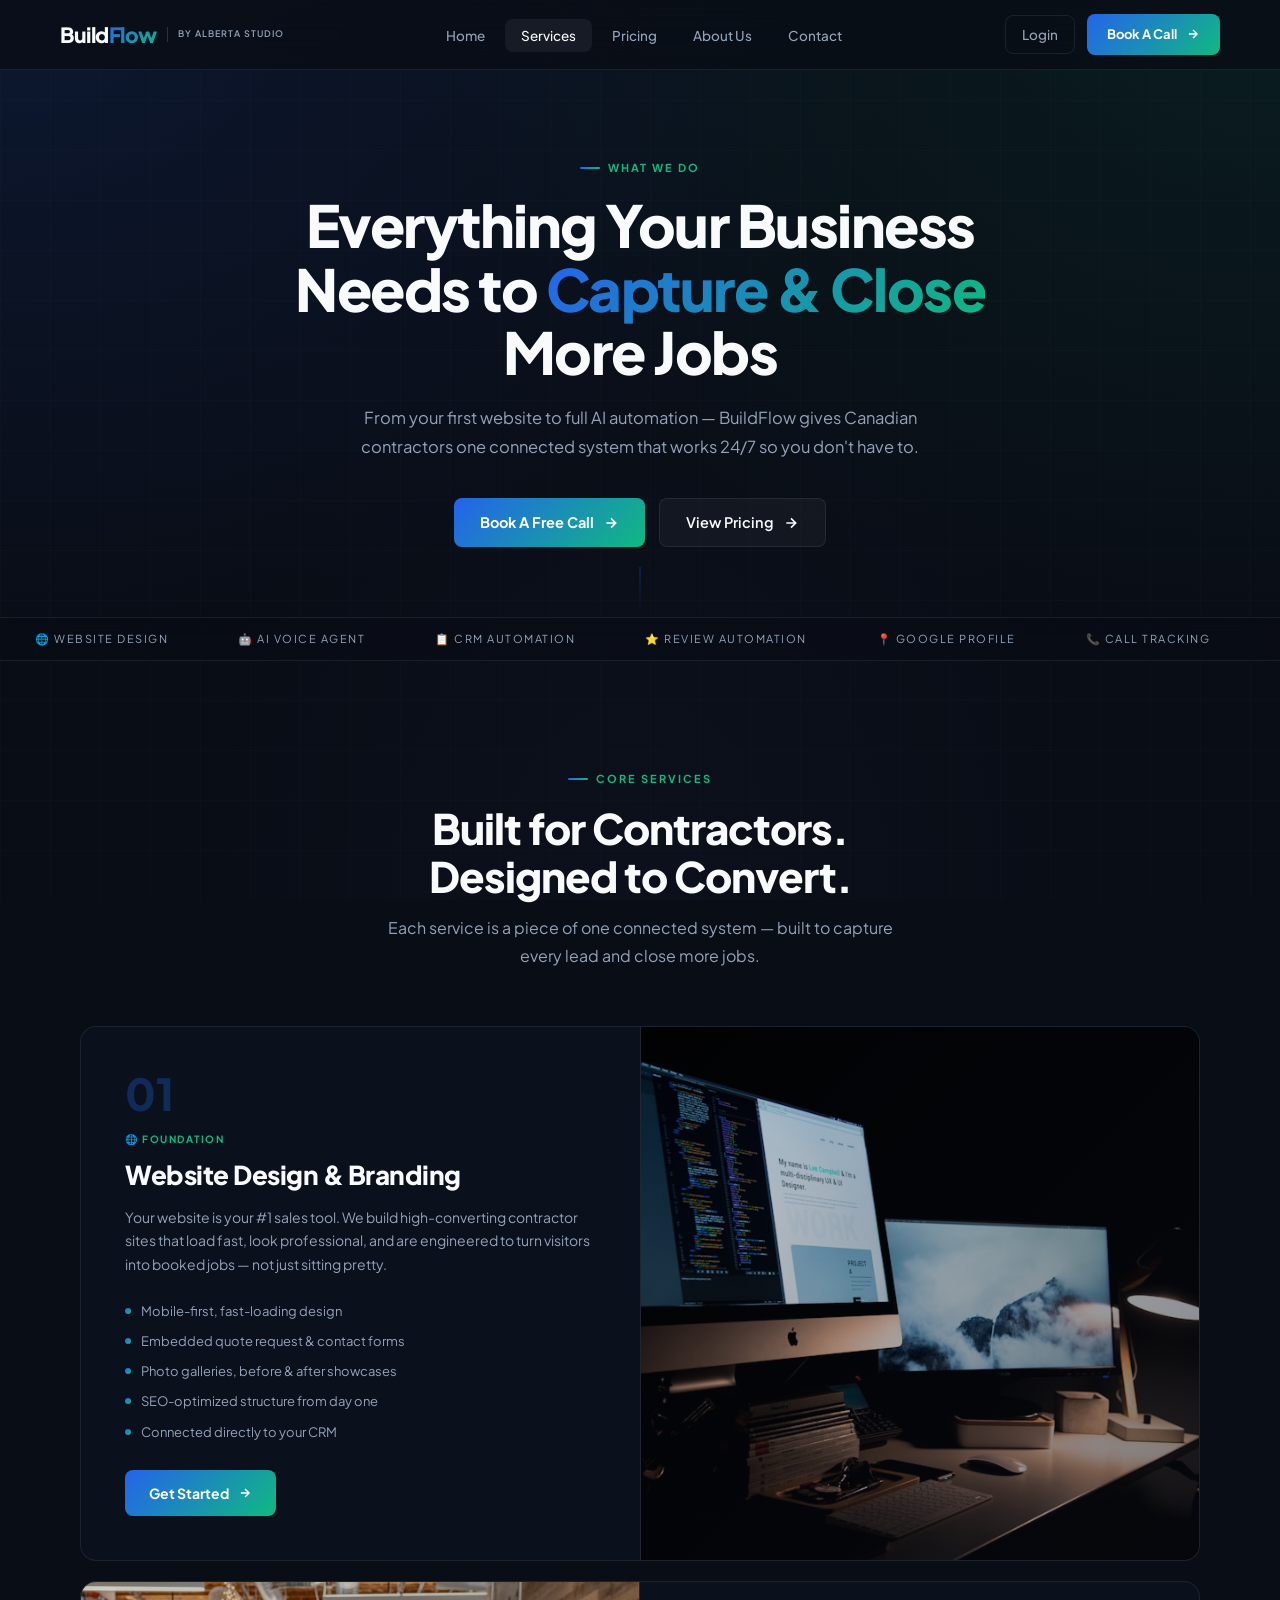
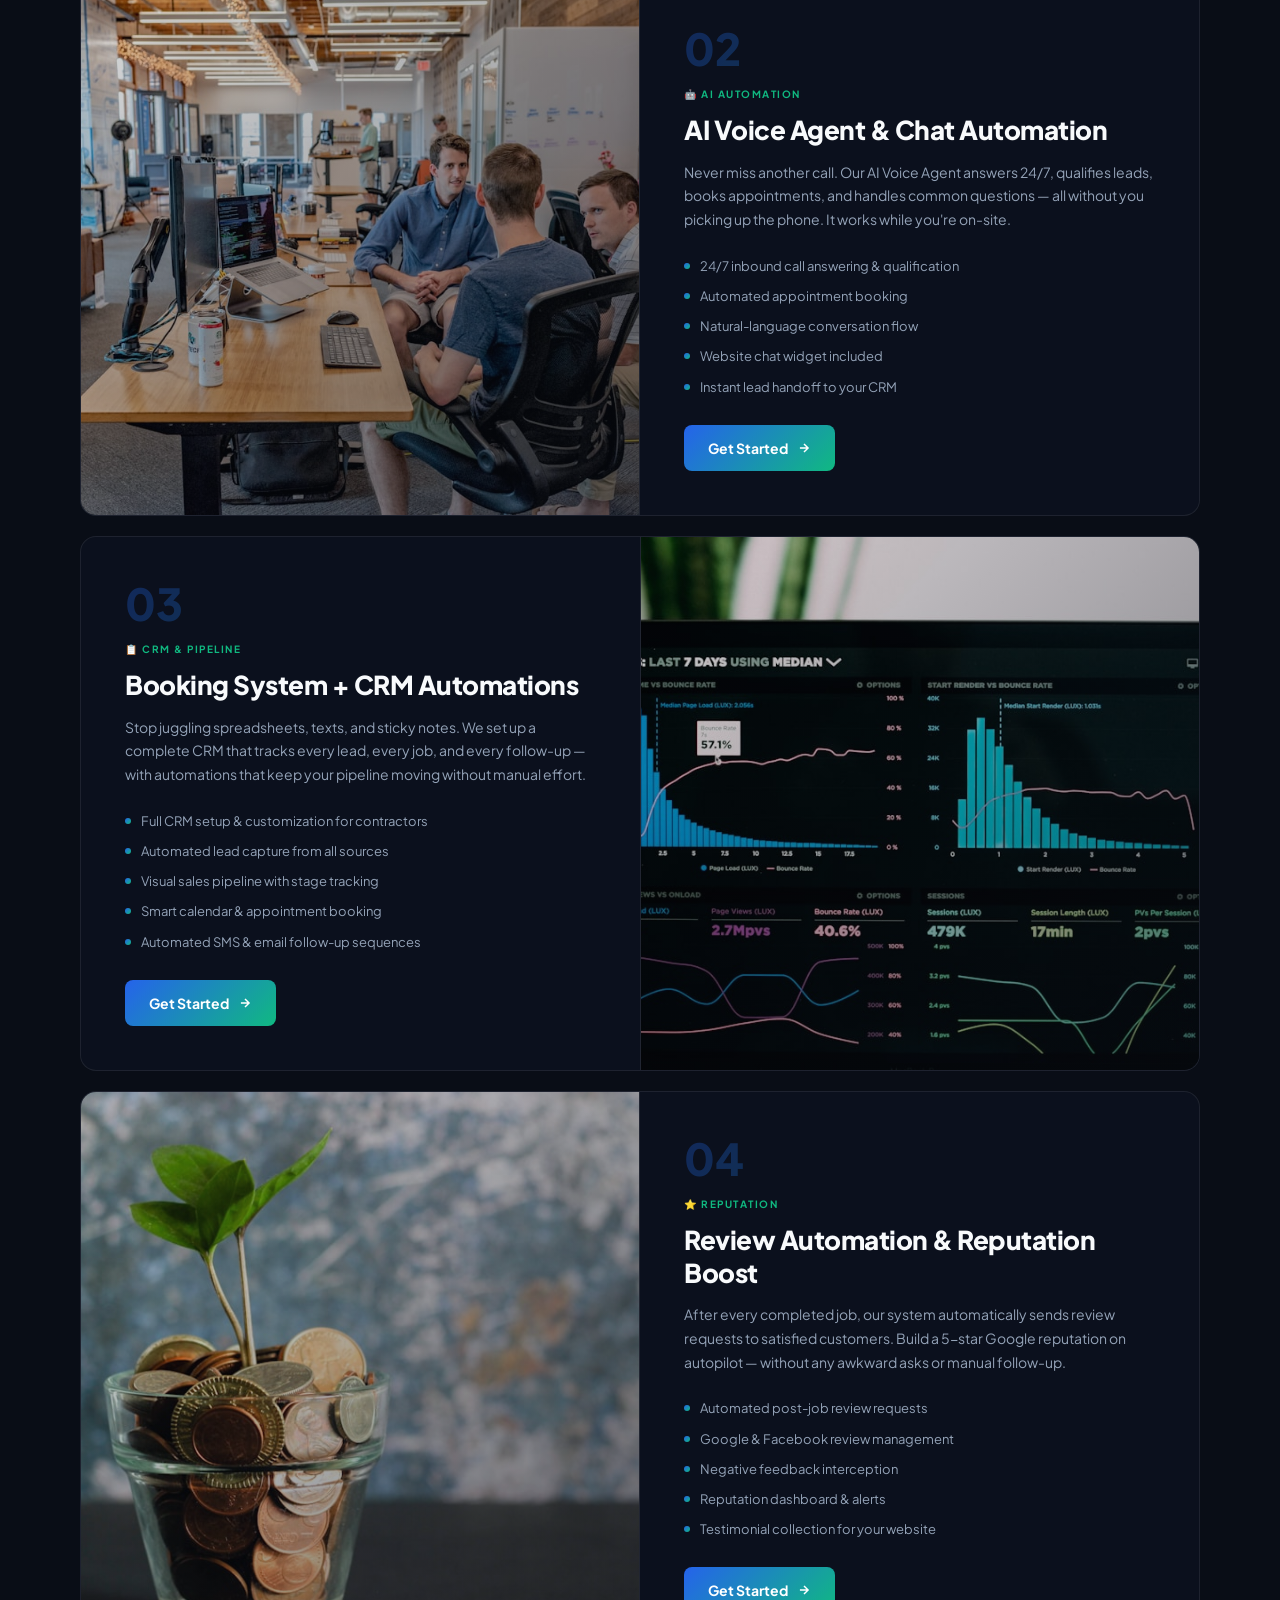
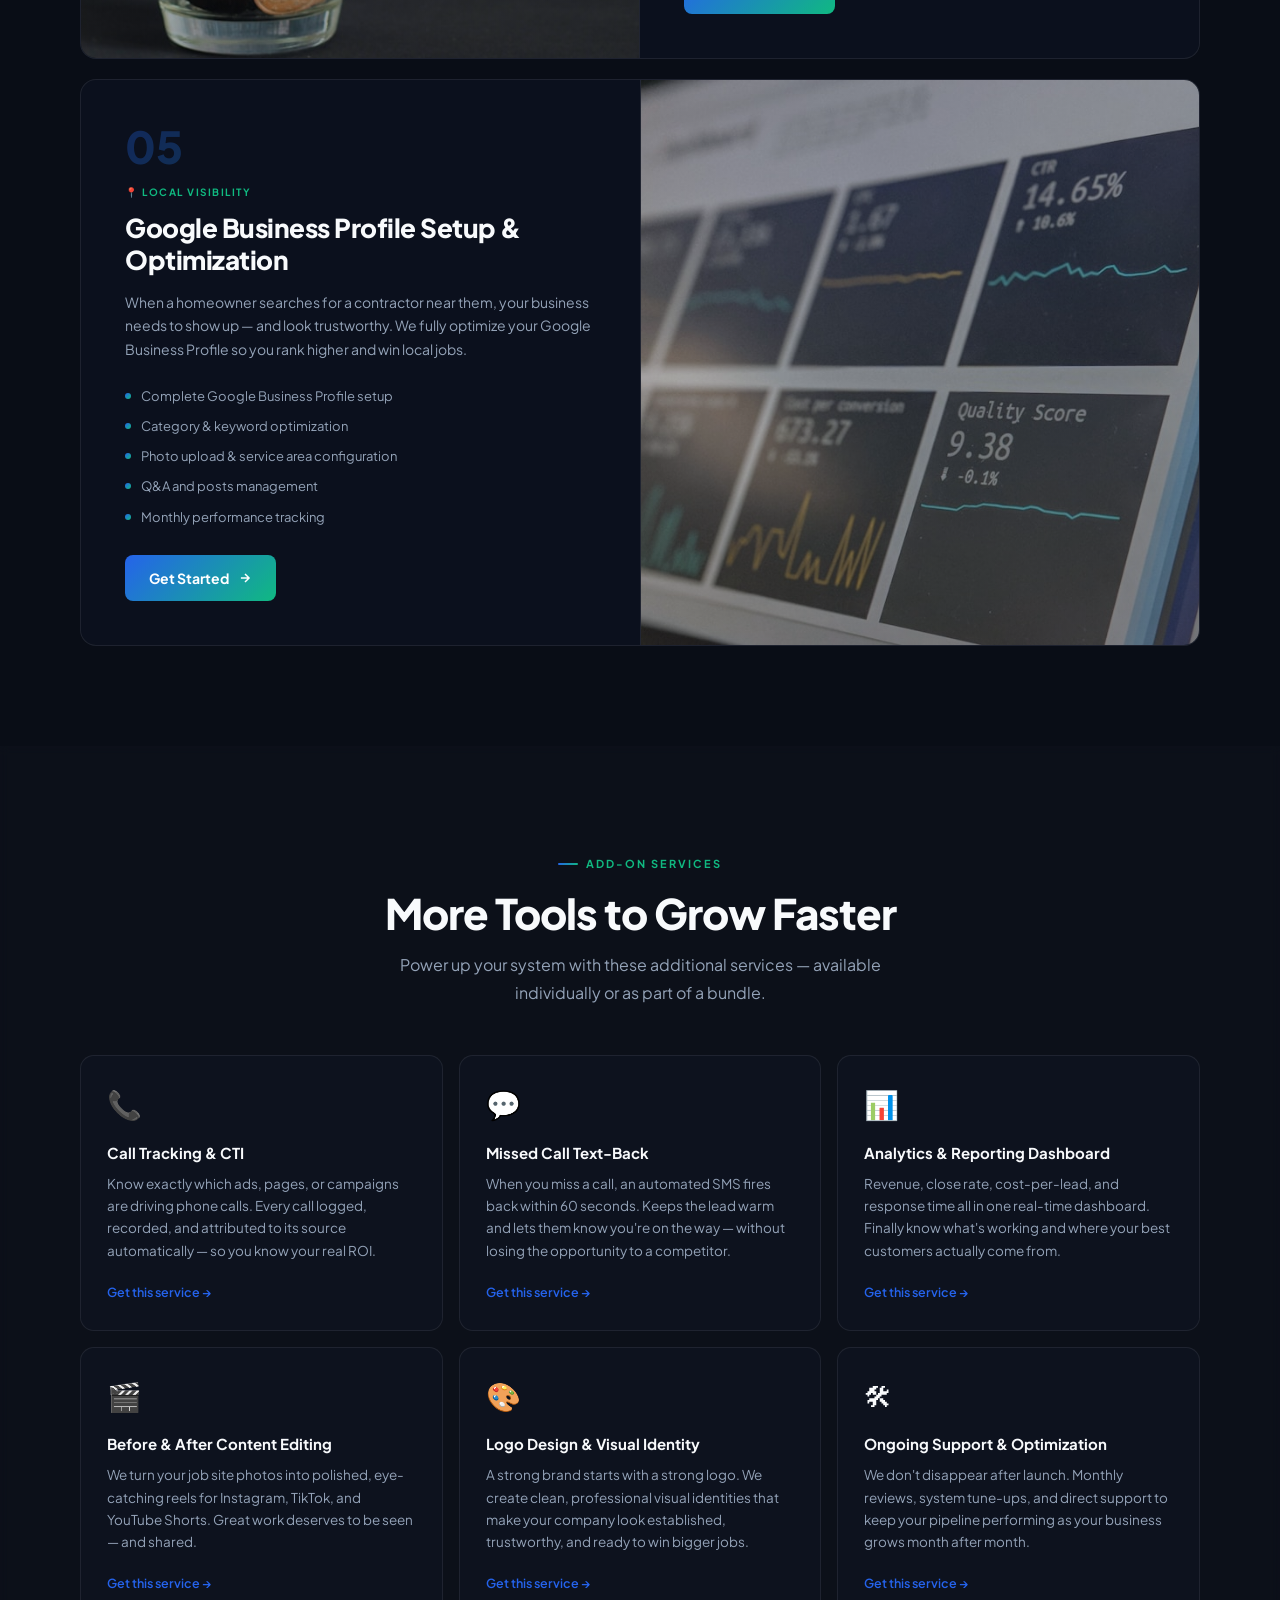
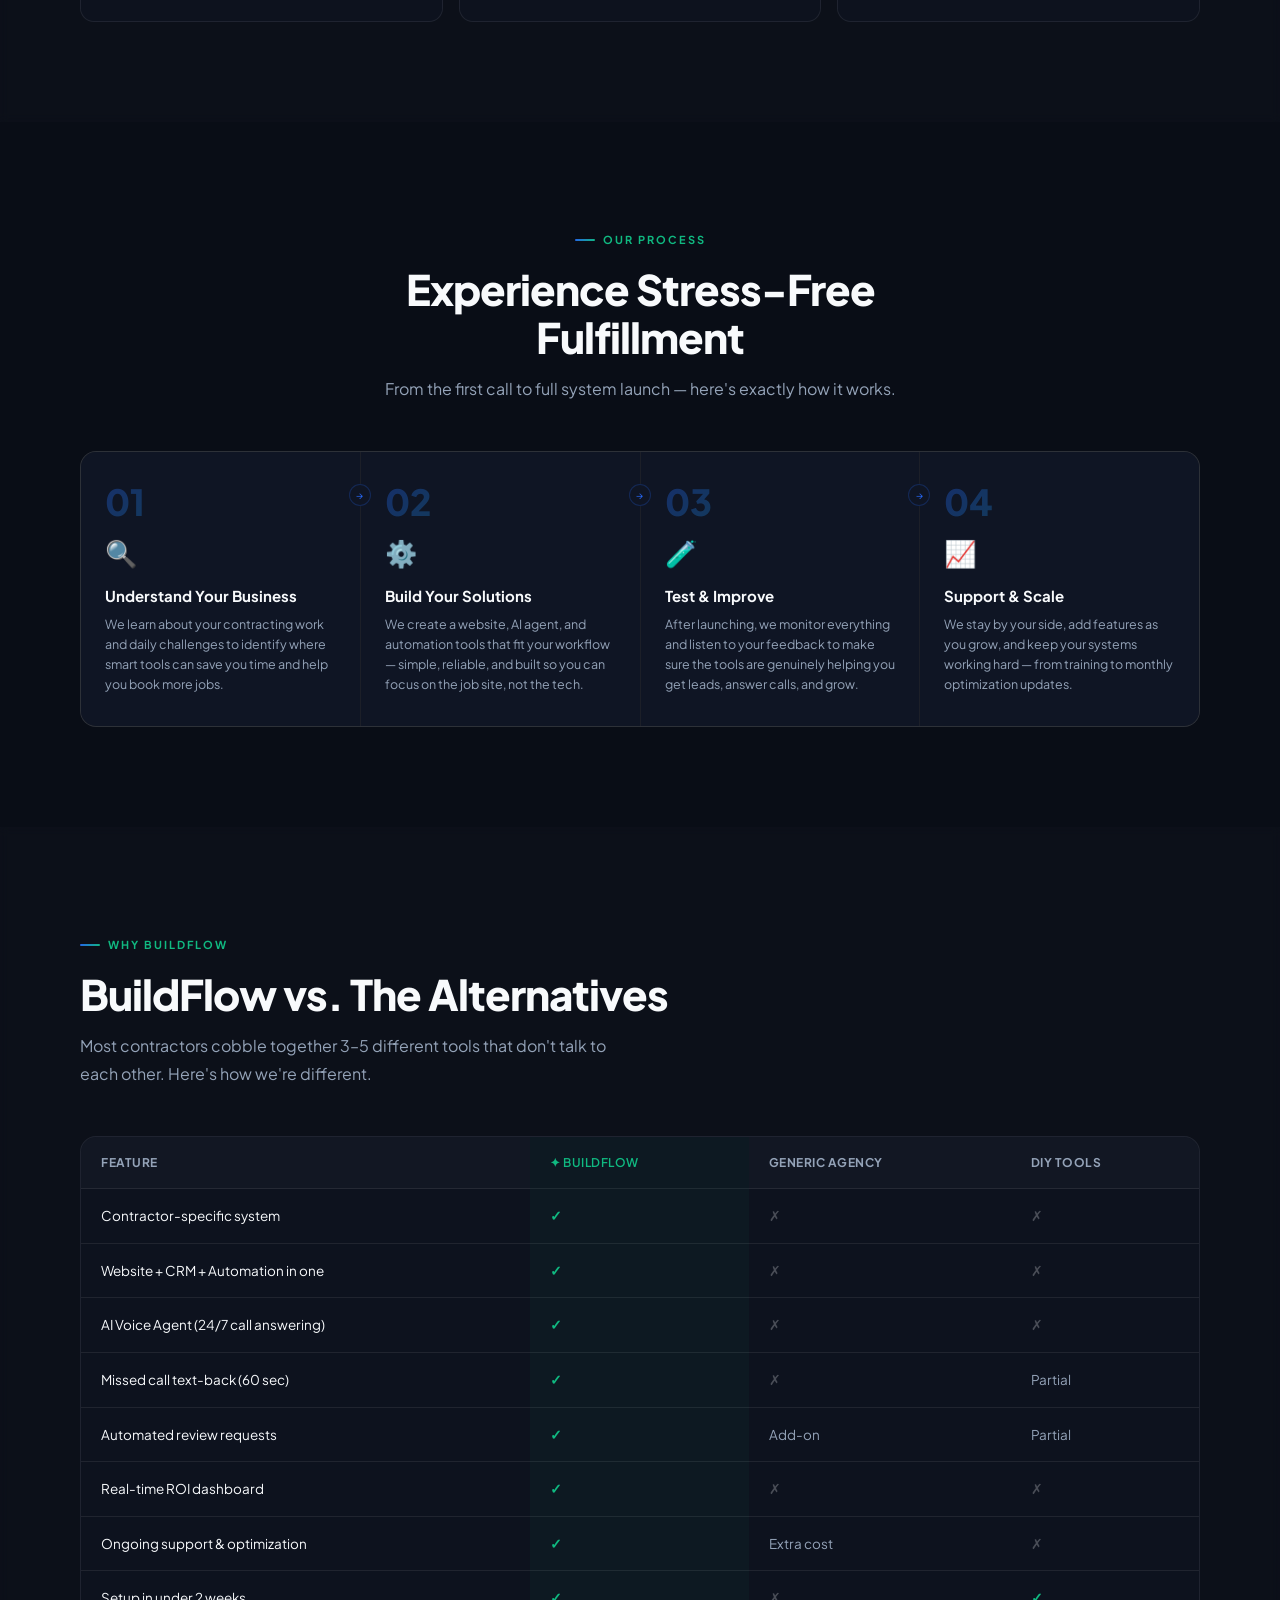
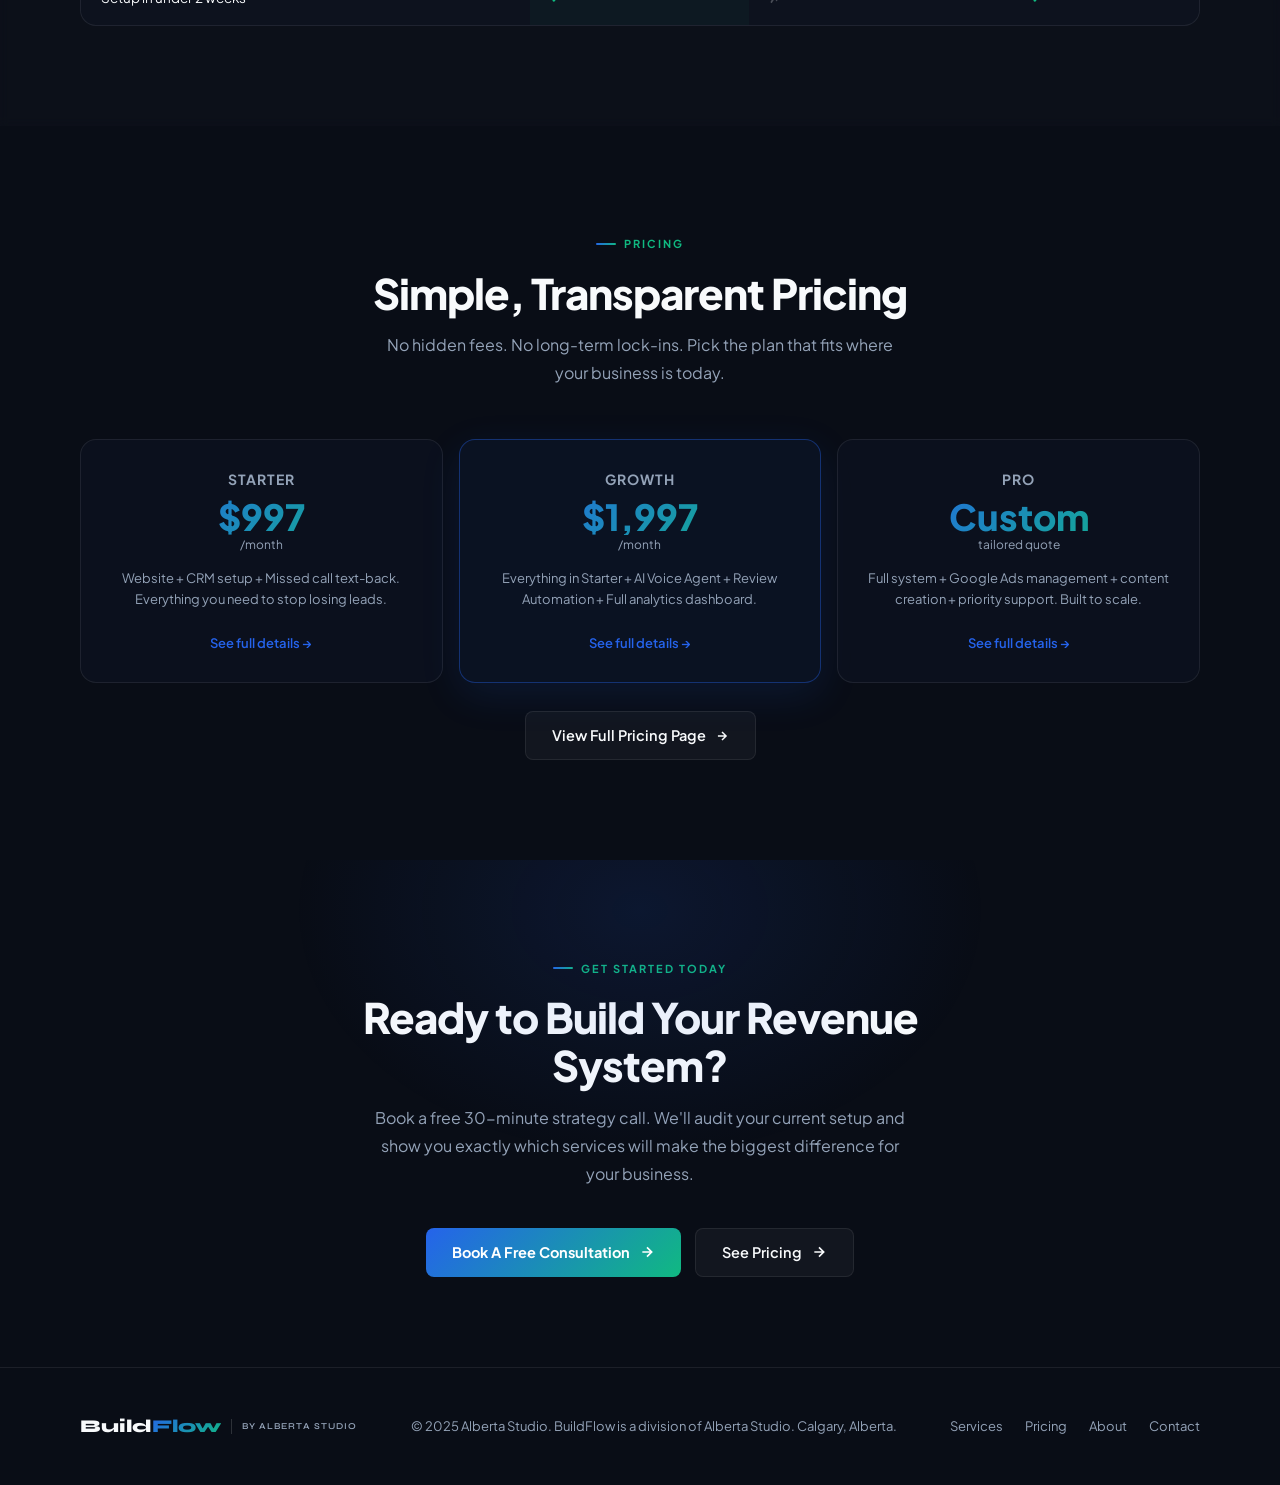
<file: services.html>
<!DOCTYPE html>
<html lang="en">
<head>
<meta charset="UTF-8"/>
<meta name="viewport" content="width=device-width, initial-scale=1.0"/>
<title>Services — BuildFlow</title>
<meta name="description" content="Explore BuildFlow's full suite of services: AI Voice Agents, CRM automation, website design, call tracking, and more — built exclusively for Canadian contractors."/>
<link rel="preconnect" href="https://fonts.googleapis.com"/>
<link href="https://fonts.googleapis.com/css2?family=Plus+Jakarta+Sans:wght@300;400;500;600;700;800&family=Syne:wght@700;800&display=swap" rel="stylesheet"/>
<link rel="icon" href="favicon.svg" type="image/svg+xml"/>
<link rel="apple-touch-icon" href="favicon.svg"/>
<link rel="stylesheet" href="styles.css">
</head>
<body>

<div class="bg-grid"></div>

<div class="page-content">

<!-- NAV -->
<nav>
  <a href="index.html" class="logo">Build<span>Flow</span><span class="logo-sub">by Alberta Studio</span></a>
  <ul class="nav-links">
    <li><a href="index.html">Home</a></li>
    <li><a href="services.html" class="active">Services</a></li>
    <li><a href="pricing.html">Pricing</a></li>
    <li><a href="about.html">About Us</a></li>
    <li><a href="contact.html">Contact</a></li>
  </ul>
  <div class="nav-right">
    <a href="login.html" class="btn-nav-login">Login</a>
    <a href="#cta" class="btn-glow" style="font-size:13px;padding:10px 20px">Book A Call <svg class="arrow" width="14" height="14" fill="none" stroke="currentColor" stroke-width="2.5" viewBox="0 0 24 24"><path d="M5 12h14M12 5l7 7-7 7"/></svg></a>
  </div>
</nav>

<!-- PAGE HERO -->
<section class="page-hero" style="animation:fadeUp .8s ease both">
  <div class="eyebrow" style="justify-content:center">What We Do</div>
  <h1 class="page-h">Everything Your Business Needs to <em>Capture &amp; Close</em> More Jobs</h1>
  <p class="page-sub">From your first website to full AI automation — BuildFlow gives Canadian contractors one connected system that works 24/7 so you don't have to.</p>
  <div class="hero-btns">
    <a href="#cta" class="btn-glow">Book A Free Call <svg class="arrow" width="16" height="16" fill="none" stroke="currentColor" stroke-width="2.5" viewBox="0 0 24 24"><path d="M5 12h14M12 5l7 7-7 7"/></svg></a>
    <a href="pricing.html" class="btn-ghost">View Pricing <svg width="16" height="16" fill="none" stroke="currentColor" stroke-width="2.5" viewBox="0 0 24 24"><path d="M5 12h14M12 5l7 7-7 7"/></svg></a>
  </div>
</section>

<!-- TICKER -->
<div class="ticker-wrap">
  <div class="ticker-track">
    <div class="ticker-item">🌐 Website Design</div><div class="ticker-item">🤖 AI Voice Agent</div><div class="ticker-item">📋 CRM Automation</div><div class="ticker-item">⭐ Review Automation</div><div class="ticker-item">📍 Google Profile</div><div class="ticker-item">📞 Call Tracking</div><div class="ticker-item">💬 SMS Follow-Up</div><div class="ticker-item">📊 Analytics</div><div class="ticker-item">🌐 Website Design</div><div class="ticker-item">🤖 AI Voice Agent</div><div class="ticker-item">📋 CRM Automation</div><div class="ticker-item">⭐ Review Automation</div><div class="ticker-item">📍 Google Profile</div><div class="ticker-item">📞 Call Tracking</div><div class="ticker-item">💬 SMS Follow-Up</div><div class="ticker-item">📊 Analytics</div>
  </div>
</div>

<!-- CORE SERVICES — BIG CARDS -->
<section class="section">
  <div class="ctr reveal">
    <div class="sec-ey">Core Services</div>
    <h2 class="sec-h">Built for Contractors.<br>Designed to Convert.</h2>
    <p class="sec-p">Each service is a piece of one connected system — built to capture every lead and close more jobs.</p>
  </div>

  <div class="svc-big-list">

    <!-- 1 -->
    <div class="svc-big reveal">
      <div class="svc-big-content">
        <div class="svc-big-num">01</div>
        <div class="svc-big-tag">🌐 Foundation</div>
        <h3 class="svc-big-title">Website Design &amp; Branding</h3>
        <p class="svc-big-desc">Your website is your #1 sales tool. We build high-converting contractor sites that load fast, look professional, and are engineered to turn visitors into booked jobs — not just sitting pretty.</p>
        <div class="svc-big-feats">
          <div class="svc-feat"><span class="svc-feat-dot"></span>Mobile-first, fast-loading design</div>
          <div class="svc-feat"><span class="svc-feat-dot"></span>Embedded quote request &amp; contact forms</div>
          <div class="svc-feat"><span class="svc-feat-dot"></span>Photo galleries, before &amp; after showcases</div>
          <div class="svc-feat"><span class="svc-feat-dot"></span>SEO-optimized structure from day one</div>
          <div class="svc-feat"><span class="svc-feat-dot"></span>Connected directly to your CRM</div>
        </div>
        <a href="#cta" class="btn-glow" style="align-self:flex-start;font-size:14px;padding:12px 24px">Get Started <svg class="arrow" width="14" height="14" fill="none" stroke="currentColor" stroke-width="2.5" viewBox="0 0 24 24"><path d="M5 12h14M12 5l7 7-7 7"/></svg></a>
      </div>
      <div class="svc-big-visual">
        <div class="svc-vis-glow" aria-hidden="true"></div>
        <figure class="svc-vis-frame">
          <img src="images/services/01-website.jpg" alt="Professional contractor website displayed on a laptop" width="900" height="600" loading="lazy"/>
        </figure>
      </div>
    </div>

    <!-- 2 -->
    <div class="svc-big rev reveal d1">
      <div class="svc-big-content">
        <div class="svc-big-num">02</div>
        <div class="svc-big-tag">🤖 AI Automation</div>
        <h3 class="svc-big-title">AI Voice Agent &amp; Chat Automation</h3>
        <p class="svc-big-desc">Never miss another call. Our AI Voice Agent answers 24/7, qualifies leads, books appointments, and handles common questions — all without you picking up the phone. It works while you're on-site.</p>
        <div class="svc-big-feats">
          <div class="svc-feat"><span class="svc-feat-dot"></span>24/7 inbound call answering &amp; qualification</div>
          <div class="svc-feat"><span class="svc-feat-dot"></span>Automated appointment booking</div>
          <div class="svc-feat"><span class="svc-feat-dot"></span>Natural-language conversation flow</div>
          <div class="svc-feat"><span class="svc-feat-dot"></span>Website chat widget included</div>
          <div class="svc-feat"><span class="svc-feat-dot"></span>Instant lead handoff to your CRM</div>
        </div>
        <a href="#cta" class="btn-glow" style="align-self:flex-start;font-size:14px;padding:12px 24px">Get Started <svg class="arrow" width="14" height="14" fill="none" stroke="currentColor" stroke-width="2.5" viewBox="0 0 24 24"><path d="M5 12h14M12 5l7 7-7 7"/></svg></a>
      </div>
      <div class="svc-big-visual">
        <div class="svc-vis-glow" aria-hidden="true"></div>
        <figure class="svc-vis-frame">
          <img src="images/services/02-ai-voice.jpg" alt="AI voice agent handling customer calls in a modern office" width="900" height="600" loading="lazy"/>
        </figure>
      </div>
    </div>

    <!-- 3 -->
    <div class="svc-big reveal d2">
      <div class="svc-big-content">
        <div class="svc-big-num">03</div>
        <div class="svc-big-tag">📋 CRM &amp; Pipeline</div>
        <h3 class="svc-big-title">Booking System + CRM Automations</h3>
        <p class="svc-big-desc">Stop juggling spreadsheets, texts, and sticky notes. We set up a complete CRM that tracks every lead, every job, and every follow-up — with automations that keep your pipeline moving without manual effort.</p>
        <div class="svc-big-feats">
          <div class="svc-feat"><span class="svc-feat-dot"></span>Full CRM setup &amp; customization for contractors</div>
          <div class="svc-feat"><span class="svc-feat-dot"></span>Automated lead capture from all sources</div>
          <div class="svc-feat"><span class="svc-feat-dot"></span>Visual sales pipeline with stage tracking</div>
          <div class="svc-feat"><span class="svc-feat-dot"></span>Smart calendar &amp; appointment booking</div>
          <div class="svc-feat"><span class="svc-feat-dot"></span>Automated SMS &amp; email follow-up sequences</div>
        </div>
        <a href="#cta" class="btn-glow" style="align-self:flex-start;font-size:14px;padding:12px 24px">Get Started <svg class="arrow" width="14" height="14" fill="none" stroke="currentColor" stroke-width="2.5" viewBox="0 0 24 24"><path d="M5 12h14M12 5l7 7-7 7"/></svg></a>
      </div>
      <div class="svc-big-visual">
        <div class="svc-vis-glow" aria-hidden="true"></div>
        <figure class="svc-vis-frame">
          <img src="images/services/03-crm-booking.jpg" alt="CRM dashboard with sales pipeline and booking analytics" width="900" height="600" loading="lazy"/>
        </figure>
      </div>
    </div>

    <!-- 4 -->
    <div class="svc-big rev reveal d1">
      <div class="svc-big-content">
        <div class="svc-big-num">04</div>
        <div class="svc-big-tag">⭐ Reputation</div>
        <h3 class="svc-big-title">Review Automation &amp; Reputation Boost</h3>
        <p class="svc-big-desc">After every completed job, our system automatically sends review requests to satisfied customers. Build a 5-star Google reputation on autopilot — without any awkward asks or manual follow-up.</p>
        <div class="svc-big-feats">
          <div class="svc-feat"><span class="svc-feat-dot"></span>Automated post-job review requests</div>
          <div class="svc-feat"><span class="svc-feat-dot"></span>Google &amp; Facebook review management</div>
          <div class="svc-feat"><span class="svc-feat-dot"></span>Negative feedback interception</div>
          <div class="svc-feat"><span class="svc-feat-dot"></span>Reputation dashboard &amp; alerts</div>
          <div class="svc-feat"><span class="svc-feat-dot"></span>Testimonial collection for your website</div>
        </div>
        <a href="#cta" class="btn-glow" style="align-self:flex-start;font-size:14px;padding:12px 24px">Get Started <svg class="arrow" width="14" height="14" fill="none" stroke="currentColor" stroke-width="2.5" viewBox="0 0 24 24"><path d="M5 12h14M12 5l7 7-7 7"/></svg></a>
      </div>
      <div class="svc-big-visual">
        <div class="svc-vis-glow" aria-hidden="true"></div>
        <figure class="svc-vis-frame">
          <img src="images/services/04-reviews.jpg" alt="Five-star customer reviews on a smartphone screen" width="900" height="600" loading="lazy"/>
        </figure>
      </div>
    </div>

    <!-- 5 -->
    <div class="svc-big reveal d2">
      <div class="svc-big-content">
        <div class="svc-big-num">05</div>
        <div class="svc-big-tag">📍 Local Visibility</div>
        <h3 class="svc-big-title">Google Business Profile Setup &amp; Optimization</h3>
        <p class="svc-big-desc">When a homeowner searches for a contractor near them, your business needs to show up — and look trustworthy. We fully optimize your Google Business Profile so you rank higher and win local jobs.</p>
        <div class="svc-big-feats">
          <div class="svc-feat"><span class="svc-feat-dot"></span>Complete Google Business Profile setup</div>
          <div class="svc-feat"><span class="svc-feat-dot"></span>Category &amp; keyword optimization</div>
          <div class="svc-feat"><span class="svc-feat-dot"></span>Photo upload &amp; service area configuration</div>
          <div class="svc-feat"><span class="svc-feat-dot"></span>Q&amp;A and posts management</div>
          <div class="svc-feat"><span class="svc-feat-dot"></span>Monthly performance tracking</div>
        </div>
        <a href="#cta" class="btn-glow" style="align-self:flex-start;font-size:14px;padding:12px 24px">Get Started <svg class="arrow" width="14" height="14" fill="none" stroke="currentColor" stroke-width="2.5" viewBox="0 0 24 24"><path d="M5 12h14M12 5l7 7-7 7"/></svg></a>
      </div>
      <div class="svc-big-visual">
        <div class="svc-vis-glow" aria-hidden="true"></div>
        <figure class="svc-vis-frame">
          <img src="images/services/05-google-local.jpg" alt="Google Maps local search results on a mobile device" width="900" height="600" loading="lazy"/>
        </figure>
      </div>
    </div>

  </div>
</section>

<!-- ADD-ON SERVICES -->
<section class="section alt">
  <div class="ctr reveal">
    <div class="sec-ey">Add-On Services</div>
    <h2 class="sec-h">More Tools to Grow Faster</h2>
    <p class="sec-p">Power up your system with these additional services — available individually or as part of a bundle.</p>
  </div>
  <div class="mini-grid">
    <div class="mini-card reveal d1">
      <span class="mini-icon">📞</span>
      <div class="mini-title">Call Tracking &amp; CTI</div>
      <div class="mini-desc">Know exactly which ads, pages, or campaigns are driving phone calls. Every call logged, recorded, and attributed to its source automatically — so you know your real ROI.</div>
      <a href="#cta" class="mini-link">Get this service →</a>
    </div>
    <div class="mini-card reveal d2">
      <span class="mini-icon">💬</span>
      <div class="mini-title">Missed Call Text-Back</div>
      <div class="mini-desc">When you miss a call, an automated SMS fires back within 60 seconds. Keeps the lead warm and lets them know you're on the way — without losing the opportunity to a competitor.</div>
      <a href="#cta" class="mini-link">Get this service →</a>
    </div>
    <div class="mini-card reveal d3">
      <span class="mini-icon">📊</span>
      <div class="mini-title">Analytics &amp; Reporting Dashboard</div>
      <div class="mini-desc">Revenue, close rate, cost-per-lead, and response time all in one real-time dashboard. Finally know what's working and where your best customers actually come from.</div>
      <a href="#cta" class="mini-link">Get this service →</a>
    </div>
    <div class="mini-card reveal d1">
      <span class="mini-icon">🎬</span>
      <div class="mini-title">Before &amp; After Content Editing</div>
      <div class="mini-desc">We turn your job site photos into polished, eye-catching reels for Instagram, TikTok, and YouTube Shorts. Great work deserves to be seen — and shared.</div>
      <a href="#cta" class="mini-link">Get this service →</a>
    </div>
    <div class="mini-card reveal d2">
      <span class="mini-icon">🎨</span>
      <div class="mini-title">Logo Design &amp; Visual Identity</div>
      <div class="mini-desc">A strong brand starts with a strong logo. We create clean, professional visual identities that make your company look established, trustworthy, and ready to win bigger jobs.</div>
      <a href="#cta" class="mini-link">Get this service →</a>
    </div>
    <div class="mini-card reveal d3">
      <span class="mini-icon">🛠</span>
      <div class="mini-title">Ongoing Support &amp; Optimization</div>
      <div class="mini-desc">We don't disappear after launch. Monthly reviews, system tune-ups, and direct support to keep your pipeline performing as your business grows month after month.</div>
      <a href="#cta" class="mini-link">Get this service →</a>
    </div>
  </div>
</section>

<!-- HOW IT WORKS -->
<section class="section">
  <div class="ctr reveal">
    <div class="sec-ey">Our Process</div>
    <h2 class="sec-h">Experience Stress-Free Fulfillment</h2>
    <p class="sec-p">From the first call to full system launch — here's exactly how it works.</p>
  </div>
  <div class="how-grid reveal d1">
    <div class="how-step"><div class="how-num">01</div><div class="how-icon">🔍</div><div class="how-title">Understand Your Business</div><div class="how-desc">We learn about your contracting work and daily challenges to identify where smart tools can save you time and help you book more jobs.</div><div class="how-arr">→</div></div>
    <div class="how-step"><div class="how-num">02</div><div class="how-icon">⚙️</div><div class="how-title">Build Your Solutions</div><div class="how-desc">We create a website, AI agent, and automation tools that fit your workflow — simple, reliable, and built so you can focus on the job site, not the tech.</div><div class="how-arr">→</div></div>
    <div class="how-step"><div class="how-num">03</div><div class="how-icon">🧪</div><div class="how-title">Test &amp; Improve</div><div class="how-desc">After launching, we monitor everything and listen to your feedback to make sure the tools are genuinely helping you get leads, answer calls, and grow.</div><div class="how-arr">→</div></div>
    <div class="how-step"><div class="how-num">04</div><div class="how-icon">📈</div><div class="how-title">Support &amp; Scale</div><div class="how-desc">We stay by your side, add features as you grow, and keep your systems working hard — from training to monthly optimization updates.</div></div>
  </div>
</section>

<!-- COMPARISON -->
<section class="section alt">
  <div class="reveal">
    <div class="sec-ey">Why BuildFlow</div>
    <h2 class="sec-h">BuildFlow vs. The Alternatives</h2>
    <p class="sec-p">Most contractors cobble together 3–5 different tools that don't talk to each other. Here's how we're different.</p>
  </div>
  <div class="compare-wrap reveal d1">
    <table class="compare-table">
      <thead>
        <tr>
          <th>Feature</th>
          <th class="col-us">✦ BuildFlow</th>
          <th class="col-them">Generic Agency</th>
          <th class="col-them">DIY Tools</th>
        </tr>
      </thead>
      <tbody>
        <tr><td>Contractor-specific system</td><td class="col-us"><span class="check">✓</span></td><td class="col-them"><span class="cross">✗</span></td><td class="col-them"><span class="cross">✗</span></td></tr>
        <tr><td>Website + CRM + Automation in one</td><td class="col-us"><span class="check">✓</span></td><td class="col-them"><span class="cross">✗</span></td><td class="col-them"><span class="cross">✗</span></td></tr>
        <tr><td>AI Voice Agent (24/7 call answering)</td><td class="col-us"><span class="check">✓</span></td><td class="col-them"><span class="cross">✗</span></td><td class="col-them"><span class="cross">✗</span></td></tr>
        <tr><td>Missed call text-back (60 sec)</td><td class="col-us"><span class="check">✓</span></td><td class="col-them"><span class="cross">✗</span></td><td class="col-them">Partial</td></tr>
        <tr><td>Automated review requests</td><td class="col-us"><span class="check">✓</span></td><td class="col-them">Add-on</td><td class="col-them">Partial</td></tr>
        <tr><td>Real-time ROI dashboard</td><td class="col-us"><span class="check">✓</span></td><td class="col-them"><span class="cross">✗</span></td><td class="col-them"><span class="cross">✗</span></td></tr>
        <tr><td>Ongoing support &amp; optimization</td><td class="col-us"><span class="check">✓</span></td><td class="col-them">Extra cost</td><td class="col-them"><span class="cross">✗</span></td></tr>
        <tr><td>Setup in under 2 weeks</td><td class="col-us"><span class="check">✓</span></td><td class="col-them"><span class="cross">✗</span></td><td class="col-them"><span class="check">✓</span></td></tr>
      </tbody>
    </table>
  </div>
</section>

<!-- PRICING TEASER -->
<section class="section">
  <div class="ctr reveal">
    <div class="sec-ey">Pricing</div>
    <h2 class="sec-h">Simple, Transparent Pricing</h2>
    <p class="sec-p">No hidden fees. No long-term lock-ins. Pick the plan that fits where your business is today.</p>
  </div>
  <div class="pricing-teaser reveal d1" style="margin-top:52px">
    <div class="pt-card">
      <div class="pt-name">Starter</div>
      <div class="pt-price">$997</div>
      <div class="pt-per">/month</div>
      <div class="pt-desc">Website + CRM setup + Missed call text-back. Everything you need to stop losing leads.</div>
      <a href="pricing.html" class="pt-link">See full details →</a>
    </div>
    <div class="pt-card featured">
      <div class="pt-name">Growth</div>
      <div class="pt-price">$1,997</div>
      <div class="pt-per">/month</div>
      <div class="pt-desc">Everything in Starter + AI Voice Agent + Review Automation + Full analytics dashboard.</div>
      <a href="pricing.html" class="pt-link">See full details →</a>
    </div>
    <div class="pt-card">
      <div class="pt-name">Pro</div>
      <div class="pt-price">Custom</div>
      <div class="pt-per">tailored quote</div>
      <div class="pt-desc">Full system + Google Ads management + content creation + priority support. Built to scale.</div>
      <a href="pricing.html" class="pt-link">See full details →</a>
    </div>
  </div>
  <div style="text-align:center;margin-top:28px">
    <a href="pricing.html" class="btn-ghost">View Full Pricing Page <svg width="14" height="14" fill="none" stroke="currentColor" stroke-width="2.5" viewBox="0 0 24 24"><path d="M5 12h14M12 5l7 7-7 7"/></svg></a>
  </div>
</section>

<!-- CTA -->
<section class="cta-section" id="cta">
  <div class="sec-ey" style="justify-content:center">Get Started Today</div>
  <h2 class="sec-h ctr">Ready to Build Your Revenue System?</h2>
  <p class="sec-p ctr">Book a free 30-minute strategy call. We'll audit your current setup and show you exactly which services will make the biggest difference for your business.</p>
  <div class="cta-btns">
    <a href="contact.html?type=strategy" class="btn-glow">Book A Free Consultation <svg class="arrow" width="16" height="16" fill="none" stroke="currentColor" stroke-width="2.5" viewBox="0 0 24 24"><path d="M5 12h14M12 5l7 7-7 7"/></svg></a>
    <a href="pricing.html" class="btn-ghost">See Pricing <svg width="16" height="16" fill="none" stroke="currentColor" stroke-width="2.5" viewBox="0 0 24 24"><path d="M5 12h14M12 5l7 7-7 7"/></svg></a>
  </div>
</section>

<!-- FOOTER -->
<footer>
  <a href="index.html" class="footer-logo">Build<span>Flow</span><span class="logo-sub">by Alberta Studio</span></a>
  <div class="footer-copy">© 2025 Alberta Studio. BuildFlow is a division of Alberta Studio. Calgary, Alberta.</div>
  <div class="footer-links">
    <a href="services.html">Services</a>
    <a href="pricing.html">Pricing</a>
    <a href="about.html">About</a>
    <a href="contact.html">Contact</a>
  </div>
</footer>

</div><!-- end page-content -->

<script>
/* REVEAL */
const rev=document.querySelectorAll('.reveal');
const io=new IntersectionObserver(e=>{e.forEach(x=>{if(x.isIntersecting)x.target.classList.add('in')})},{threshold:.08});
rev.forEach(r=>io.observe(r));
</script>
</body>
</html>
</file>
<file: styles.css>
/* ═══ DESIGN SYSTEM & VARIABLE TOKENS ═══ */
:root {
  --bg: #090d16;          /* Deep carbon dark slate background */
  --bg2: #0f1524;         /* Rich dark card background */
  --card: rgba(255, 255, 255, 0.03);
  --border: rgba(255, 255, 255, 0.08);
  --white: #f8fafc;       /* Premium platinum white */
  --muted: #94a3b8;       /* Executive slate gray */
  --accent: #2563eb;      /* Trustworthy cobalt blue */
  --accent2: #10b981;     /* Emerald green representing revenue & growth */
  --green: #10b981;
  --grad: linear-gradient(135deg, #2563eb 0%, #10b981 100%);
  --grad-r: linear-gradient(135deg, #10b981 0%, #2563eb 100%);
  --glow: 0 0 40px rgba(37, 99, 235, 0.25);
  --glow2: 0 0 40px rgba(16, 185, 129, 0.2);
  --error: #f87171;
}

*, *::before, *::after {
  box-sizing: border-box;
  margin: 0;
  padding: 0;
}

html {
  scroll-behavior: smooth;
}

body {
  background: var(--bg);
  color: var(--white);
  font-family: 'Plus Jakarta Sans', sans-serif;
  overflow-x: hidden;
  line-height: 1.6;
}

::-webkit-scrollbar {
  width: 4px;
}
::-webkit-scrollbar-thumb {
  background: var(--accent);
  border-radius: 4px;
}

/* ═══ PREMIUM BG GRID ═══ */
.bg-grid {
  position: fixed;
  top: 0; left: 0; width: 100%; height: 100%;
  z-index: 0;
  pointer-events: none;
  background-color: var(--bg);
  background-image: 
    radial-gradient(at 0% 0%, rgba(37, 99, 235, 0.12) 0px, transparent 50%),
    radial-gradient(at 100% 0%, rgba(16, 185, 129, 0.09) 0px, transparent 50%),
    radial-gradient(at 50% 100%, rgba(15, 21, 36, 0.4) 0px, transparent 50%),
    linear-gradient(rgba(255, 255, 255, 0.012) 1px, transparent 1px),
    linear-gradient(90deg, rgba(255, 255, 255, 0.012) 1px, transparent 1px);
  background-size: 100% 100%, 100% 100%, 100% 100%, 50px 50px, 50px 50px;
}

.page-content {
  position: relative;
  z-index: 1;
}

/* ═══ NAV BAR ═══ */
nav {
  position: fixed; top: 0; left: 0; right: 0; z-index: 100;
  height: 70px; display: flex; align-items: center; justify-content: space-between;
  padding: 0 60px;
  background: rgba(9, 13, 22, 0.8);
  backdrop-filter: blur(20px);
  border-bottom: 1px solid var(--border);
  transition: background 0.3s;
}

.logo {
  font-family: 'Plus Jakarta Sans', sans-serif;
  font-size: 21px;
  font-weight: 800;
  text-decoration: none;
  letter-spacing: -0.5px;
  color: var(--white);
  display: flex;
  align-items: center;
}

.logo > span:not(.logo-sub) {
  background: var(--grad);
  -webkit-background-clip: text;
  -webkit-text-fill-color: transparent;
  background-clip: text;
}

.logo-sub {
  font-size: 9px;
  font-weight: 600;
  color: var(--muted);
  margin-left: 10px;
  border-left: 1px solid rgba(255, 255, 255, 0.15);
  padding-left: 10px;
  text-transform: uppercase;
  letter-spacing: 1px;
}

.nav-links {
  display: flex;
  gap: 4px;
  list-style: none;
}

.nav-links a {
  text-decoration: none;
  color: var(--muted);
  font-size: 13.5px;
  font-weight: 500;
  padding: 8px 16px;
  border-radius: 8px;
  transition: color 0.2s, background 0.2s;
}

.nav-links a:hover, .nav-links a.active {
  color: var(--white);
  background: rgba(255, 255, 255, 0.06);
}

.nav-right {
  display: flex;
  align-items: center;
  gap: 12px;
}

.btn-nav-login, .btn-nav-ghost {
  color: var(--muted);
  font-size: 13.5px;
  font-weight: 500;
  text-decoration: none;
  padding: 8px 16px;
  border-radius: 8px;
  border: 1px solid var(--border);
  transition: color 0.2s, border-color 0.2s, background 0.2s;
}

.btn-nav-login:hover, .btn-nav-ghost:hover {
  color: var(--white);
  border-color: rgba(37, 99, 235, 0.4);
  background: rgba(255, 255, 255, 0.03);
}

.btn-nav-ghost.active {
  color: var(--white);
  border-color: var(--accent);
  background: rgba(37, 99, 235, 0.1);
}

/* ═══ BUTTONS ═══ */
.btn-glow {
  display: inline-flex;
  align-items: center;
  gap: 9px;
  background: var(--grad);
  color: #fff;
  font-weight: 700;
  font-size: 14.5px;
  padding: 12px 26px;
  border-radius: 8px;
  text-decoration: none;
  border: none;
  cursor: pointer;
  position: relative;
  overflow: hidden;
  transition: transform 0.25s, box-shadow 0.25s;
}

.btn-glow::before {
  content: '';
  position: absolute;
  inset: 0;
  background: linear-gradient(135deg, rgba(255, 255, 255, 0.15), transparent);
  opacity: 0;
  transition: opacity 0.25s;
}

.btn-glow:hover {
  transform: translateY(-2px);
  box-shadow: 0 6px 20px rgba(37, 99, 235, 0.4);
}

.btn-glow:hover::before {
  opacity: 1;
}

.btn-glow:active {
  transform: translateY(0);
}

.btn-glow .arrow {
  transition: transform 0.25s;
}

.btn-glow:hover .arrow {
  transform: translateX(4px);
}

.btn-ghost {
  display: inline-flex;
  align-items: center;
  gap: 9px;
  background: rgba(255, 255, 255, 0.04);
  color: var(--white);
  font-weight: 600;
  font-size: 14.5px;
  padding: 12px 26px;
  border-radius: 8px;
  text-decoration: none;
  border: 1px solid var(--border);
  position: relative;
  overflow: hidden;
  transition: transform 0.25s, border-color 0.25s, background 0.25s, box-shadow 0.25s;
}

.btn-ghost:hover {
  transform: translateY(-2px);
  border-color: rgba(37, 99, 235, 0.5);
  background: rgba(37, 99, 235, 0.08);
  box-shadow: 0 4px 20px rgba(37, 99, 235, 0.15);
}

.btn-ghost span {
  position: relative;
  z-index: 1;
  display: inline-flex;
  align-items: center;
  gap: 9px;
}

.btn-full {
  width: 100%;
  justify-content: center;
}

/* ═══ SECTION COMMONS ═══ */
.section {
  padding: 100px 80px;
}

.section.alt {
  background: rgba(255, 255, 255, 0.015);
  backdrop-filter: blur(4px);
}

.sec-eyebrow, .sec-ey {
  display: inline-flex;
  align-items: center;
  gap: 8px;
  font-size: 11px;
  font-weight: 700;
  letter-spacing: 2px;
  text-transform: uppercase;
  color: var(--accent2);
  margin-bottom: 16px;
}

.sec-eyebrow::before, .sec-ey::before {
  content: '';
  width: 20px;
  height: 2px;
  background: var(--grad);
  border-radius: 2px;
}

.sec-h {
  font-size: clamp(28px, 3.5vw, 42px);
  font-weight: 800;
  letter-spacing: -1px;
  line-height: 1.15;
  max-width: 650px;
}

.sec-p {
  font-size: 16px;
  color: var(--muted);
  max-width: 540px;
  margin-top: 14px;
  line-height: 1.75;
}

.ctr {
  text-align: center;
}

.ctr .sec-h, .ctr .sec-p {
  margin-left: auto;
  margin-right: auto;
}

.ctr .sec-eyebrow, .ctr .sec-ey {
  justify-content: center;
}

/* ═══ PAGE HERO (COMMON FOR INNER PAGES) ═══ */
.page-hero {
  padding: 150px 80px 70px;
  text-align: center;
  position: relative;
}

.page-hero::after {
  content: '';
  position: absolute;
  bottom: 0;
  left: 50%;
  transform: translateX(-50%);
  width: 1px;
  height: 50px;
  background: linear-gradient(to bottom, rgba(37, 99, 235, 0.4), transparent);
}

.eyebrow {
  display: inline-flex;
  align-items: center;
  gap: 8px;
  font-size: 11px;
  font-weight: 700;
  letter-spacing: 2px;
  text-transform: uppercase;
  color: var(--accent2);
  margin-bottom: 16px;
  justify-content: center;
}

.eyebrow::before {
  content: '';
  width: 20px;
  height: 2px;
  background: var(--grad);
  border-radius: 2px;
}

.page-h {
  font-size: clamp(34px, 5.5vw, 58px);
  font-weight: 800;
  letter-spacing: -1.5px;
  line-height: 1.1;
  max-width: 800px;
  margin: 0 auto 20px;
}

.page-h em {
  font-style: normal;
  background: var(--grad);
  -webkit-background-clip: text;
  -webkit-text-fill-color: transparent;
  background-clip: text;
}

.page-sub {
  font-size: 16.5px;
  color: var(--muted);
  max-width: 580px;
  margin: 0 auto 36px;
  line-height: 1.75;
}

/* ═══ TICKER ═══ */
.ticker-wrap {
  overflow: hidden;
  border-top: 1px solid var(--border);
  border-bottom: 1px solid var(--border);
  padding: 12px 0;
  background: rgba(9, 13, 22, 0.6);
  backdrop-filter: blur(10px);
}

.ticker-track {
  display: flex;
  width: max-content;
  animation: ticker 45s linear infinite;
}

.ticker-item {
  display: flex;
  align-items: center;
  gap: 8px;
  padding: 0 35px;
  font-size: 11px;
  letter-spacing: 1.5px;
  text-transform: uppercase;
  color: var(--muted);
  white-space: nowrap;
}

/* ═══ INDEX PAGE-SPECIFIC ═══ */
.hero {
  min-height: 100vh;
  display: flex;
  flex-direction: column;
  align-items: center;
  justify-content: center;
  text-align: center;
  padding: 120px 40px 80px;
}

.hero-badge {
  display: inline-flex;
  align-items: center;
  gap: 10px;
  background: rgba(37, 99, 235, 0.1);
  border: 1px solid rgba(37, 99, 235, 0.25);
  color: #a3bfff;
  font-size: 11.5px;
  font-weight: 600;
  letter-spacing: 1.5px;
  text-transform: uppercase;
  padding: 8px 18px;
  border-radius: 100px;
  margin-bottom: 30px;
  animation: fadeUp 0.7s ease both;
}

.live-dot {
  width: 7px;
  height: 7px;
  border-radius: 50%;
  background: var(--accent2);
  box-shadow: 0 0 8px var(--accent2);
  animation: blink 2s ease infinite;
}

.hero h1 {
  font-weight: 800;
  font-size: clamp(38px, 6vw, 76px);
  letter-spacing: -2px;
  line-height: 1.05;
  max-width: 880px;
  animation: fadeUp 0.8s 0.1s ease both;
}

.hero h1 em {
  font-style: normal;
  background: var(--grad);
  -webkit-background-clip: text;
  -webkit-text-fill-color: transparent;
  background-clip: text;
}

.hero-stats {
  display: flex;
  gap: 12px;
  margin-top: 54px;
  flex-wrap: wrap;
  justify-content: center;
  animation: fadeUp 0.8s 0.3s ease both;
}

.h-stat {
  background: var(--card);
  border: 1px solid var(--border);
  border-radius: 12px;
  padding: 16px 24px;
  text-align: center;
  backdrop-filter: blur(12px);
  transition: border-color 0.3s, transform 0.3s;
}

.h-stat:hover {
  border-color: rgba(37, 99, 235, 0.3);
  transform: translateY(-2px);
}

.h-stat-num {
  font-size: 26px;
  font-weight: 800;
  background: var(--grad);
  -webkit-background-clip: text;
  -webkit-text-fill-color: transparent;
  background-clip: text;
}

.h-stat-lbl {
  font-size: 11px;
  color: var(--muted);
  margin-top: 4px;
}

/* DEMO DASHBOARD */
.hero-dash-wrap {
  margin-top: 60px;
  width: 100%;
  max-width: 950px;
  position: relative;
  animation: fadeUp 0.9s 0.4s ease both;
}

.hero-dash-glow {
  position: absolute;
  inset: -2px;
  border-radius: 16px;
  background: var(--grad);
  filter: blur(20px);
  opacity: 0.25;
  z-index: -1;
  animation: pulseGlow 4s ease-in-out infinite;
}

.hero-dash {
  background: rgba(15, 21, 36, 0.95);
  border: 1px solid rgba(37, 99, 235, 0.2);
  border-radius: 14px;
  overflow: hidden;
}

.dash-bar {
  display: flex;
  align-items: center;
  gap: 8px;
  padding: 10px 18px;
  background: rgba(255, 255, 255, 0.02);
  border-bottom: 1px solid var(--border);
}

.dash-dot {
  width: 9px;
  height: 9px;
  border-radius: 50%;
}

.dash-inner {
  display: flex;
  min-height: 260px;
}

.dash-side {
  width: 180px;
  flex-shrink: 0;
  border-right: 1px solid rgba(255, 255, 255, 0.05);
  padding: 14px 10px;
  display: flex;
  flex-direction: column;
  gap: 4px;
}

.ds-item {
  display: flex;
  align-items: center;
  gap: 8px;
  padding: 8px 10px;
  border-radius: 6px;
  font-size: 11.5px;
  color: var(--muted);
  cursor: default;
  transition: background 0.2s;
}

.ds-item.on {
  background: rgba(37, 99, 235, 0.12);
  color: var(--white);
}

.ds-item:hover:not(.on) {
  background: rgba(255, 255, 255, 0.03);
}

.ds-icon {
  font-size: 12px;
}

.dash-main {
  flex: 1;
  padding: 18px;
  display: flex;
  flex-direction: column;
  gap: 12px;
}

.dm-row {
  display: flex;
  gap: 10px;
}

.dm-card {
  background: rgba(255, 255, 255, 0.03);
  border: 1px solid var(--border);
  border-radius: 8px;
  padding: 12px 16px;
  flex: 1;
}

.dm-label {
  font-size: 9.5px;
  color: var(--muted);
  margin-bottom: 4px;
  text-transform: uppercase;
  letter-spacing: 0.5px;
}

.dm-val {
  font-size: 18px;
  font-weight: 800;
  background: var(--grad);
  -webkit-background-clip: text;
  -webkit-text-fill-color: transparent;
  background-clip: text;
}

.dm-chart {
  background: rgba(255, 255, 255, 0.03);
  border: 1px solid var(--border);
  border-radius: 8px;
  padding: 12px 16px;
  flex: 2;
}

.dm-bars {
  display: flex;
  align-items: flex-end;
  gap: 4px;
  height: 50px;
  margin-top: 6px;
}

.db {
  border-radius: 2px 2px 0 0;
  flex: 1;
  background: rgba(37, 99, 235, 0.2);
}

.db.hi {
  background: var(--grad);
}

.dm-leads {
  background: rgba(255, 255, 255, 0.03);
  border: 1px solid var(--border);
  border-radius: 8px;
  padding: 12px 16px;
  flex: 1.3;
}

.dl-row {
  display: flex;
  justify-content: space-between;
  align-items: center;
  padding: 4px 0;
  border-bottom: 1px solid rgba(255, 255, 255, 0.03);
  font-size: 11px;
}

.dl-row:last-child {
  border: none;
}

.dl-tag {
  font-size: 8.5px;
  padding: 2px 6px;
  border-radius: 100px;
}

.dl-tag.new {
  background: rgba(37, 99, 235, 0.15);
  color: #9cbfff;
}

.dl-tag.warm {
  background: rgba(245, 158, 11, 0.15);
  color: #fbbf24;
}

.dl-tag.booked {
  background: rgba(16, 185, 129, 0.15);
  color: var(--accent2);
}

/* WHO WE ARE GRID */
.who-grid {
  display: grid;
  grid-template-columns: 1fr 1fr;
  gap: 60px;
  align-items: center;
}

.who-feats {
  display: flex;
  flex-direction: column;
  gap: 20px;
  margin-top: 30px;
}

.who-feat {
  display: flex;
  gap: 14px;
}

.wf-icon {
  width: 44px;
  height: 44px;
  border-radius: 10px;
  background: rgba(37, 99, 235, 0.08);
  border: 1px solid rgba(37, 99, 235, 0.2);
  display: flex;
  align-items: center;
  justify-content: center;
  font-size: 16px;
  flex-shrink: 0;
  transition: background 0.3s, transform 0.3s;
}

.who-feat:hover .wf-icon {
  background: rgba(37, 99, 235, 0.15);
  transform: scale(1.05);
}

.wf-title {
  font-weight: 700;
  font-size: 14.5px;
  margin-bottom: 3px;
}

.wf-desc {
  font-size: 13.5px;
  color: var(--muted);
  line-height: 1.6;
}

.metrics-card {
  background: rgba(15, 21, 36, 0.5);
  border: 1px solid var(--border);
  border-radius: 16px;
  padding: 32px;
  backdrop-filter: blur(10px);
}

.metric-item {
  margin-bottom: 24px;
}

.metric-item:last-child {
  margin-bottom: 0;
}

.metric-top {
  display: flex;
  justify-content: space-between;
  margin-bottom: 8px;
}

.metric-lbl {
  font-size: 12.5px;
  color: var(--muted);
}

.metric-val {
  font-size: 13.5px;
  font-weight: 700;
  background: var(--grad);
  -webkit-background-clip: text;
  -webkit-text-fill-color: transparent;
  background-clip: text;
}

.prog {
  height: 6px;
  background: rgba(255, 255, 255, 0.05);
  border-radius: 100px;
  overflow: hidden;
}

.prog-fill {
  height: 100%;
  border-radius: 100px;
  background: var(--grad);
  width: 0;
  transition: width 1.6s cubic-bezier(.25, .46, .45, .94);
}

/* SERVICES SLIDER (HOME) */
.svc-section {
  padding: 100px 0;
}

.svc-header {
  padding: 0 80px;
  margin-bottom: 44px;
}

.svc-slider {
  display: flex;
  gap: 18px;
  padding: 0 80px 20px;
  overflow-x: auto;
  scroll-snap-type: x mandatory;
  scroll-behavior: smooth;
  scrollbar-width: none;
}

.svc-slider::-webkit-scrollbar {
  display: none;
}

.svc-card {
  flex-shrink: 0;
  width: 300px;
  background: var(--card);
  border: 1px solid var(--border);
  border-radius: 14px;
  overflow: hidden;
  scroll-snap-align: start;
  transition: transform 0.35s, border-color 0.35s, box-shadow 0.35s;
  cursor: default;
}

.svc-card:hover {
  transform: translateY(-6px);
  border-color: rgba(37, 99, 235, 0.35);
  box-shadow: 0 12px 30px rgba(37, 99, 235, 0.12);
}

.svc-img {
  height: 160px;
  position: relative;
  overflow: hidden;
  background: var(--bg2);
}

.svc-img img {
  width: 100%;
  height: 100%;
  object-fit: cover;
  display: block;
  transition: transform 0.45s ease;
}

.svc-card:hover .svc-img img {
  transform: scale(1.06);
}

.svc-img-bg {
  position: absolute;
  inset: 0;
  z-index: 1;
  opacity: 0.35;
  background: linear-gradient(180deg, rgba(9, 13, 22, 0.1) 0%, rgba(9, 13, 22, 0.55) 100%);
  pointer-events: none;
  transition: opacity 0.35s;
}

.svc-card:hover .svc-img-bg {
  opacity: 0.25;
}

.svc-body {
  padding: 22px;
}

.svc-title {
  font-weight: 700;
  font-size: 15px;
  margin-bottom: 6px;
}

.svc-desc {
  font-size: 13px;
  color: var(--muted);
  line-height: 1.65;
}

.svc-link {
  display: inline-flex;
  align-items: center;
  gap: 6px;
  margin-top: 14px;
  font-size: 12.5px;
  font-weight: 600;
  color: var(--accent);
  text-decoration: none;
  transition: gap 0.25s, color 0.25s;
}

.svc-link:hover {
  gap: 9px;
  color: var(--accent2);
}

.svc-controls {
  display: flex;
  gap: 8px;
  padding: 0 80px;
  margin-top: 16px;
}

.svc-btn {
  width: 40px;
  height: 40px;
  border-radius: 50%;
  background: rgba(255, 255, 255, 0.03);
  border: 1px solid var(--border);
  display: flex;
  align-items: center;
  justify-content: center;
  cursor: pointer;
  color: var(--white);
  transition: background 0.2s, border-color 0.2s;
}

.svc-btn:hover {
  background: rgba(37, 99, 235, 0.1);
  border-color: rgba(37, 99, 235, 0.3);
}

/* PROCESS GRID (HOME) */
.process-grid {
  display: grid;
  grid-template-columns: repeat(4, 1fr);
  gap: 1px;
  background: var(--border);
  border: 1px solid var(--border);
  border-radius: 16px;
  overflow: hidden;
  margin-top: 48px;
}

.proc-step {
  background: var(--bg2);
  padding: 32px 24px;
  position: relative;
  transition: background 0.3s;
}

.proc-step:hover {
  background: rgba(37, 99, 235, 0.04);
}

.proc-num {
  font-size: 36px;
  font-weight: 800;
  background: var(--grad);
  -webkit-background-clip: text;
  -webkit-text-fill-color: transparent;
  background-clip: text;
  line-height: 1;
  margin-bottom: 12px;
}

.proc-icon {
  font-size: 26px;
  margin-bottom: 10px;
}

.proc-title {
  font-weight: 700;
  font-size: 15px;
  margin-bottom: 6px;
}

.proc-desc {
  font-size: 12.5px;
  color: var(--muted);
  line-height: 1.6;
}

.proc-arrow {
  position: absolute;
  top: 32px;
  right: -11px;
  width: 22px;
  height: 22px;
  background: var(--bg2);
  border: 1px solid rgba(37, 99, 235, 0.25);
  border-radius: 50%;
  display: flex;
  align-items: center;
  justify-content: center;
  font-size: 10px;
  color: var(--accent);
  z-index: 2;
}

/* BENEFITS GRID (HOME) */
.benefits-grid {
  display: grid;
  grid-template-columns: repeat(3, 1fr);
  gap: 16px;
  margin-top: 44px;
}

.ben-card {
  background: var(--card);
  border: 1px solid var(--border);
  border-radius: 14px;
  padding: 26px;
  transition: transform 0.3s, border-color 0.3s, box-shadow 0.3s;
}

.ben-card:hover {
  transform: translateY(-4px);
  border-color: rgba(37, 99, 235, 0.25);
  box-shadow: 0 10px 30px rgba(37, 99, 235, 0.1);
}

.ben-icon {
  width: 44px;
  height: 44px;
  border-radius: 10px;
  background: rgba(37, 99, 235, 0.08);
  border: 1px solid rgba(37, 99, 235, 0.2);
  display: flex;
  align-items: center;
  justify-content: center;
  font-size: 18px;
  margin-bottom: 16px;
  transition: transform 0.3s;
}

.ben-card:hover .ben-icon {
  transform: scale(1.05) rotate(3deg);
}

.ben-title {
  font-weight: 700;
  font-size: 15px;
  margin-bottom: 6px;
}

.ben-desc {
  font-size: 13.5px;
  color: var(--muted);
  line-height: 1.65;
}

/* FEATURES GRID */
.features-grid {
  display: grid;
  grid-template-columns: 1fr 1fr;
  gap: 50px;
  align-items: center;
}

.feat-list {
  display: flex;
  flex-direction: column;
  gap: 14px;
  margin-top: 30px;
}

.feat-item {
  display: flex;
  gap: 12px;
  align-items: flex-start;
  background: var(--card);
  border: 1px solid var(--border);
  border-radius: 12px;
  padding: 16px 20px;
  transition: border-color 0.3s, background 0.3s;
  cursor: default;
}

.feat-item:hover {
  border-color: rgba(37, 99, 235, 0.25);
  background: rgba(37, 99, 235, 0.03);
}

.feat-check {
  width: 24px;
  height: 24px;
  border-radius: 6px;
  background: rgba(37, 99, 235, 0.1);
  border: 1px solid rgba(37, 99, 235, 0.25);
  display: flex;
  align-items: center;
  justify-content: center;
  font-size: 10px;
  color: var(--accent);
  flex-shrink: 0;
  margin-top: 2px;
}

.feat-t {
  font-weight: 700;
  font-size: 13.5px;
  margin-bottom: 3px;
}

.feat-d {
  font-size: 12.5px;
  color: var(--muted);
  line-height: 1.55;
}

.feat-visual {
  background: rgba(15, 21, 36, 0.5);
  border: 1px solid var(--border);
  border-radius: 16px;
  padding: 28px;
  position: relative;
  overflow: hidden;
}

.inbox-item {
  display: flex;
  align-items: center;
  gap: 10px;
  padding: 10px 0;
  border-bottom: 1px solid rgba(255, 255, 255, 0.04);
}

.inbox-item:last-child {
  border: none;
}

.inbox-avatar {
  width: 30px;
  height: 30px;
  border-radius: 50%;
  background: var(--grad);
  display: flex;
  align-items: center;
  justify-content: center;
  font-size: 12px;
  flex-shrink: 0;
}

.inbox-name {
  font-size: 12px;
  font-weight: 600;
}

.inbox-msg {
  font-size: 10.5px;
  color: var(--muted);
}

.inbox-badge {
  margin-left: auto;
  font-size: 9.5px;
  padding: 2px 7px;
  border-radius: 100px;
  background: rgba(37, 99, 235, 0.15);
  color: #9cbfff;
  white-space: nowrap;
}

/* ROI GRID */
.roi-grid {
  display: grid;
  grid-template-columns: 1fr 1fr;
  gap: 60px;
  align-items: center;
}

.roi-box {
  background: rgba(15, 21, 36, 0.5);
  border: 1px solid var(--border);
  border-radius: 16px;
  padding: 32px;
  position: relative;
  overflow: hidden;
}

.roi-box::after {
  content: '';
  position: absolute;
  bottom: -80px;
  right: -80px;
  width: 240px;
  height: 240px;
  background: radial-gradient(circle, rgba(16, 185, 129, 0.08), transparent 70%);
  pointer-events: none;
}

.roi-r {
  display: flex;
  justify-content: space-between;
  align-items: center;
  padding: 12px 0;
  border-bottom: 1px solid rgba(255, 255, 255, 0.05);
}

.roi-r:last-of-type {
  border: none;
}

.roi-rl {
  font-size: 13.5px;
  color: var(--muted);
}

.roi-rv {
  font-weight: 700;
  font-size: 14.5px;
}

.roi-total {
  margin-top: 18px;
  padding: 18px 22px;
  background: var(--grad);
  border-radius: 10px;
  display: flex;
  justify-content: space-between;
  align-items: center;
}

.roi-tl {
  font-weight: 600;
  font-size: 13.5px;
}

.roi-tv {
  font-size: 22px;
  font-weight: 800;
}

.roi-highlight {
  margin-top: 20px;
  padding: 16px;
  background: rgba(37, 99, 235, 0.06);
  border: 1px solid rgba(37, 99, 235, 0.15);
  border-radius: 10px;
  font-size: 13px;
  line-height: 1.7;
  color: var(--muted);
}

.roi-highlight strong {
  color: var(--accent2);
}

/* INTEGRATIONS */
.int-pills {
  display: flex;
  gap: 8px;
  flex-wrap: wrap;
  justify-content: center;
  margin-top: 36px;
}

.int-pill {
  background: var(--card);
  border: 1px solid var(--border);
  border-radius: 100px;
  padding: 8px 18px;
  font-size: 12.5px;
  font-weight: 500;
  color: var(--muted);
  display: flex;
  align-items: center;
  gap: 7px;
  transition: border-color 0.2s, color 0.2s, background 0.2s, transform 0.2s;
}

.int-pill:hover {
  border-color: rgba(37, 99, 235, 0.35);
  color: var(--white);
  background: rgba(37, 99, 235, 0.08);
  transform: translateY(-2px);
}

.int-d {
  width: 6px;
  height: 6px;
  border-radius: 50%;
  background: var(--grad);
  flex-shrink: 0;
}

/* ═══ HERO CTA ROW (HOME + INNER PAGES) ═══ */
.hero-sub {
  font-size: 17px;
  color: var(--muted);
  max-width: 600px;
  margin: 20px auto 0;
  line-height: 1.75;
  animation: fadeUp 0.8s 0.2s ease both;
}

.hero-btns {
  display: flex;
  gap: 14px;
  justify-content: center;
  flex-wrap: wrap;
  margin-top: 32px;
  animation: fadeUp 0.8s 0.25s ease both;
}

/* ═══ CTA + FOOTER (SHARED) ═══ */
.cta-section {
  padding: 90px 80px;
  text-align: center;
  position: relative;
  overflow: hidden;
}

.cta-section::before {
  content: '';
  position: absolute;
  top: -200px;
  left: 50%;
  transform: translateX(-50%);
  width: 700px;
  height: 500px;
  background: radial-gradient(ellipse, rgba(37, 99, 235, 0.12) 0%, transparent 70%);
  pointer-events: none;
}

.cta-section .sec-h {
  max-width: 620px;
  margin: 0 auto 14px;
}

.cta-section .sec-p {
  margin: 0 auto 40px;
}

.cta-btns {
  display: flex;
  gap: 14px;
  justify-content: center;
  flex-wrap: wrap;
}

footer {
  padding: 44px 80px;
  border-top: 1px solid var(--border);
  display: flex;
  justify-content: space-between;
  align-items: center;
  flex-wrap: wrap;
  gap: 16px;
}

.footer-logo {
  font-family: 'Syne', sans-serif;
  font-size: 18px;
  font-weight: 800;
  text-decoration: none;
  color: var(--white);
  display: flex;
  align-items: center;
}

.footer-logo > span:not(.logo-sub) {
  background: var(--grad);
  -webkit-background-clip: text;
  -webkit-text-fill-color: transparent;
  background-clip: text;
}

.footer-copy {
  font-size: 13px;
  color: var(--muted);
}

.footer-links {
  display: flex;
  gap: 22px;
  flex-wrap: wrap;
}

.footer-links a {
  font-size: 13px;
  color: var(--muted);
  text-decoration: none;
  transition: color 0.2s;
}

.footer-links a:hover {
  color: var(--white);
}

/* ═══ SERVICES PAGE-SPECIFIC ═══ */
.tab-nav {
  display: flex;
  gap: 8px;
  flex-wrap: wrap;
  justify-content: center;
  margin-bottom: 48px;
}

.tab-btn {
  padding: 8px 20px;
  border-radius: 100px;
  font-size: 12.5px;
  font-weight: 600;
  background: var(--card);
  border: 1px solid var(--border);
  color: var(--muted);
  cursor: pointer;
  transition: all 0.25s;
}

.tab-btn:hover {
  color: var(--white);
  border-color: rgba(37, 99, 235, 0.3);
  background: rgba(37, 99, 235, 0.06);
}

.tab-btn.on {
  background: var(--grad);
  color: #fff;
  border-color: transparent;
  box-shadow: 0 4px 15px rgba(37, 99, 235, 0.3);
}

.svc-big-grid {
  display: flex;
  flex-direction: column;
  gap: 16px;
}

.svc-big {
  display: grid;
  grid-template-columns: 1fr 1fr;
  gap: 0;
  background: rgba(15, 21, 36, 0.5);
  border: 1px solid var(--border);
  border-radius: 16px;
  overflow: hidden;
  transition: border-color 0.3s, box-shadow 0.3s;
  cursor: default;
}

.svc-big:hover {
  border-color: rgba(37, 99, 235, 0.3);
  box-shadow: 0 12px 40px rgba(37, 99, 235, 0.1);
}

.svc-big.rev .svc-big-visual {
  order: -1;
}

.svc-big-content {
  padding: 44px;
  display: flex;
  flex-direction: column;
  justify-content: center;
}

.svc-big-num {
  font-size: 44px;
  font-weight: 800;
  background: var(--grad);
  -webkit-background-clip: text;
  -webkit-text-fill-color: transparent;
  background-clip: text;
  line-height: 1;
  margin-bottom: 16px;
  opacity: 0.3;
}

.svc-big-tag {
  display: inline-flex;
  align-items: center;
  gap: 5px;
  font-size: 10px;
  font-weight: 700;
  letter-spacing: 1.5px;
  text-transform: uppercase;
  color: var(--accent2);
  margin-bottom: 12px;
}

.svc-big-title {
  font-size: clamp(20px, 2.5vw, 26px);
  font-weight: 800;
  letter-spacing: -0.5px;
  line-height: 1.25;
  margin-bottom: 14px;
}

.svc-big-desc {
  font-size: 14px;
  color: var(--muted);
  line-height: 1.7;
  margin-bottom: 24px;
}

.svc-big-features {
  display: grid;
  grid-template-columns: 1fr 1fr;
  gap: 10px;
}

.sbf {
  display: flex;
  align-items: center;
  gap: 8px;
  font-size: 13px;
  color: var(--muted);
}

.sbf::before {
  content: '✓';
  color: var(--accent2);
  font-weight: 700;
}

.svc-big-visual {
  background: rgba(255, 255, 255, 0.01);
  display: flex;
  align-items: center;
  justify-content: center;
  padding: 40px;
  border-left: 1px solid var(--border);
}

.svc-big.rev .svc-big-visual {
  border-left: none;
  border-right: 1px solid var(--border);
}

.svc-big-list {
  display: flex;
  flex-direction: column;
  gap: 20px;
  margin-top: 56px;
}

.svc-big-feats {
  display: flex;
  flex-direction: column;
  gap: 10px;
  margin-bottom: 28px;
}

.svc-feat {
  display: flex;
  align-items: flex-start;
  gap: 10px;
  font-size: 13px;
  color: var(--muted);
  line-height: 1.55;
}

.svc-feat-dot {
  width: 6px;
  height: 6px;
  border-radius: 50%;
  background: var(--grad);
  flex-shrink: 0;
  margin-top: 7px;
}

.svc-big-visual {
  position: relative;
  overflow: hidden;
  padding: 0;
  min-height: 340px;
}

.svc-vis-glow {
  position: absolute;
  width: 280px;
  height: 280px;
  border-radius: 50%;
  pointer-events: none;
  opacity: 0.45;
  filter: blur(48px);
  z-index: 0;
}

.svc-big:not(.rev) .svc-vis-glow {
  top: -60px;
  right: -40px;
  background: radial-gradient(circle, rgba(37, 99, 235, 0.55), transparent 70%);
}

.svc-big.rev .svc-vis-glow {
  bottom: -60px;
  left: -40px;
  background: radial-gradient(circle, rgba(16, 185, 129, 0.45), transparent 70%);
}

.svc-vis-frame {
  position: relative;
  z-index: 1;
  width: 100%;
  height: 100%;
  min-height: 340px;
  margin: 0;
}

.svc-vis-frame img {
  width: 100%;
  height: 100%;
  min-height: 340px;
  object-fit: cover;
  display: block;
  transition: transform 0.5s ease;
}

.svc-big:hover .svc-vis-frame img {
  transform: scale(1.04);
}

.svc-big-visual::after {
  content: '';
  position: absolute;
  inset: 0;
  z-index: 2;
  pointer-events: none;
  background: linear-gradient(
    135deg,
    rgba(9, 13, 22, 0.15) 0%,
    rgba(9, 13, 22, 0.55) 100%
  );
}

/* Services page — add-ons, process, compare, pricing teaser */
.mini-grid {
  display: grid;
  grid-template-columns: repeat(3, 1fr);
  gap: 16px;
  margin-top: 48px;
}

.mini-card {
  background: rgba(15, 21, 36, 0.5);
  border: 1px solid var(--border);
  border-radius: 14px;
  padding: 26px;
  transition: transform 0.3s, border-color 0.3s, box-shadow 0.3s;
}

.mini-card:hover {
  transform: translateY(-4px);
  border-color: rgba(37, 99, 235, 0.3);
  box-shadow: 0 10px 30px rgba(37, 99, 235, 0.1);
}

.mini-icon {
  font-size: 28px;
  display: block;
  margin-bottom: 14px;
}

.mini-title {
  font-weight: 700;
  font-size: 15px;
  margin-bottom: 8px;
}

.mini-desc {
  font-size: 13.5px;
  color: var(--muted);
  line-height: 1.65;
  margin-bottom: 16px;
}

.mini-link {
  font-size: 12.5px;
  font-weight: 600;
  color: var(--accent);
  text-decoration: none;
  transition: color 0.2s, gap 0.2s;
}

.mini-link:hover {
  color: var(--accent2);
}

.how-grid {
  display: grid;
  grid-template-columns: repeat(4, 1fr);
  gap: 1px;
  background: var(--border);
  border: 1px solid var(--border);
  border-radius: 16px;
  overflow: hidden;
  margin-top: 48px;
}

.how-step {
  background: var(--bg2);
  padding: 32px 24px;
  position: relative;
  transition: background 0.3s;
}

.how-step:hover {
  background: rgba(37, 99, 235, 0.04);
}

.how-num {
  font-size: 36px;
  font-weight: 800;
  background: var(--grad);
  -webkit-background-clip: text;
  -webkit-text-fill-color: transparent;
  background-clip: text;
  line-height: 1;
  margin-bottom: 12px;
  opacity: 0.35;
}

.how-icon {
  font-size: 26px;
  margin-bottom: 10px;
}

.how-title {
  font-weight: 700;
  font-size: 15px;
  margin-bottom: 6px;
}

.how-desc {
  font-size: 12.5px;
  color: var(--muted);
  line-height: 1.6;
}

.how-arr {
  position: absolute;
  top: 32px;
  right: -11px;
  width: 22px;
  height: 22px;
  background: var(--bg2);
  border: 1px solid rgba(37, 99, 235, 0.25);
  border-radius: 50%;
  display: flex;
  align-items: center;
  justify-content: center;
  font-size: 10px;
  color: var(--accent);
  z-index: 2;
}

.compare-wrap {
  margin-top: 48px;
  overflow-x: auto;
  border: 1px solid var(--border);
  border-radius: 16px;
  background: rgba(15, 21, 36, 0.5);
}

.compare-table {
  width: 100%;
  border-collapse: collapse;
  min-width: 640px;
}

.compare-table th,
.compare-table td {
  padding: 16px 20px;
  text-align: left;
  border-bottom: 1px solid var(--border);
  font-size: 13.5px;
}

.compare-table th {
  font-size: 12px;
  text-transform: uppercase;
  letter-spacing: 0.5px;
  color: var(--muted);
  background: rgba(255, 255, 255, 0.02);
}

.compare-table tbody tr:last-child td {
  border-bottom: none;
}

.compare-table .col-us {
  color: var(--accent2);
  font-weight: 600;
  background: rgba(16, 185, 129, 0.04);
}

.compare-table .col-them {
  color: var(--muted);
}

.check {
  color: var(--accent2);
  font-weight: 700;
}

.cross {
  color: rgba(255, 255, 255, 0.25);
}

.pricing-teaser {
  display: grid;
  grid-template-columns: repeat(3, 1fr);
  gap: 16px;
}

.pt-card {
  background: rgba(15, 21, 36, 0.5);
  border: 1px solid var(--border);
  border-radius: 16px;
  padding: 28px;
  text-align: center;
  transition: transform 0.3s, border-color 0.3s;
}

.pt-card:hover {
  transform: translateY(-4px);
  border-color: rgba(37, 99, 235, 0.3);
}

.pt-card.featured {
  border-color: rgba(37, 99, 235, 0.4);
  background: rgba(37, 99, 235, 0.06);
  box-shadow: 0 12px 40px rgba(37, 99, 235, 0.12);
}

.pt-name {
  font-size: 14px;
  font-weight: 700;
  text-transform: uppercase;
  letter-spacing: 1px;
  color: var(--muted);
  margin-bottom: 8px;
}

.pt-price {
  font-size: 36px;
  font-weight: 800;
  background: var(--grad);
  -webkit-background-clip: text;
  -webkit-text-fill-color: transparent;
  background-clip: text;
  line-height: 1;
}

.pt-per {
  font-size: 12px;
  color: var(--muted);
  margin-bottom: 14px;
}

.pt-desc {
  font-size: 13px;
  color: var(--muted);
  line-height: 1.65;
  margin-bottom: 18px;
}

.pt-link {
  font-size: 13px;
  font-weight: 600;
  color: var(--accent);
  text-decoration: none;
}

.pt-link:hover {
  color: var(--accent2);
}

.visual-mock {
  width: 100%;
  max-width: 380px;
  background: rgba(15, 21, 36, 0.9);
  border: 1px solid var(--border);
  border-radius: 12px;
  padding: 20px;
  box-shadow: 0 10px 30px rgba(0, 0, 0, 0.3);
}

.vm-header {
  display: flex;
  align-items: center;
  gap: 8px;
  margin-bottom: 16px;
  padding-bottom: 12px;
  border-bottom: 1px solid rgba(255, 255, 255, 0.05);
}

.vm-dot {
  width: 8px;
  height: 8px;
  border-radius: 50%;
  background: rgba(37, 99, 235, 0.4);
}

.vm-dot.green {
  background: var(--accent2);
}

.vm-title {
  font-size: 11px;
  font-weight: 600;
  text-transform: uppercase;
  color: var(--muted);
  letter-spacing: 0.5px;
}

.faq-grid {
  display: grid;
  grid-template-columns: 1fr 1fr;
  gap: 20px;
  margin-top: 48px;
}

.faq-card {
  background: rgba(15, 21, 36, 0.5);
  border: 1px solid var(--border);
  border-radius: 12px;
  padding: 24px;
}

.faq-q {
  font-weight: 700;
  font-size: 14.5px;
  margin-bottom: 10px;
  display: flex;
  gap: 8px;
}

.faq-q::before {
  content: 'Q:';
  color: var(--accent);
}

.faq-a {
  font-size: 13.5px;
  color: var(--muted);
  line-height: 1.65;
  padding-left: 20px;
}

/* ═══ PRICING PAGE-SPECIFIC ═══ */
.guarantee-badge {
  display: inline-flex;
  align-items: center;
  gap: 6px;
  background: rgba(16, 185, 129, 0.08);
  border: 1px solid rgba(16, 185, 129, 0.2);
  border-radius: 100px;
  padding: 6px 18px;
  font-size: 12.5px;
  color: var(--green);
  font-weight: 500;
  margin-top: 6px;
}

.billing-toggle {
  display: flex;
  align-items: center;
  gap: 10px;
  justify-content: center;
  margin-top: 24px;
  font-size: 13.5px;
  color: var(--muted);
}

.toggle-track {
  width: 48px;
  height: 26px;
  background: rgba(255, 255, 255, 0.06);
  border: 1px solid var(--border);
  border-radius: 100px;
  cursor: pointer;
  position: relative;
  transition: background 0.25s;
}

.toggle-track.on {
  background: var(--grad);
  border-color: transparent;
}

.toggle-thumb {
  position: absolute;
  top: 2px;
  left: 2px;
  width: 20px;
  height: 20px;
  border-radius: 50%;
  background: #fff;
  transition: transform 0.25s;
}

.toggle-track.on .toggle-thumb {
  transform: translateX(22px);
}

.save-badge {
  background: rgba(16, 185, 129, 0.12);
  color: var(--green);
  font-size: 10.5px;
  font-weight: 700;
  padding: 2px 8px;
  border-radius: 100px;
  letter-spacing: 0.5px;
}

.plans-grid {
  display: grid;
  grid-template-columns: repeat(3, 1fr);
  gap: 16px;
  margin-top: 48px;
}

.plan-card {
  background: rgba(15, 21, 36, 0.5);
  border: 1px solid var(--border);
  border-radius: 16px;
  padding: 28px;
  display: flex;
  flex-direction: column;
  position: relative;
  overflow: hidden;
  transition: transform 0.3s, border-color 0.3s, box-shadow 0.3s;
}

.plan-card:hover {
  transform: translateY(-4px);
  border-color: rgba(37, 99, 235, 0.3);
  box-shadow: 0 12px 30px rgba(37, 99, 235, 0.12);
}

.plan-card.featured {
  border-color: rgba(37, 99, 235, 0.4);
  background: rgba(37, 99, 235, 0.05);
}

.plan-card.featured::before {
  content: 'Most Popular';
  position: absolute;
  top: 0;
  right: 0;
  background: var(--grad);
  color: #fff;
  font-size: 9px;
  font-weight: 700;
  letter-spacing: 1px;
  text-transform: uppercase;
  padding: 4px 14px;
  border-radius: 0 16px 0 10px;
}

.plan-name {
  font-size: 19px;
  font-weight: 800;
  margin-bottom: 4px;
}

.plan-tagline {
  font-size: 12.5px;
  color: var(--muted);
  margin-bottom: 18px;
  line-height: 1.5;
}

.plan-price-wrap {
  display: flex;
  align-items: flex-end;
  gap: 4px;
  margin-bottom: 4px;
}

.plan-price {
  font-size: 42px;
  font-weight: 800;
  letter-spacing: -1.5px;
  line-height: 1;
  background: var(--grad);
  -webkit-background-clip: text;
  -webkit-text-fill-color: transparent;
  background-clip: text;
}

.plan-price.custom {
  font-size: 30px;
  letter-spacing: -0.5px;
}

.plan-per {
  font-size: 13px;
  color: var(--muted);
  margin-bottom: 4px;
}

.plan-annual {
  font-size: 11.5px;
  color: var(--green);
  min-height: 16px;
  margin-bottom: 16px;
}

.plan-divider {
  height: 1px;
  background: var(--border);
  margin: 16px 0;
}

.plan-feats {
  display: flex;
  flex-direction: column;
  gap: 8px;
  flex: 1;
  margin-bottom: 20px;
}

.pf {
  display: flex;
  align-items: flex-start;
  gap: 8px;
  font-size: 13px;
  color: var(--muted);
}

.pf-check {
  width: 16px;
  height: 16px;
  border-radius: 4px;
  background: rgba(37, 99, 235, 0.1);
  border: 1px solid rgba(37, 99, 235, 0.25);
  display: flex;
  align-items: center;
  justify-content: center;
  font-size: 9px;
  color: var(--accent);
  flex-shrink: 0;
  margin-top: 2px;
}

.pf-check.green {
  background: rgba(16, 185, 129, 0.1);
  border-color: rgba(16, 185, 129, 0.25);
  color: var(--green);
}

.pf span {
  color: var(--white);
}

.ai-grid {
  display: grid;
  grid-template-columns: repeat(3, 1fr);
  gap: 16px;
  margin-top: 48px;
}

.ai-card {
  background: rgba(15, 21, 36, 0.5);
  border: 1px solid var(--border);
  border-radius: 14px;
  padding: 24px;
  display: flex;
  flex-direction: column;
  transition: transform 0.3s, border-color 0.3s;
}

.ai-card:hover {
  transform: translateY(-3px);
  border-color: rgba(37, 99, 235, 0.3);
}

.ai-icon {
  font-size: 32px;
  margin-bottom: 12px;
}

.ai-name {
  font-size: 17px;
  font-weight: 800;
  margin-bottom: 4px;
}

.ai-price-row {
  display: flex;
  align-items: baseline;
  gap: 4px;
  margin-bottom: 12px;
}

.ai-price {
  font-size: 28px;
  font-weight: 800;
  background: var(--grad);
  -webkit-background-clip: text;
  -webkit-text-fill-color: transparent;
  background-clip: text;
}

.ai-per {
  font-size: 12px;
  color: var(--muted);
}

.ai-desc {
  font-size: 13px;
  color: var(--muted);
  line-height: 1.6;
  margin-bottom: 16px;
  flex: 1;
}

.ai-feats {
  display: flex;
  flex-direction: column;
  gap: 6px;
  margin-bottom: 20px;
}

.af {
  display: flex;
  align-items: center;
  gap: 6px;
  font-size: 12.5px;
  color: var(--muted);
}

.af::before {
  content: '✓';
  color: var(--accent2);
  font-weight: 700;
}

.web-grid {
  display: grid;
  grid-template-columns: repeat(3, 1fr);
  gap: 16px;
  margin-top: 48px;
}

.web-card {
  background: rgba(15, 21, 36, 0.5);
  border: 1px solid var(--border);
  border-radius: 14px;
  padding: 26px;
  display: flex;
  flex-direction: column;
  transition: transform 0.3s, border-color 0.3s;
  position: relative;
  overflow: hidden;
}

.web-card:hover {
  transform: translateY(-3px);
  border-color: rgba(16, 185, 129, 0.3);
}

.web-card.featured {
  border-color: rgba(16, 185, 129, 0.4);
  background: rgba(16, 185, 129, 0.03);
}

.web-badge {
  position: absolute;
  top: 14px;
  right: 14px;
  background: rgba(16, 185, 129, 0.15);
  color: var(--accent2);
  font-size: 9px;
  font-weight: 700;
  padding: 3px 10px;
  border-radius: 100px;
  letter-spacing: 0.5px;
}

.web-type {
  font-size: 10px;
  font-weight: 700;
  letter-spacing: 1.5px;
  text-transform: uppercase;
  color: var(--accent2);
  margin-bottom: 6px;
}

.web-name {
  font-size: 18px;
  font-weight: 800;
  margin-bottom: 12px;
}

.web-price-row {
  display: flex;
  align-items: baseline;
  gap: 4px;
  margin-bottom: 2px;
}

.web-price {
  font-size: 32px;
  font-weight: 800;
  letter-spacing: -1px;
  background: var(--grad);
  -webkit-background-clip: text;
  -webkit-text-fill-color: transparent;
  background-clip: text;
}

.web-price.custom {
  font-size: 24px;
  letter-spacing: -0.5px;
}

.web-note {
  font-size: 11.5px;
  color: var(--muted);
  margin-bottom: 16px;
}

.web-feats {
  display: flex;
  flex-direction: column;
  gap: 6px;
  flex: 1;
  margin-bottom: 20px;
}

.wf {
  display: flex;
  align-items: flex-start;
  gap: 6px;
  font-size: 12.5px;
  color: var(--muted);
}

.wf::before {
  content: '·';
  color: var(--accent);
  font-size: 14px;
  font-weight: 700;
}

.hosting-grid {
  display: grid;
  grid-template-columns: repeat(3, 1fr);
  gap: 16px;
  margin-top: 48px;
}

.host-card {
  background: rgba(15, 21, 36, 0.5);
  border: 1px solid var(--border);
  border-radius: 14px;
  padding: 24px;
  transition: transform 0.3s, border-color 0.3s;
}

.host-card:hover {
  transform: translateY(-3px);
  border-color: rgba(37, 99, 235, 0.25);
}

.host-name {
  font-size: 16px;
  font-weight: 800;
  margin-bottom: 4px;
}

.host-price {
  font-size: 26px;
  font-weight: 800;
  background: var(--grad);
  -webkit-background-clip: text;
  -webkit-text-fill-color: transparent;
  background-clip: text;
  line-height: 1;
}

.host-per {
  font-size: 11.5px;
  color: var(--muted);
  margin-bottom: 12px;
}

.host-feats {
  display: flex;
  flex-direction: column;
  gap: 5px;
}

.hf {
  font-size: 12.5px;
  color: var(--muted);
  display: flex;
  align-items: center;
  gap: 6px;
}

.hf::before {
  content: '✓';
  color: var(--green);
  font-size: 10px;
  font-weight: 700;
}

.addons-grid {
  display: grid;
  grid-template-columns: 1fr 1fr;
  gap: 12px;
  margin-top: 48px;
}

.addon-card {
  background: rgba(15, 21, 36, 0.5);
  border: 1px solid var(--border);
  border-radius: 12px;
  padding: 20px;
  display: flex;
  justify-content: space-between;
  align-items: center;
}

.addon-info {
  max-width: 75%;
}

.addon-name {
  font-weight: 700;
  font-size: 14px;
  margin-bottom: 2px;
}

.addon-desc {
  font-size: 12px;
  color: var(--muted);
  line-height: 1.5;
}

.addon-price {
  font-size: 18px;
  font-weight: 800;
  background: var(--grad);
  -webkit-background-clip: text;
  -webkit-text-fill-color: transparent;
  background-clip: text;
  text-align: right;
  white-space: nowrap;
}

/* ═══ ABOUT US PAGE-SPECIFIC ═══ */
.location-pill {
  display: inline-flex;
  align-items: center;
  gap: 8px;
  background: rgba(37, 99, 235, 0.1);
  border: 1px solid rgba(37, 99, 235, 0.2);
  border-radius: 100px;
  padding: 6px 16px;
  font-size: 11.5px;
  color: #a3bfff;
  font-weight: 600;
  margin-bottom: 20px;
}

.loc-dot {
  width: 6px;
  height: 6px;
  border-radius: 50%;
  background: var(--accent2);
}

.about-grid {
  display: grid;
  grid-template-columns: 1fr 1.2fr;
  gap: 60px;
  align-items: center;
}

.about-img {
  background: rgba(15, 21, 36, 0.5);
  border: 1px solid var(--border);
  border-radius: 20px;
  padding: 40px;
  display: flex;
  align-items: center;
  justify-content: center;
  font-size: 84px;
  position: relative;
  overflow: hidden;
  box-shadow: 0 10px 40px rgba(0, 0, 0, 0.4);
}

.about-img::after {
  content: '';
  position: absolute;
  inset: 0;
  background: var(--grad);
  opacity: 0.05;
}

.about-p {
  font-size: 15px;
  color: var(--muted);
  line-height: 1.75;
  margin-bottom: 16px;
}

.team-grid {
  display: grid;
  grid-template-columns: repeat(5, 1fr);
  gap: 16px;
  margin-top: 48px;
}

.team-card {
  background: rgba(15, 21, 36, 0.5);
  border: 1px solid var(--border);
  border-radius: 16px;
  padding: 24px 16px;
  text-align: center;
  transition: transform 0.3s, border-color 0.3s;
}

.team-card:hover {
  transform: translateY(-4px);
  border-color: rgba(37, 99, 235, 0.3);
}

.team-avatar {
  width: 70px;
  height: 70px;
  border-radius: 50%;
  background: rgba(37, 99, 235, 0.1);
  border: 2px solid rgba(255, 255, 255, 0.06);
  display: flex;
  align-items: center;
  justify-content: center;
  font-size: 26px;
  margin: 0 auto 16px;
  transition: border-color 0.3s;
}

.team-card:hover .team-avatar {
  border-color: var(--accent);
}

.team-name {
  font-weight: 700;
  font-size: 14.5px;
  margin-bottom: 2px;
}

.team-role {
  font-size: 11.5px;
  color: var(--accent2);
  font-weight: 600;
  text-transform: none;
  letter-spacing: 0.3px;
  margin-bottom: 10px;
}

.team-bio {
  font-size: 12px;
  color: var(--muted);
  line-height: 1.6;
}

.values-grid {
  display: grid;
  grid-template-columns: repeat(3, 1fr);
  gap: 16px;
  margin-top: 48px;
}

.val-card {
  background: rgba(15, 21, 36, 0.5);
  border: 1px solid var(--border);
  border-radius: 14px;
  padding: 26px;
  transition: transform 0.3s, border-color 0.3s;
}

.val-card:hover {
  transform: translateY(-3px);
  border-color: rgba(16, 185, 129, 0.3);
}

.val-icon {
  font-size: 28px;
  margin-bottom: 12px;
}

.val-title {
  font-weight: 700;
  font-size: 15px;
  margin-bottom: 6px;
}

.val-desc {
  font-size: 13px;
  color: var(--muted);
  line-height: 1.6;
}

/* ═══ CONTACT PAGE-SPECIFIC ═══ */
.contact-grid {
  display: grid;
  grid-template-columns: 1fr 1.3fr;
  gap: 50px;
  margin-top: 48px;
}

.contact-info {
  display: flex;
  flex-direction: column;
  gap: 18px;
}

.info-card {
  background: rgba(15, 21, 36, 0.5);
  border: 1px solid var(--border);
  border-radius: 14px;
  padding: 24px;
  display: flex;
  gap: 16px;
}

.info-icon {
  width: 42px;
  height: 42px;
  border-radius: 8px;
  background: rgba(37, 99, 235, 0.1);
  border: 1px solid rgba(37, 99, 235, 0.2);
  display: flex;
  align-items: center;
  justify-content: center;
  font-size: 16px;
  flex-shrink: 0;
}

.info-title {
  font-weight: 700;
  font-size: 13.5px;
  color: var(--muted);
  text-transform: uppercase;
  letter-spacing: 0.5px;
  margin-bottom: 4px;
}

.info-detail {
  font-size: 14.5px;
  line-height: 1.5;
}

.social-links {
  display: flex;
  gap: 10px;
  margin-top: 10px;
}

.social-btn {
  width: 40px;
  height: 40px;
  border-radius: 8px;
  background: rgba(255, 255, 255, 0.03);
  border: 1px solid var(--border);
  display: flex;
  align-items: center;
  justify-content: center;
  color: var(--white);
  text-decoration: none;
  font-size: 15px;
  transition: background 0.2s, border-color 0.2s;
}

.social-btn:hover {
  background: rgba(37, 99, 235, 0.1);
  border-color: rgba(37, 99, 235, 0.3);
}

.form-wrap {
  background: rgba(15, 21, 36, 0.5);
  border: 1px solid var(--border);
  border-radius: 16px;
  padding: 36px;
}

.form-title {
  font-size: 18px;
  font-weight: 800;
  margin-bottom: 6px;
}

.form-subtitle {
  font-size: 13px;
  color: var(--muted);
  margin-bottom: 24px;
}

.form-group {
  margin-bottom: 18px;
}

.form-label {
  display: block;
  font-size: 11.5px;
  font-weight: 600;
  color: var(--muted);
  text-transform: uppercase;
  letter-spacing: 0.5px;
  margin-bottom: 6px;
}

.form-input {
  width: 100%;
  background: #090d16;
  border: 1px solid var(--border);
  border-radius: 8px;
  padding: 11px 16px;
  color: var(--white);
  font-family: inherit;
  font-size: 13.5px;
  transition: border-color 0.25s, box-shadow 0.25s;
}

.form-input:focus {
  outline: none;
  border-color: var(--accent);
  box-shadow: 0 0 12px rgba(37, 99, 235, 0.15);
}

.btn-submit {
  width: 100%;
  justify-content: center;
  margin-top: 10px;
}

/* ═══ CLIENT PORTAL / LOGIN & DASHBOARD PAGE-SPECIFIC ═══ */
.login-container {
  min-height: calc(100vh - 120px);
  display: flex;
  align-items: center;
  justify-content: center;
  padding: 90px 24px 44px;
}

.login-card {
  width: 100%;
  max-width: 400px;
  background: rgba(15, 21, 36, 0.6);
  border: 1px solid var(--border);
  border-radius: 16px;
  padding: 36px;
  box-shadow: 0 20px 50px rgba(0, 0, 0, 0.4);
}

.login-header {
  text-align: center;
  margin-bottom: 28px;
}

.login-title {
  font-size: 22px;
  font-weight: 800;
  margin-bottom: 4px;
}

.login-subtitle {
  font-size: 12.5px;
  color: var(--muted);
}

.login-btn {
  width: 100%;
  justify-content: center;
  margin-top: 10px;
}

/* LOADER SCREEN */
.loader-container {
  min-height: calc(100vh - 120px);
  display: flex;
  flex-direction: column;
  align-items: center;
  justify-content: center;
  padding: 90px 24px 44px;
}

.spinner {
  width: 48px;
  height: 48px;
  border: 4px solid rgba(255, 255, 255, 0.05);
  border-top-color: var(--accent);
  border-radius: 50%;
  animation: spin 1s linear infinite;
  margin-bottom: 20px;
}

.loader-status {
  font-size: 14px;
  color: var(--muted);
  animation: pulseGlow 1.5s ease-in-out infinite;
}

/* FULL DASHBOARD LAYOUT */
.dashboard-container {
  padding: 90px 40px 40px;
}

.dash-card {
  display: grid;
  grid-template-columns: 240px 1fr;
  background: rgba(15, 21, 36, 0.85);
  border: 1px solid rgba(37, 99, 235, 0.25);
  border-radius: 16px;
  overflow: hidden;
  box-shadow: 0 20px 60px rgba(0, 0, 0, 0.4);
}

.dash-sidebar {
  border-right: 1px solid var(--border);
  padding: 24px 16px;
  display: flex;
  flex-direction: column;
  justify-content: space-between;
}

.ds-logo {
  font-size: 20px;
  font-weight: 800;
  text-decoration: none;
  color: var(--white);
  margin-bottom: 28px;
  padding-left: 10px;
  display: block;
}

.ds-logo span {
  background: var(--grad);
  -webkit-background-clip: text;
  -webkit-text-fill-color: transparent;
  background-clip: text;
}

.ds-menu {
  list-style: none;
  display: flex;
  flex-direction: column;
  gap: 4px;
}

.ds-item {
  display: flex;
  align-items: center;
  gap: 10px;
  padding: 10px 14px;
  border-radius: 8px;
  font-size: 13px;
  color: var(--muted);
  cursor: pointer;
  transition: all 0.2s;
}

.ds-item.active {
  background: rgba(37, 99, 235, 0.12);
  color: var(--white);
  border-left: 3px solid var(--accent);
  border-top-left-radius: 0;
  border-bottom-left-radius: 0;
}

.ds-item:hover:not(.active) {
  background: rgba(255, 255, 255, 0.03);
  color: var(--white);
}

.ds-profile {
  display: flex;
  align-items: center;
  gap: 12px;
  margin-top: 32px;
  padding: 14px 10px 0;
  border-top: 1px solid var(--border);
}

.dp-avatar {
  width: 36px;
  height: 36px;
  border-radius: 50%;
  background: var(--grad);
  display: flex;
  align-items: center;
  justify-content: center;
  font-size: 13px;
  font-weight: 700;
}

.dp-info {
  display: flex;
  flex-direction: column;
}

.dp-company {
  font-size: 12.5px;
  font-weight: 700;
}

.dp-role {
  font-size: 10.5px;
  color: var(--muted);
}

.dash-content {
  padding: 32px;
  min-height: 480px;
}

.tab-content {
  display: none;
}

.tab-content.active {
  display: block;
  animation: fadeUp 0.4s ease both;
}

.dash-welcome {
  font-size: 24px;
  font-weight: 800;
  margin-bottom: 24px;
}

.dash-stats-grid {
  display: grid;
  grid-template-columns: repeat(4, 1fr);
  gap: 16px;
  margin-bottom: 28px;
}

.dash-stat-card {
  background: var(--card);
  border: 1px solid var(--border);
  border-radius: 12px;
  padding: 20px;
}

.dsc-num {
  font-size: 26px;
  font-weight: 800;
  background: var(--grad);
  -webkit-background-clip: text;
  -webkit-text-fill-color: transparent;
  background-clip: text;
  margin-top: 6px;
}

.dash-sub-title {
  font-size: 16px;
  font-weight: 800;
  margin-bottom: 16px;
}

.leads-list {
  background: var(--card);
  border: 1px solid var(--border);
  border-radius: 12px;
  overflow: hidden;
}

.lead-row {
  display: grid;
  grid-template-columns: 1.5fr 1fr 1fr 1fr;
  align-items: center;
  padding: 16px 20px;
  border-bottom: 1px solid var(--border);
}

.lead-row:last-child {
  border: none;
}

.lead-row.header {
  background: rgba(255, 255, 255, 0.01);
  font-size: 11px;
  font-weight: 600;
  text-transform: uppercase;
  color: var(--muted);
  letter-spacing: 0.5px;
}

.lead-name {
  font-weight: 700;
}

.lead-tag {
  display: inline-block;
  font-size: 10px;
  font-weight: 600;
  padding: 3px 10px;
  border-radius: 100px;
  text-align: center;
  max-width: max-content;
}

.lead-tag.qualified {
  background: rgba(16, 185, 129, 0.12);
  color: var(--green);
}

.lead-tag.incoming {
  background: rgba(37, 99, 235, 0.12);
  color: #9cbfff;
}

.lead-tag.booked {
  background: rgba(245, 158, 11, 0.12);
  color: #fbbf24;
}

/* AI VOICE LOGS */
.logs-list {
  display: flex;
  flex-direction: column;
  gap: 12px;
}

.log-item {
  background: var(--card);
  border: 1px solid var(--border);
  border-radius: 12px;
  padding: 20px;
}

.log-header {
  display: flex;
  justify-content: space-between;
  align-items: center;
  margin-bottom: 12px;
}

.log-title {
  font-weight: 700;
  display: flex;
  align-items: center;
  gap: 8px;
}

.log-duration {
  font-size: 12.5px;
  color: var(--muted);
}

.log-summary {
  font-size: 13px;
  color: var(--muted);
  line-height: 1.6;
}

.btn-listen {
  display: inline-flex;
  align-items: center;
  gap: 6px;
  font-size: 12px;
  font-weight: 600;
  color: var(--white);
  background: rgba(255, 255, 255, 0.04);
  border: 1px solid var(--border);
  padding: 6px 12px;
  border-radius: 6px;
  cursor: pointer;
  margin-top: 12px;
  transition: background 0.2s;
}

.btn-listen:hover {
  background: rgba(37, 99, 235, 0.1);
  border-color: rgba(37, 99, 235, 0.3);
}

.transcript-box {
  background: #090d16;
  border: 1px solid var(--border);
  border-radius: 8px;
  padding: 16px;
  margin-top: 14px;
  font-size: 12.5px;
  line-height: 1.6;
  display: none;
}

.t-row {
  margin-bottom: 8px;
}

.t-row:last-child {
  margin-bottom: 0;
}

.t-row strong {
  color: var(--accent);
}

.t-row.user strong {
  color: var(--accent2);
}

/* AUTOMATIONS & SETTINGS */
.automations-grid {
  display: grid;
  grid-template-columns: 1fr 1fr;
  gap: 16px;
}

.auto-card {
  background: var(--card);
  border: 1px solid var(--border);
  border-radius: 12px;
  padding: 24px;
  display: flex;
  justify-content: space-between;
  align-items: center;
}

.auto-name {
  font-weight: 700;
  margin-bottom: 4px;
}

.auto-desc {
  font-size: 12.5px;
  color: var(--muted);
}

.settings-grid {
  display: grid;
  grid-template-columns: 1.5fr 1fr;
  gap: 16px;
}

.settings-card {
  background: var(--card);
  border: 1px solid var(--border);
  border-radius: 12px;
  padding: 24px;
  margin-bottom: 16px;
}

.settings-title {
  font-weight: 800;
  font-size: 15px;
  margin-bottom: 16px;
  padding-bottom: 8px;
  border-bottom: 1px solid var(--border);
}

/* ═══ REVEAL TRANSITIONS ═══ */
.reveal {
  opacity: 0;
  transform: translateY(20px);
  transition: opacity 0.75s ease, transform 0.75s ease;
}

.reveal.in {
  opacity: 1;
  transform: none;
}

.d1 { transition-delay: 0.08s; }
.d2 { transition-delay: 0.16s; }
.d3 { transition-delay: 0.24s; }
.d4 { transition-delay: 0.32s; }
.d5 { transition-delay: 0.4s; }

/* ═══ ABOUT PAGE ═══ */
.story-grid {
  display: grid;
  grid-template-columns: 1fr 1fr;
  gap: 80px;
  align-items: start;
}

.story-text p {
  font-size: 16px;
  color: var(--muted);
  line-height: 1.9;
  margin-bottom: 18px;
}

.story-text p strong {
  color: var(--white);
}

.story-text p:last-child {
  margin-bottom: 0;
}

.city-card {
  background: rgba(15, 21, 36, 0.5);
  border: 1px solid var(--border);
  border-radius: 20px;
  padding: 36px;
  position: relative;
  overflow: hidden;
}

.city-card::before {
  content: '';
  position: absolute;
  top: -80px;
  right: -80px;
  width: 250px;
  height: 250px;
  background: radial-gradient(circle, rgba(37, 99, 235, 0.12), transparent 70%);
  pointer-events: none;
}

.city-skyline {
  font-size: 56px;
  text-align: center;
  margin-bottom: 20px;
  display: block;
  animation: floatY 5s ease-in-out infinite;
}

.city-name {
  font-size: 28px;
  font-weight: 800;
  text-align: center;
  margin-bottom: 4px;
}

.city-sub {
  font-size: 13px;
  color: var(--muted);
  text-align: center;
  margin-bottom: 28px;
}

.city-stats {
  display: grid;
  grid-template-columns: 1fr 1fr;
  gap: 12px;
}

.cs {
  background: var(--card);
  border: 1px solid var(--border);
  border-radius: 12px;
  padding: 16px;
  text-align: center;
}

.cs-num {
  font-size: 26px;
  font-weight: 800;
  background: var(--grad);
  -webkit-background-clip: text;
  -webkit-text-fill-color: transparent;
  background-clip: text;
  line-height: 1;
}

.cs-lbl {
  font-size: 11px;
  color: var(--muted);
  margin-top: 4px;
}

.timeline {
  position: relative;
  margin-top: 36px;
  padding-left: 40px;
}

.timeline::before {
  content: '';
  position: absolute;
  left: 10px;
  top: 0;
  bottom: 0;
  width: 2px;
  background: linear-gradient(to bottom, var(--accent), var(--accent2), transparent);
}

.tl-item {
  position: relative;
  margin-bottom: 44px;
}

.tl-item:last-child {
  margin-bottom: 0;
}

.tl-dot {
  position: absolute;
  left: -36px;
  top: 4px;
  width: 16px;
  height: 16px;
  border-radius: 50%;
  background: var(--grad);
  box-shadow: 0 0 12px rgba(37, 99, 235, 0.4);
}

.tl-year {
  font-size: 11px;
  font-weight: 700;
  letter-spacing: 1.5px;
  color: var(--accent2);
  margin-bottom: 6px;
  text-transform: uppercase;
}

.tl-title {
  font-size: 18px;
  font-weight: 800;
  margin-bottom: 8px;
}

.tl-desc {
  font-size: 14px;
  color: var(--muted);
  line-height: 1.75;
}

.numbers-row {
  display: grid;
  grid-template-columns: repeat(4, 1fr);
  gap: 16px;
}

.num-card {
  background: rgba(15, 21, 36, 0.5);
  border: 1px solid var(--border);
  border-radius: 16px;
  padding: 28px;
  text-align: center;
  transition: transform 0.3s, border-color 0.3s;
}

.num-card:hover {
  transform: translateY(-4px);
  border-color: rgba(37, 99, 235, 0.3);
}

.num-val {
  font-size: 44px;
  font-weight: 800;
  letter-spacing: -2px;
  background: var(--grad);
  -webkit-background-clip: text;
  -webkit-text-fill-color: transparent;
  background-clip: text;
  line-height: 1;
}

.num-lbl {
  font-size: 13px;
  color: var(--muted);
  margin-top: 8px;
  line-height: 1.5;
}

.approach-grid {
  display: grid;
  grid-template-columns: 1fr 1fr;
  gap: 70px;
  align-items: start;
}

.approach-steps {
  display: flex;
  flex-direction: column;
  margin-top: 36px;
}

.ap-step {
  display: flex;
  gap: 20px;
  padding: 22px 0;
  border-bottom: 1px solid var(--border);
}

.ap-step:last-child {
  border-bottom: none;
}

.ap-num {
  font-size: 36px;
  font-weight: 800;
  background: var(--grad);
  -webkit-background-clip: text;
  -webkit-text-fill-color: transparent;
  background-clip: text;
  line-height: 1;
  flex-shrink: 0;
  width: 44px;
}

.ap-title {
  font-weight: 700;
  font-size: 16px;
  margin-bottom: 5px;
}

.ap-desc {
  font-size: 13.5px;
  color: var(--muted);
  line-height: 1.7;
}

.approach-visual {
  display: flex;
  flex-direction: column;
  gap: 12px;
}

.av-card {
  background: rgba(15, 21, 36, 0.5);
  border: 1px solid var(--border);
  border-radius: 14px;
  padding: 20px 22px;
  display: flex;
  align-items: center;
  gap: 16px;
  transition: border-color 0.3s, transform 0.3s;
}

.av-card:hover {
  border-color: rgba(37, 99, 235, 0.3);
  transform: translateX(6px);
}

.av-icon {
  width: 44px;
  height: 44px;
  border-radius: 10px;
  background: rgba(37, 99, 235, 0.1);
  border: 1px solid rgba(37, 99, 235, 0.2);
  display: flex;
  align-items: center;
  justify-content: center;
  font-size: 18px;
  flex-shrink: 0;
}

.av-title {
  font-weight: 700;
  font-size: 14px;
  margin-bottom: 3px;
}

.av-desc {
  font-size: 12px;
  color: var(--muted);
}

.support-grid {
  display: grid;
  grid-template-columns: repeat(3, 1fr);
  gap: 16px;
  margin-top: 48px;
}

.sup-card {
  background: rgba(15, 21, 36, 0.5);
  border: 1px solid var(--border);
  border-radius: 18px;
  padding: 30px;
  transition: transform 0.3s, border-color 0.3s;
}

.sup-card:hover {
  transform: translateY(-5px);
  border-color: rgba(16, 185, 129, 0.3);
}

.sup-icon {
  font-size: 32px;
  margin-bottom: 16px;
}

.sup-title {
  font-size: 18px;
  font-weight: 800;
  margin-bottom: 8px;
}

.sup-desc {
  font-size: 14px;
  color: var(--muted);
  line-height: 1.75;
}

.sup-tag {
  display: inline-flex;
  align-items: center;
  gap: 6px;
  margin-top: 14px;
  font-size: 11px;
  font-weight: 700;
  letter-spacing: 1px;
  text-transform: uppercase;
  color: var(--green);
  background: rgba(16, 185, 129, 0.08);
  border: 1px solid rgba(16, 185, 129, 0.2);
  padding: 4px 12px;
  border-radius: 100px;
}

.support-promise {
  margin-top: 32px;
  background: rgba(37, 99, 235, 0.06);
  border: 1px solid rgba(37, 99, 235, 0.2);
  border-radius: 18px;
  padding: 36px 40px;
  display: flex;
  align-items: center;
  gap: 32px;
  flex-wrap: wrap;
}

.support-promise-icon {
  font-size: 48px;
  flex-shrink: 0;
}

.support-promise-body {
  flex: 1;
  min-width: 260px;
}

.support-promise-title {
  font-size: 20px;
  font-weight: 800;
  margin-bottom: 8px;
}

.support-promise-text {
  font-size: 15px;
  color: var(--muted);
  line-height: 1.8;
}

/* ═══ CONTACT PAGE ═══ */
.contact-section {
  padding: 90px 80px;
}

.contact-left {
  display: flex;
  flex-direction: column;
  gap: 24px;
}

.info-card {
  background: rgba(15, 21, 36, 0.5);
  border: 1px solid var(--border);
  border-radius: 18px;
  padding: 28px;
  transition: border-color 0.3s, transform 0.3s;
}

.info-card:hover {
  border-color: rgba(37, 99, 235, 0.3);
  transform: translateX(4px);
}

.ic-header {
  display: flex;
  align-items: center;
  gap: 12px;
  margin-bottom: 10px;
}

.ic-icon {
  width: 42px;
  height: 42px;
  border-radius: 10px;
  background: rgba(37, 99, 235, 0.1);
  border: 1px solid rgba(37, 99, 235, 0.2);
  display: flex;
  align-items: center;
  justify-content: center;
  font-size: 17px;
  flex-shrink: 0;
}

.ic-title {
  font-weight: 700;
  font-size: 15px;
}

.ic-value {
  font-size: 14px;
  color: var(--accent2);
  font-weight: 600;
  word-break: break-word;
}

.ic-sub {
  font-size: 12px;
  color: var(--muted);
  margin-top: 3px;
}

.avail-card {
  background: rgba(16, 185, 129, 0.06);
  border: 1px solid rgba(16, 185, 129, 0.2);
  border-radius: 18px;
  padding: 24px;
}

.avail-header {
  display: flex;
  align-items: center;
  gap: 10px;
  margin-bottom: 14px;
}

.avail-title {
  font-weight: 700;
  font-size: 15px;
  color: var(--green);
}

.avail-row {
  display: flex;
  justify-content: space-between;
  align-items: center;
  padding: 8px 0;
  border-bottom: 1px solid rgba(255, 255, 255, 0.05);
  font-size: 13px;
}

.avail-row:last-child {
  border-bottom: none;
}

.avail-day {
  color: var(--muted);
}

.avail-time {
  font-weight: 600;
  color: var(--white);
}

.avail-time.closed {
  color: rgba(255, 255, 255, 0.25);
}

.avail-note {
  margin-top: 12px;
  padding-top: 12px;
  border-top: 1px solid rgba(255, 255, 255, 0.05);
  font-size: 12px;
  color: var(--muted);
}

.response-card {
  background: rgba(37, 99, 235, 0.06);
  border: 1px solid rgba(37, 99, 235, 0.2);
  border-radius: 18px;
  padding: 24px;
}

.response-card-title {
  font-weight: 700;
  font-size: 14px;
  margin-bottom: 14px;
}

.resp-row {
  display: flex;
  align-items: center;
  gap: 12px;
  margin-bottom: 10px;
}

.resp-row:last-child {
  margin-bottom: 0;
}

.resp-icon {
  font-size: 16px;
  flex-shrink: 0;
}

.resp-label {
  font-size: 13px;
  color: var(--muted);
  flex: 1;
}

.resp-time {
  font-size: 13px;
  font-weight: 700;
  color: var(--white);
  white-space: nowrap;
}

.social-label {
  font-size: 12px;
  font-weight: 700;
  letter-spacing: 1.5px;
  text-transform: uppercase;
  color: var(--muted);
  margin-bottom: 12px;
}

.soc-btn {
  display: flex;
  align-items: center;
  gap: 8px;
  background: rgba(255, 255, 255, 0.04);
  border: 1px solid var(--border);
  border-radius: 10px;
  padding: 10px 16px;
  font-size: 13px;
  font-weight: 600;
  color: var(--muted);
  text-decoration: none;
  transition: border-color 0.2s, color 0.2s, background 0.2s, transform 0.2s;
}

.soc-btn:hover {
  border-color: rgba(37, 99, 235, 0.4);
  color: var(--white);
  background: rgba(37, 99, 235, 0.08);
  transform: translateY(-2px);
}

.soc-icon {
  font-size: 16px;
}

.form-card {
  background: rgba(15, 21, 36, 0.5);
  border: 1px solid var(--border);
  border-radius: 22px;
  padding: 44px;
  position: relative;
  overflow: hidden;
}

.form-card::before {
  content: '';
  position: absolute;
  top: -100px;
  right: -100px;
  width: 300px;
  height: 300px;
  background: radial-gradient(circle, rgba(37, 99, 235, 0.1), transparent 70%);
  pointer-events: none;
}

.form-title {
  font-size: 22px;
  font-weight: 800;
  margin-bottom: 6px;
  position: relative;
  z-index: 1;
}

.form-subtitle,
.form-sub {
  font-size: 14px;
  color: var(--muted);
  margin-bottom: 32px;
  line-height: 1.6;
  position: relative;
  z-index: 1;
}

.form-type-label {
  font-size: 12px;
  font-weight: 700;
  letter-spacing: 1.2px;
  text-transform: uppercase;
  color: var(--muted);
  margin-bottom: 10px;
}

.type-selector {
  display: grid;
  grid-template-columns: repeat(3, 1fr);
  gap: 8px;
  margin-bottom: 28px;
  position: relative;
  z-index: 1;
}

.type-btn {
  padding: 10px 8px;
  border-radius: 10px;
  font-size: 12px;
  font-weight: 600;
  background: rgba(255, 255, 255, 0.04);
  border: 1px solid var(--border);
  color: var(--muted);
  cursor: pointer;
  text-align: center;
  transition: all 0.2s;
  font-family: inherit;
}

.type-btn:hover {
  border-color: rgba(37, 99, 235, 0.3);
  color: var(--white);
}

.type-btn.on {
  background: rgba(37, 99, 235, 0.12);
  border-color: rgba(37, 99, 235, 0.45);
  color: var(--white);
}

.type-icon {
  display: block;
  font-size: 18px;
  margin-bottom: 4px;
}

.field-row {
  display: grid;
  grid-template-columns: 1fr 1fr;
  gap: 14px;
  margin-bottom: 14px;
}

.field {
  display: flex;
  flex-direction: column;
  gap: 6px;
  margin-bottom: 14px;
}

.field-label {
  font-size: 12px;
  font-weight: 600;
  color: var(--muted);
  letter-spacing: 0.5px;
  text-transform: uppercase;
}

.field-input {
  width: 100%;
  background: rgba(255, 255, 255, 0.04);
  border: 1px solid var(--border);
  border-radius: 10px;
  padding: 13px 16px;
  font-size: 14px;
  color: var(--white);
  font-family: inherit;
  outline: none;
  transition: border-color 0.2s, box-shadow 0.2s;
}

.field-input::placeholder {
  color: rgba(148, 163, 184, 0.5);
}

.field-input:focus {
  border-color: rgba(37, 99, 235, 0.5);
  box-shadow: 0 0 0 3px rgba(37, 99, 235, 0.1);
}

.field-input.error {
  border-color: var(--error);
  box-shadow: 0 0 0 3px rgba(248, 113, 113, 0.1);
}

select.field-input {
  cursor: pointer;
  appearance: none;
  background-image: url("data:image/svg+xml,%3Csvg xmlns='http://www.w3.org/2000/svg' width='12' height='12' fill='%2394a3b8' viewBox='0 0 24 24'%3E%3Cpath d='M6 9l6 6 6-6'/%3E%3C/svg%3E");
  background-repeat: no-repeat;
  background-position: right 14px center;
  padding-right: 36px;
}

select.field-input option {
  background: var(--bg2);
  color: var(--white);
}

textarea.field-input {
  resize: none;
  min-height: 120px;
  line-height: 1.6;
}

.field-error {
  font-size: 11px;
  color: var(--error);
  display: none;
}

.field-error.show {
  display: block;
}

.consent-label {
  display: flex;
  align-items: flex-start;
  gap: 10px;
  cursor: pointer;
  font-size: 13px;
  color: var(--muted);
}

.consent-label input {
  margin-top: 3px;
  accent-color: var(--accent);
  flex-shrink: 0;
}

.submit-row {
  display: flex;
  align-items: center;
  gap: 16px;
  margin-top: 24px;
  flex-wrap: wrap;
}

.submit-note {
  font-size: 12px;
  color: var(--muted);
}

.form-success {
  display: none;
  text-align: center;
  padding: 40px 0;
}

.form-success.show {
  display: block;
}

.success-icon {
  font-size: 56px;
  margin-bottom: 16px;
  animation: popIn 0.4s cubic-bezier(0.34, 1.56, 0.64, 1) both;
}

.success-title {
  font-size: 24px;
  font-weight: 800;
  margin-bottom: 8px;
}

.success-sub {
  font-size: 15px;
  color: var(--muted);
  line-height: 1.7;
}

.expect-grid {
  display: grid;
  grid-template-columns: repeat(3, 1fr);
  gap: 16px;
  margin-top: 48px;
}

.exp-card {
  background: rgba(15, 21, 36, 0.5);
  border: 1px solid var(--border);
  border-radius: 18px;
  padding: 30px;
  text-align: center;
  transition: transform 0.3s, border-color 0.3s;
}

.exp-card:hover {
  transform: translateY(-5px);
  border-color: rgba(37, 99, 235, 0.3);
}

.exp-num {
  font-size: 42px;
  font-weight: 800;
  background: var(--grad);
  -webkit-background-clip: text;
  -webkit-text-fill-color: transparent;
  background-clip: text;
  line-height: 1;
  margin-bottom: 12px;
}

.exp-icon {
  font-size: 28px;
  margin-bottom: 12px;
}

.exp-title {
  font-weight: 700;
  font-size: 16px;
  margin-bottom: 8px;
}

.exp-desc {
  font-size: 13.5px;
  color: var(--muted);
  line-height: 1.7;
}

.faq-grid {
  display: grid;
  grid-template-columns: 1fr 1fr;
  gap: 10px;
  margin-top: 48px;
  max-width: 900px;
  margin-left: auto;
  margin-right: auto;
}

.faq-item {
  background: rgba(15, 21, 36, 0.5);
  border: 1px solid var(--border);
  border-radius: 14px;
  overflow: hidden;
}

.faq-item .faq-q {
  display: flex;
  justify-content: space-between;
  align-items: center;
  padding: 18px 22px;
  cursor: pointer;
  font-weight: 600;
  font-size: 14px;
  transition: background 0.2s;
  gap: 12px;
}

.faq-item .faq-q:hover {
  background: rgba(255, 255, 255, 0.03);
}

.faq-item .faq-icon {
  font-size: 18px;
  color: var(--muted);
  transition: transform 0.3s, color 0.3s;
  flex-shrink: 0;
}

.faq-item.open .faq-icon {
  transform: rotate(45deg);
  color: var(--accent);
}

.faq-item .faq-a {
  font-size: 13.5px;
  color: var(--muted);
  line-height: 1.8;
  max-height: 0;
  overflow: hidden;
  transition: max-height 0.35s ease, padding 0.35s ease;
  padding: 0 22px;
}

.faq-item.open .faq-a {
  max-height: 220px;
  padding: 0 22px 18px;
}

.map-section {
  padding: 0 80px 80px;
}

.map-card {
  background: rgba(15, 21, 36, 0.5);
  border: 1px solid var(--border);
  border-radius: 20px;
  overflow: hidden;
  position: relative;
  height: 320px;
  display: flex;
  align-items: center;
  justify-content: center;
}

.map-overlay {
  text-align: center;
  position: relative;
  z-index: 2;
}

.map-pin {
  font-size: 52px;
  margin-bottom: 12px;
  display: block;
  animation: floatY 4s ease-in-out infinite;
}

.map-city {
  font-size: 22px;
  font-weight: 800;
  margin-bottom: 4px;
}

.map-addr {
  font-size: 14px;
  color: var(--muted);
}

.map-link {
  display: inline-flex;
  align-items: center;
  gap: 6px;
  margin-top: 16px;
  font-size: 13px;
  font-weight: 600;
  color: var(--accent2);
  text-decoration: none;
  transition: gap 0.2s;
}

.map-link:hover {
  gap: 10px;
}

.map-bg {
  position: absolute;
  inset: 0;
  background:
    radial-gradient(ellipse at 50% 50%, rgba(37, 99, 235, 0.08) 0%, transparent 70%),
    repeating-linear-gradient(0deg, transparent, transparent 39px, rgba(255, 255, 255, 0.025) 40px),
    repeating-linear-gradient(90deg, transparent, transparent 39px, rgba(255, 255, 255, 0.025) 40px);
}

.map-glow {
  position: absolute;
  top: 50%;
  left: 50%;
  transform: translate(-50%, -50%);
  width: 120px;
  height: 120px;
  border-radius: 50%;
  background: radial-gradient(circle, rgba(37, 99, 235, 0.25), transparent 70%);
  animation: pulseGlow 3s ease-in-out infinite;
}

@keyframes popIn {
  from {
    transform: scale(0.5);
    opacity: 0;
  }
  to {
    transform: scale(1);
    opacity: 1;
  }
}

/* ═══ ANIMATIONS ═══ */
@keyframes fadeUp {
  from { opacity: 0; transform: translateY(16px); }
  to { opacity: 1; transform: none; }
}

@keyframes ticker {
  from { transform: translateX(0); }
  to { transform: translateX(-50%); }
}

@keyframes blink {
  0%, 100% { opacity: 1; }
  50% { opacity: 0.3; }
}

@keyframes pulseGlow {
  0%, 100% { opacity: 0.25; }
  50% { opacity: 0.45; }
}

@keyframes spin {
  to { transform: rotate(360deg); }
}

/* ═══ RESPONSIVE ═══ */
@media (max-width: 1100px) {
  .section { padding: 80px 32px; }
  nav { padding: 0 24px; }
  .nav-links { display: none; }
  .svc-header, .svc-slider, .svc-controls { padding-left: 32px; padding-right: 32px; }
  .who-grid, .roi-grid, .features-grid, .about-grid, .contact-grid, .settings-grid { grid-template-columns: 1fr; }
  .svc-big { grid-template-columns: 1fr; }
  .svc-big.rev .svc-big-visual { order: 0; border-right: none; border-left: none; border-top: 1px solid var(--border); }
  .svc-big-visual { min-height: 280px; border-left: none; }
  .svc-vis-frame, .svc-vis-frame img { min-height: 280px; }
  .process-grid, .benefits-grid, .plans-grid, .ai-grid, .web-grid, .hosting-grid, .addons-grid, .automations-grid, .mini-grid, .pricing-teaser, .how-grid { grid-template-columns: 1fr 1fr; }
  .team-grid { grid-template-columns: repeat(3, 1fr); }
  .values-grid { grid-template-columns: 1fr; }
  .dash-card { grid-template-columns: 1fr; }
  .dash-sidebar { border-right: none; border-bottom: 1px solid var(--border); }
  .cta-section, footer, .contact-section, .map-section { padding-left: 32px; padding-right: 32px; }
  .story-grid, .approach-grid { grid-template-columns: 1fr; }
  .team-grid { grid-template-columns: repeat(2, 1fr); }
  .values-grid, .support-grid, .expect-grid { grid-template-columns: 1fr 1fr; }
  .numbers-row { grid-template-columns: 1fr 1fr; }
}

@media (max-width: 640px) {
  .process-grid, .benefits-grid, .plans-grid, .ai-grid, .web-grid, .hosting-grid, .addons-grid, .automations-grid, .team-grid, .mini-grid, .pricing-teaser, .how-grid { grid-template-columns: 1fr; }
  .how-arr { display: none; }
  .hero h1 { letter-spacing: -1px; }
  .hero-stats { flex-direction: column; align-items: center; }
  .dash-side { display: none; }
  .dash-stats-grid { grid-template-columns: 1fr 1fr; }
  .lead-row { grid-template-columns: 1fr 1fr; gap: 8px; }
  .lead-row.header { display: none; }
  .cta-section { padding: 64px 24px; }
  footer {
    flex-direction: column;
    text-align: center;
    justify-content: center;
    padding: 32px 24px;
  }
  .footer-logo { justify-content: center; }
  .footer-links { justify-content: center; }
  .team-grid, .values-grid, .support-grid, .expect-grid, .numbers-row { grid-template-columns: 1fr; }
  .type-selector { grid-template-columns: 1fr 1fr; }
  .form-card { padding: 28px 20px; }
  .field-row { grid-template-columns: 1fr; }
}
</file>
